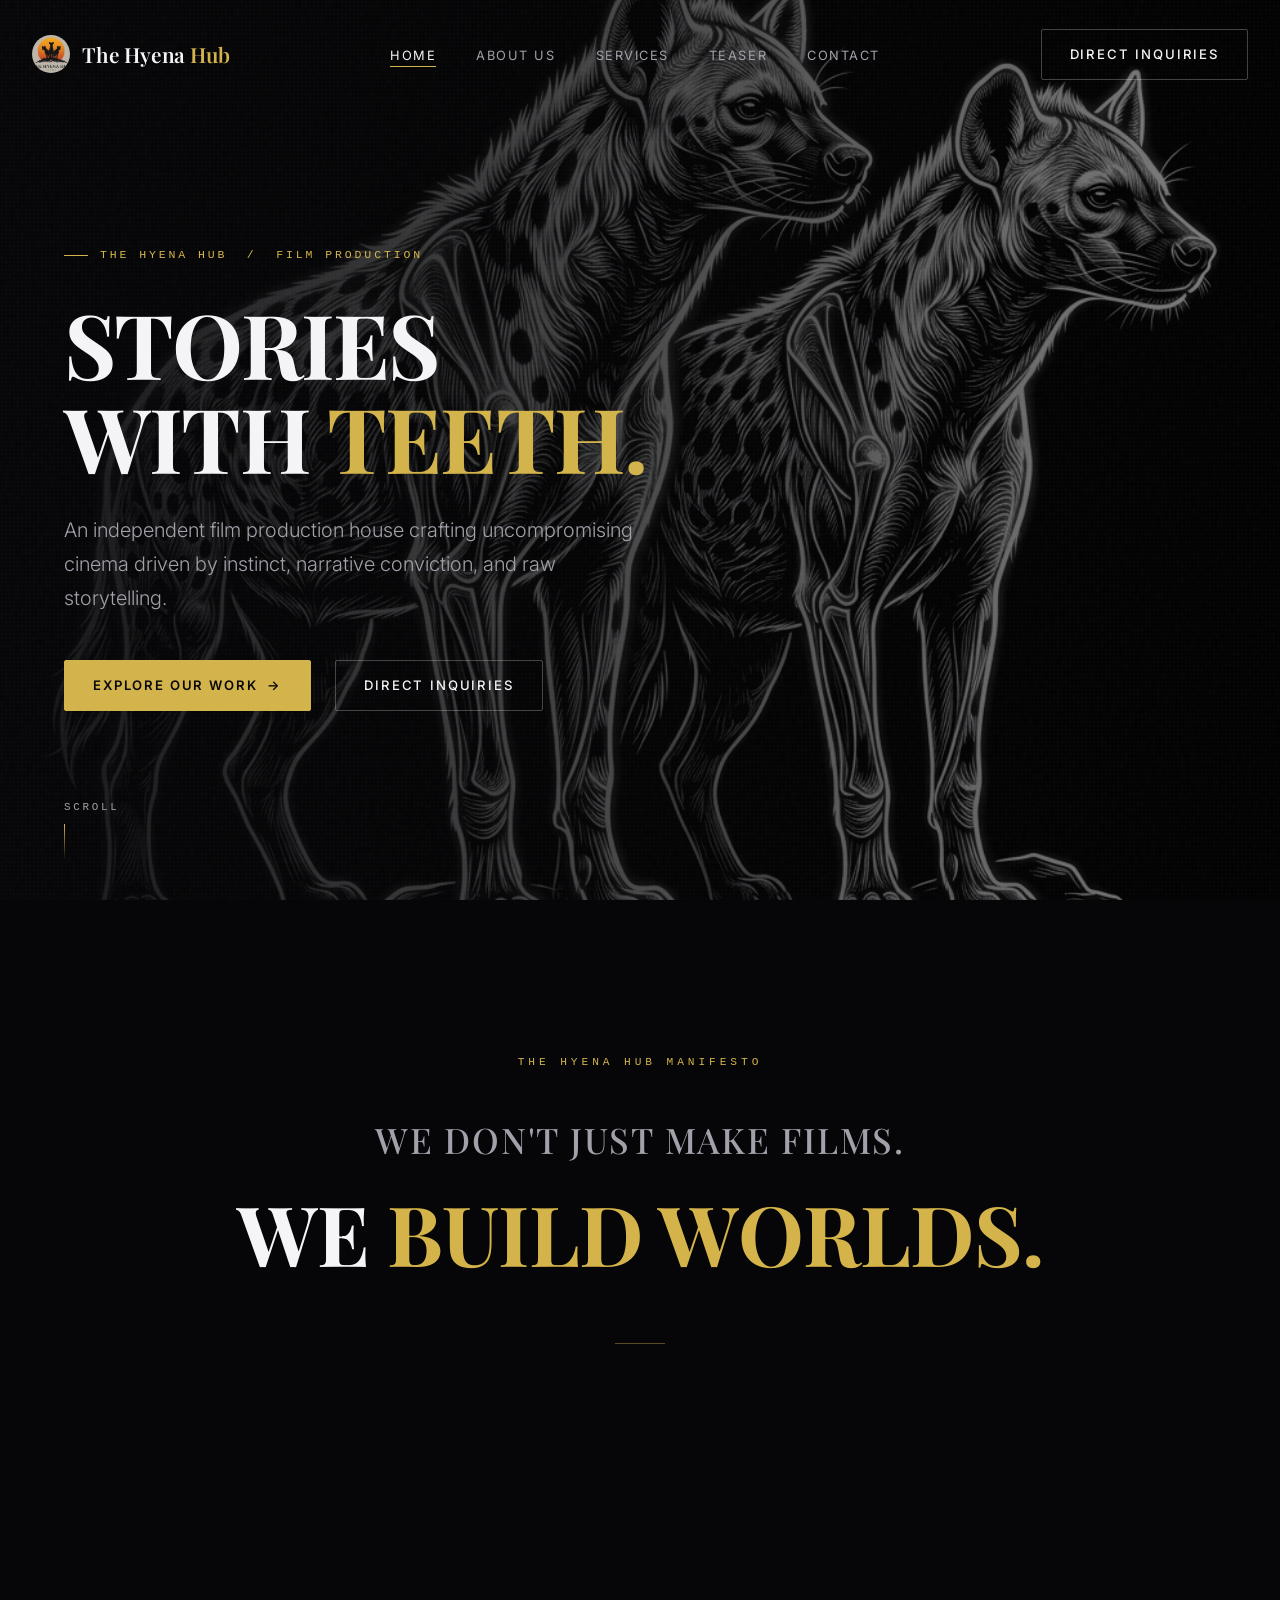
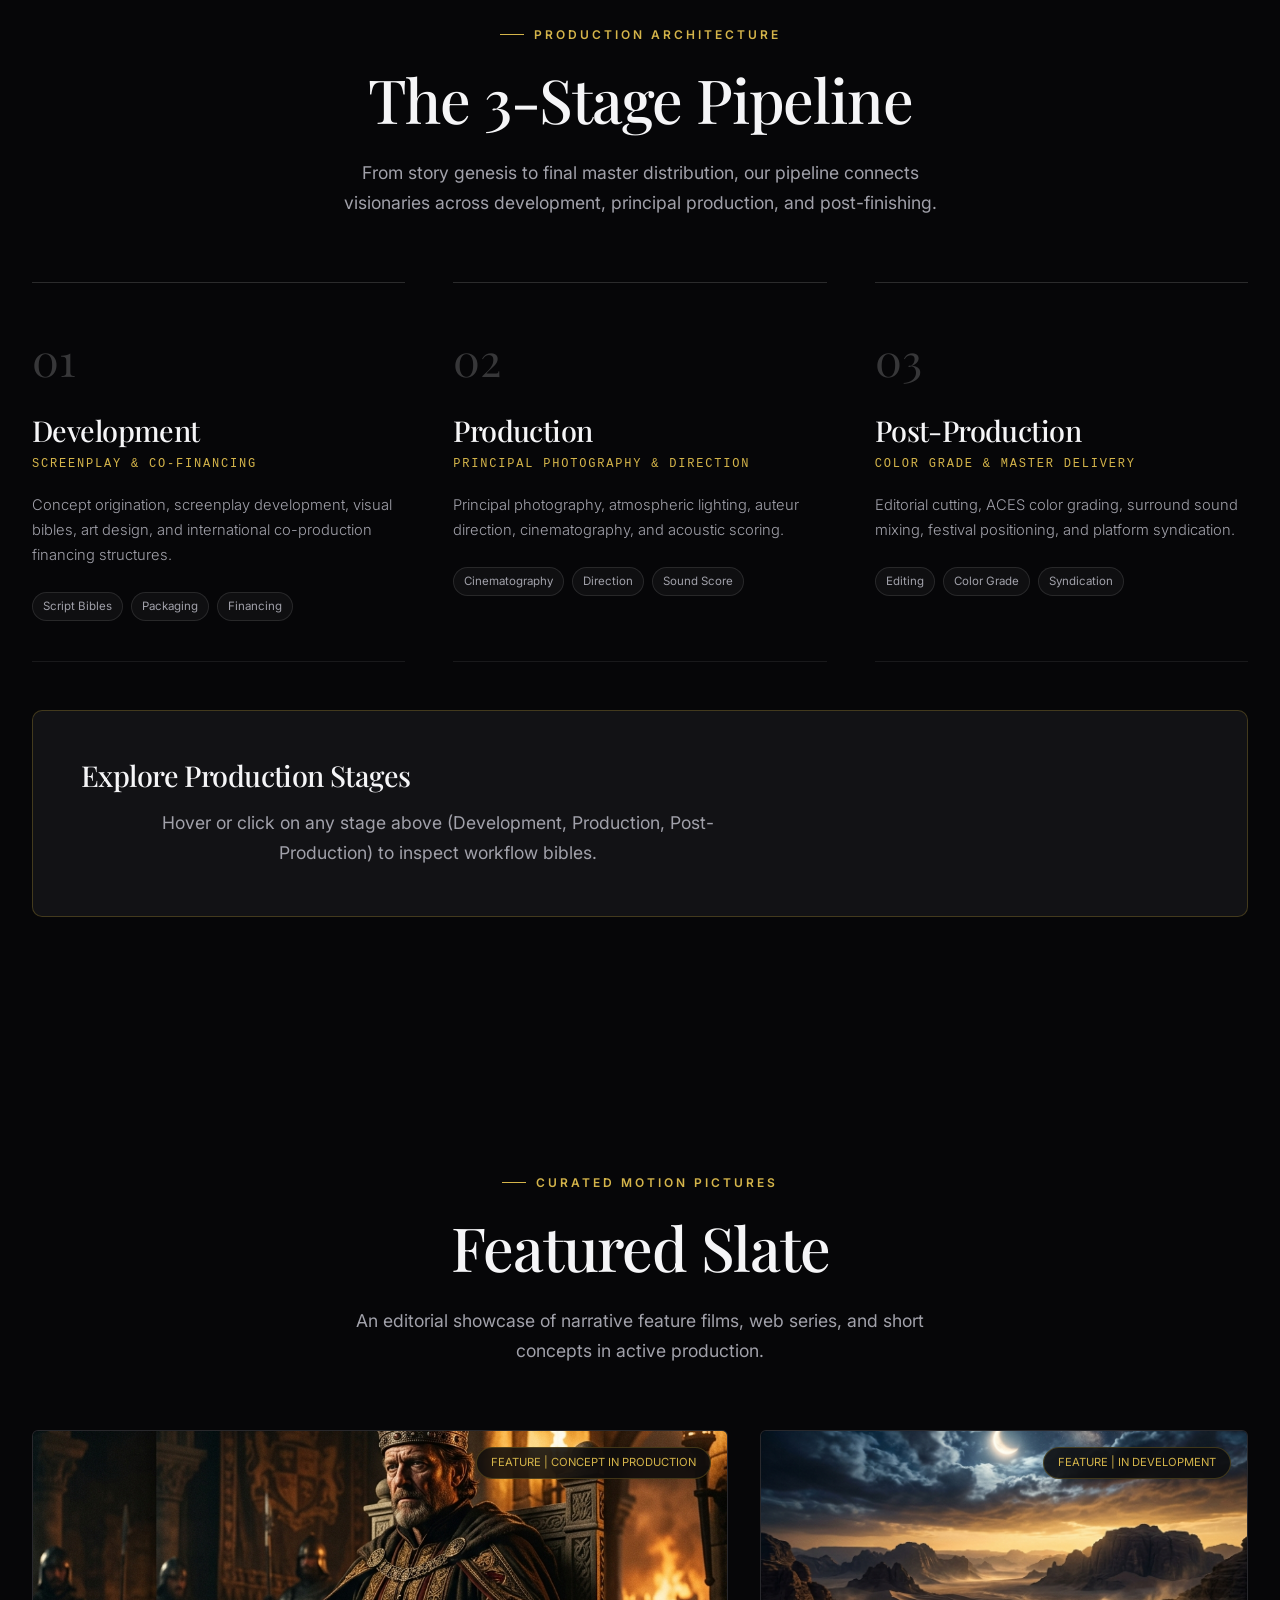
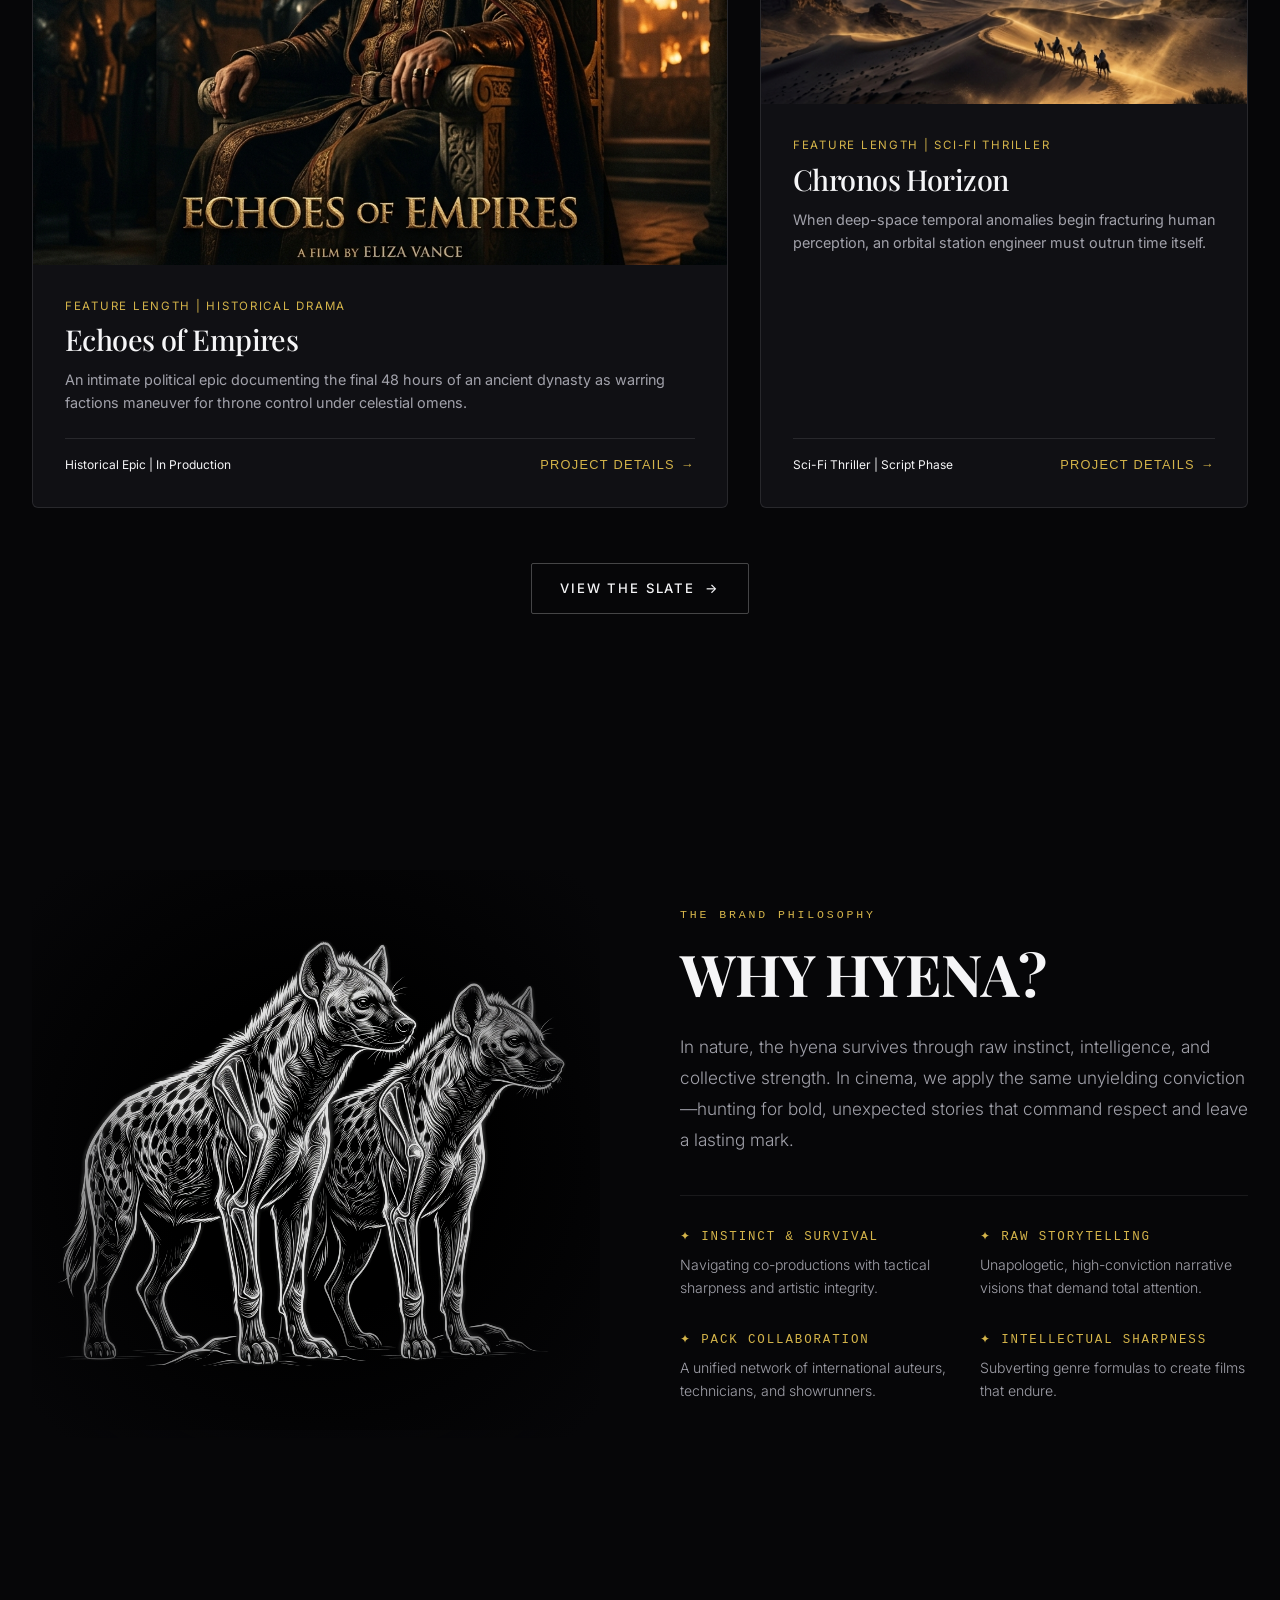
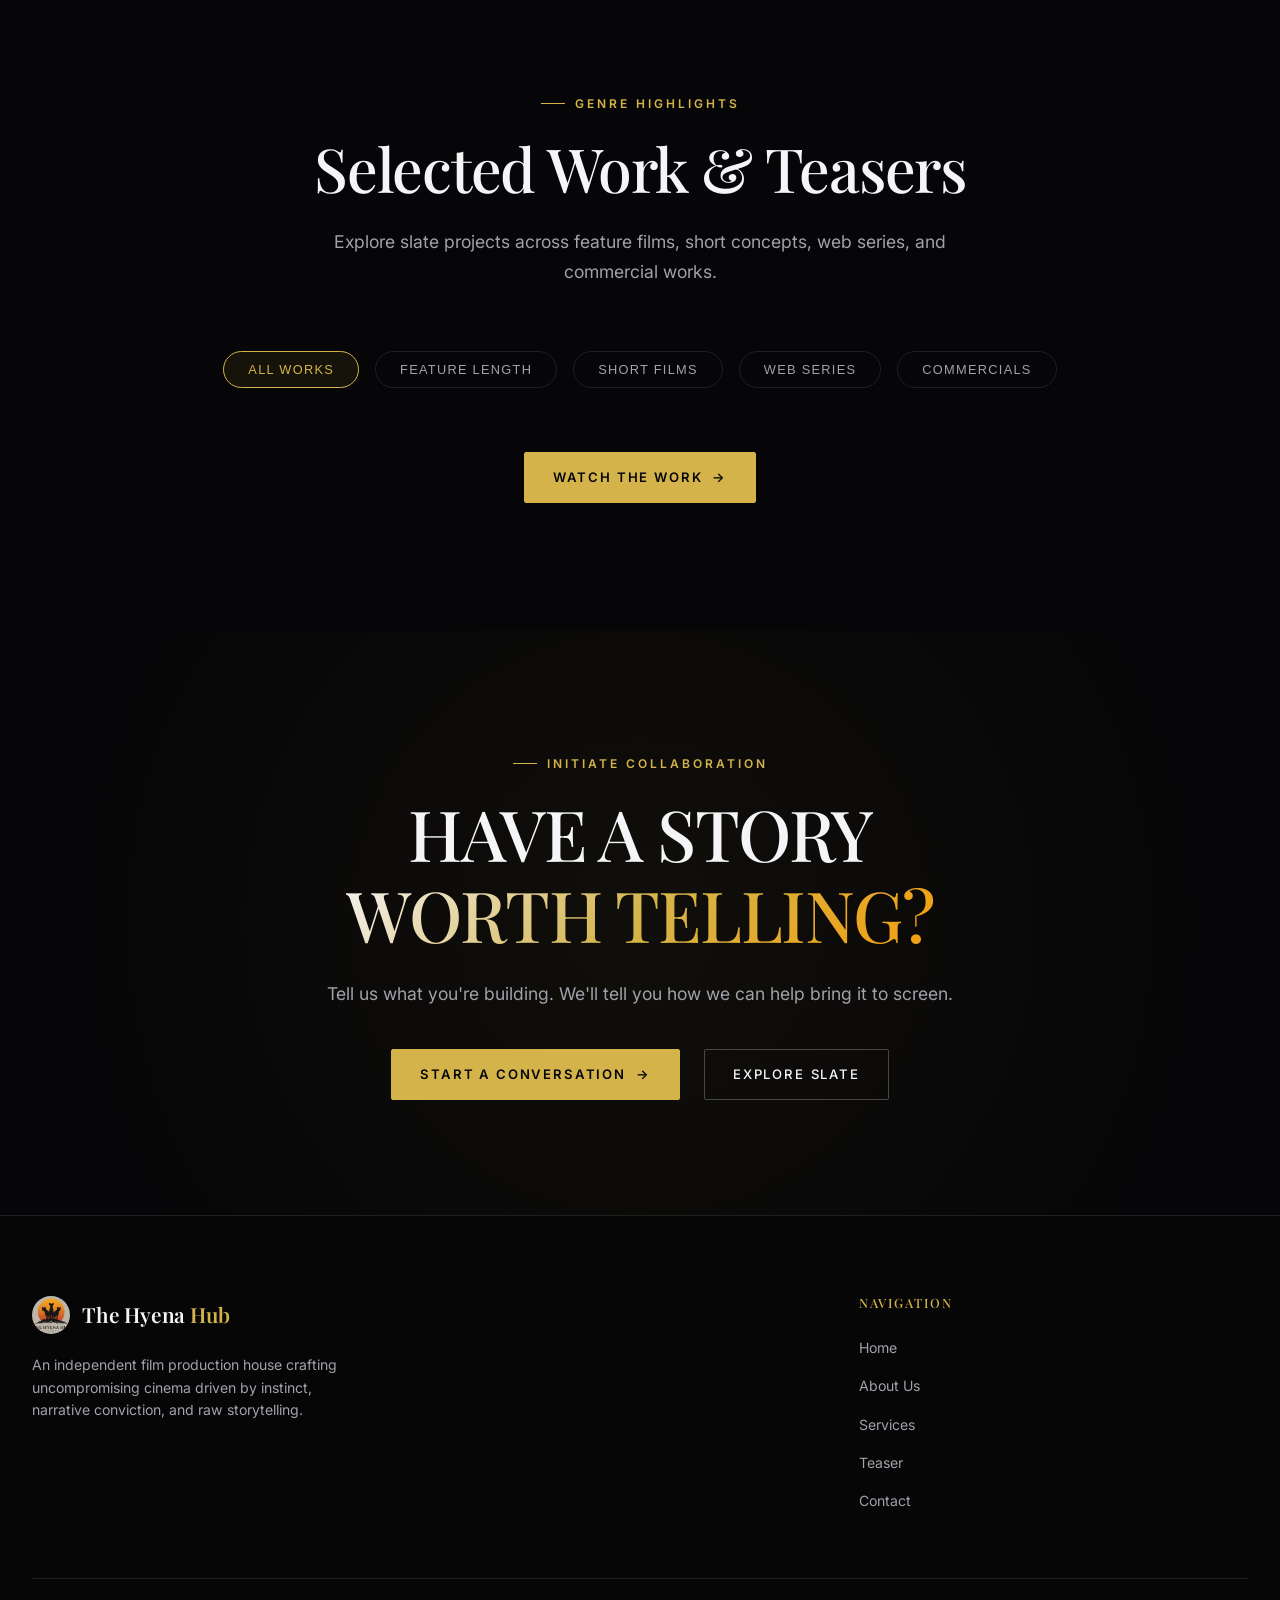
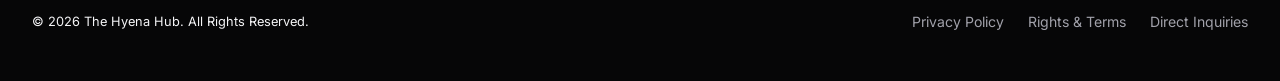
<file: index.html>
<!DOCTYPE html>
<html lang="en">
<head>
  <meta charset="UTF-8">
  <meta name="viewport" content="width=device-width, initial-scale=1.0">
  <title>The Hyena Hub — Film Production</title>
  <meta name="description" content="An independent film production house crafting uncompromising cinema driven by instinct, narrative conviction, and raw storytelling.">
  
  <!-- Open Graph Meta Tags -->
  <meta property="og:title" content="The Hyena Hub — Film Production">
  <meta property="og:description" content="An independent film production house crafting uncompromising cinema driven by instinct, narrative conviction, and raw storytelling.">
  <meta property="og:type" content="website">
  <meta property="og:image" content="assets/images/hero/hyenas.png">
  
  <!-- Google Fonts (Space Grotesk, Playfair Display, Inter) -->
  <link rel="preconnect" href="https://fonts.googleapis.com">
  <link rel="preconnect" href="https://fonts.gstatic.com" crossorigin>
  <link href="https://fonts.googleapis.com/css2?family=Inter:wght@300;400;500;600;700&family=Playfair+Display:ital,wght@0,500;0,600;0,700;1,400&family=Space+Grotesk:wght@400;500;600;700&display=swap" rel="stylesheet">
  
  <!-- Master Stylesheet -->
  <link rel="stylesheet" href="css/style.css">
  <link rel="icon" href="favicon.ico" type="image/x-icon">
</head>
<body>
  <!-- Global Cinematic Grain Overlay -->
  <div class="cinematic-grain-overlay"></div>

  <!-- ==========================================================================
       01 — NAVIGATION
       ========================================================================== -->
  <header class="navbar" id="navbar">
    <div class="nav-container">
      <a href="index.html" class="brand-logo" id="brandLogo">
        <img src="assets/images/logo/logo.png" id="appLogoBrand" alt="The Hyena Hub Logo">
        <span class="brand-text">The Hyena <span>Hub</span></span>
      </a>

      <ul class="nav-links">
        <li><a href="index.html" class="nav-link active">Home</a></li>
        <li><a href="about.html" class="nav-link">About Us</a></li>
        <li><a href="services.html" class="nav-link">Services</a></li>
        <li><a href="portfolio.html" class="nav-link">Teaser</a></li>
        <li><a href="contact.html" class="nav-link">Contact</a></li>
      </ul>

      <div class="nav-actions">
        <a href="inquiries.html" class="btn btn-outline-gold">Direct Inquiries</a>
        <button class="hamburger-btn" id="hamburgerBtn" aria-label="Toggle Navigation">
          <span></span>
          <span></span>
          <span></span>
        </button>
      </div>
    </div>
  </header>

  <!-- Mobile Navigation Drawer -->
  <div class="mobile-drawer" id="mobileDrawer">
    <ul class="mobile-nav-links">
      <li><a href="index.html" class="mobile-nav-link">Home</a></li>
      <li><a href="about.html" class="mobile-nav-link">About Us</a></li>
      <li><a href="services.html" class="mobile-nav-link">Services</a></li>
      <li><a href="portfolio.html" class="mobile-nav-link">Teaser</a></li>
      <li><a href="contact.html" class="mobile-nav-link">Contact</a></li>
    </ul>
    <a href="inquiries.html" class="btn btn-gold" style="width: 100%;">Direct Inquiries</a>
  </div>

  <!-- ==========================================================================
       02 — HERO
       ========================================================================== -->
  <section class="hero" id="home">
    <div class="hero-media-wrap">
      <img src="assets/images/hero/hyenas.png" alt="Hyenas Cinematic Visual" class="hero-backdrop-img">
      <div class="hero-overlay"></div>
    </div>

    <div class="hero-content">
      <div class="hero-meta-tag fade-in-up">
        THE HYENA HUB &nbsp;/&nbsp; FILM PRODUCTION
      </div>

      <h1 class="hero-title fade-in-up delay-1">
        STORIES <br>WITH <span class="text-gold-accent">TEETH.</span>
      </h1>
      
      <p class="hero-subtext fade-in-up delay-2">
        An independent film production house crafting uncompromising cinema driven by instinct, narrative conviction, and raw storytelling.
      </p>

      <div class="hero-cta-group fade-in-up delay-3">
        <a href="#slate" class="btn btn-gold">Explore Our Work <span class="btn-arrow">&rarr;</span></a>
        <a href="inquiries.html" class="btn btn-outline-gold">Direct Inquiries</a>
      </div>
    </div>

    <a href="#statement" class="scroll-indicator fade-in-up delay-4" aria-label="Scroll to Content">
      <span>Scroll</span>
      <div class="scroll-arrow"></div>
    </a>
  </section>

  <!-- ==========================================================================
       03 — BRAND STATEMENT
       ========================================================================== -->
  <section class="brand-statement-section" id="statement">
    <div class="statement-wrap fade-in-up">
      <span class="statement-tag">THE HYENA HUB MANIFESTO</span>
      <div class="editorial-headline-sub">WE DON'T JUST MAKE FILMS.</div>
      <h2 class="editorial-headline-main">
        WE <span class="text-gold-accent">BUILD WORLDS.</span>
      </h2>
      <div class="gold-divider-rule"></div>
    </div>
  </section>

  <!-- ==========================================================================
       04 — PRODUCTION PIPELINE
       ========================================================================== -->
  <section class="section" id="pipeline">
    <div class="container">
      <div class="section-header center fade-in-up">
        <span class="section-label">Production Architecture</span>
        <h2 class="section-title">The 3-Stage Pipeline</h2>
        <p class="section-subtitle">
          From story genesis to final master distribution, our pipeline connects visionaries across development, principal production, and post-finishing.
        </p>
      </div>

      <div class="pipeline-grid fade-in-up delay-1">
        <!-- Stage 1: Development -->
        <div class="pipeline-card" data-stage="1" tabindex="0" role="button">
          <div class="pipeline-card-header">
            <div class="pipeline-stage-number">01</div>
          </div>
          <h3 class="pipeline-card-title">Development</h3>
          <div class="pipeline-card-sub">Screenplay & Co-Financing</div>
          <p class="pipeline-card-desc">
            Concept origination, screenplay development, visual bibles, art design, and international co-production financing structures.
          </p>
          <div class="pipeline-tags">
            <span class="pipeline-tag">Script Bibles</span>
            <span class="pipeline-tag">Packaging</span>
            <span class="pipeline-tag">Financing</span>
          </div>
        </div>

        <!-- Stage 2: Production -->
        <div class="pipeline-card" data-stage="2" tabindex="0" role="button">
          <div class="pipeline-card-header">
            <div class="pipeline-stage-number">02</div>
          </div>
          <h3 class="pipeline-card-title">Production</h3>
          <div class="pipeline-card-sub">Principal Photography & Direction</div>
          <p class="pipeline-card-desc">
            Principal photography, atmospheric lighting, auteur direction, cinematography, and acoustic scoring.
          </p>
          <div class="pipeline-tags">
            <span class="pipeline-tag">Cinematography</span>
            <span class="pipeline-tag">Direction</span>
            <span class="pipeline-tag">Sound Score</span>
          </div>
        </div>

        <!-- Stage 3: Post-Production -->
        <div class="pipeline-card" data-stage="3" tabindex="0" role="button">
          <div class="pipeline-card-header">
            <div class="pipeline-stage-number">03</div>
          </div>
          <h3 class="pipeline-card-title">Post-Production</h3>
          <div class="pipeline-card-sub">Color Grade & Master Delivery</div>
          <p class="pipeline-card-desc">
            Editorial cutting, ACES color grading, surround sound mixing, festival positioning, and platform syndication.
          </p>
          <div class="pipeline-tags">
            <span class="pipeline-tag">Editing</span>
            <span class="pipeline-tag">Color Grade</span>
            <span class="pipeline-tag">Syndication</span>
          </div>
        </div>
      </div>

      <!-- Detail Panel -->
      <div class="pipeline-detail-panel fade-in-up delay-2" id="pipelineDetailPanel">
        <div>
          <h3 class="panel-title" id="pipelinePanelTitle">Explore Production Stages</h3>
          <p class="section-subtitle" id="pipelinePanelDesc">
            Hover or click on any stage above (Development, Production, Post-Production) to inspect workflow bibles.
          </p>
        </div>
      </div>
    </div>
  </section>

  <!-- ==========================================================================
       05 — FEATURED SLATE
       ========================================================================== -->
  <section class="section" id="slate">
    <div class="container">
      <div class="section-header center fade-in-up">
        <span class="section-label">Curated Motion Pictures</span>
        <h2 class="section-title">Featured Slate</h2>
        <p class="section-subtitle">
          An editorial showcase of narrative feature films, web series, and short concepts in active production.
        </p>
      </div>

      <div class="slate-grid fade-in-up delay-1">
        <!-- Film 1 -->
        <div class="slate-card span-7 tall" data-category="feature">
          <div class="slate-poster-wrap">
            <img src="assets/images/hero/slate_film1.png" alt="Echoes of Empires Poster" class="slate-poster-img" loading="lazy">
            <div class="slate-laurel-badge">
              FEATURE | CONCEPT IN PRODUCTION
            </div>
          </div>
          <div class="slate-card-body">
            <div class="slate-category-tag">Feature Length | Historical Drama</div>
            <h3 class="slate-film-title">Echoes of Empires</h3>
            <p class="slate-film-logline">
              An intimate political epic documenting the final 48 hours of an ancient dynasty as warring factions maneuver for throne control under celestial omens.
            </p>
            <div class="slate-card-footer">
              <span class="slate-meta-specs">Historical Epic | In Production</span>
              <button class="slate-action-link open-case-study" data-film="echoes-of-empires">
                Project Details <span class="btn-arrow">&rarr;</span>
              </button>
            </div>
          </div>
        </div>

        <!-- Film 2 -->
        <div class="slate-card span-5" data-category="feature">
          <div class="slate-poster-wrap">
            <img src="assets/images/hero/hero_cinematic.png" alt="Chronos Horizon Poster" class="slate-poster-img" loading="lazy">
            <div class="slate-laurel-badge">
              FEATURE | IN DEVELOPMENT
            </div>
          </div>
          <div class="slate-card-body">
            <div class="slate-category-tag">Feature Length | Sci-Fi Thriller</div>
            <h3 class="slate-film-title">Chronos Horizon</h3>
            <p class="slate-film-logline">
              When deep-space temporal anomalies begin fracturing human perception, an orbital station engineer must outrun time itself.
            </p>
            <div class="slate-card-footer">
              <span class="slate-meta-specs">Sci-Fi Thriller | Script Phase</span>
              <button class="slate-action-link open-case-study" data-film="chronos-horizon">
                Project Details <span class="btn-arrow">&rarr;</span>
              </button>
            </div>
          </div>
        </div>
      </div>

      <div style="text-align: center; margin-top: 3.5rem;">
        <a href="portfolio.html" class="btn btn-outline-gold">View The Slate <span class="btn-arrow">&rarr;</span></a>
      </div>
    </div>
  </section>

  <!-- ==========================================================================
       06 — HYENA PHILOSOPHY
       ========================================================================== -->
  <section class="hyena-philosophy-section" id="philosophy">
    <div class="philosophy-grid">
      <div class="hyena-imagery-wrap fade-in-up">
        <img src="assets/images/hero/hyenas.png" alt="Hyena Visual Metaphor" class="hyena-img">
        <div class="hyena-img-vignette"></div>
      </div>

      <div class="philosophy-content fade-in-up delay-1">
        <span class="philosophy-tag">THE BRAND PHILOSOPHY</span>
        <h2 class="philosophy-title">WHY HYENA?</h2>
        <p class="philosophy-desc">
          In nature, the hyena survives through raw instinct, intelligence, and collective strength. In cinema, we apply the same unyielding conviction—hunting for bold, unexpected stories that command respect and leave a lasting mark.
        </p>

        <div class="philosophy-traits">
          <div>
            <div class="trait-item-title">✦ INSTINCT & SURVIVAL</div>
            <div class="trait-item-desc">Navigating co-productions with tactical sharpness and artistic integrity.</div>
          </div>
          <div>
            <div class="trait-item-title">✦ RAW STORYTELLING</div>
            <div class="trait-item-desc">Unapologetic, high-conviction narrative visions that demand total attention.</div>
          </div>
          <div>
            <div class="trait-item-title">✦ PACK COLLABORATION</div>
            <div class="trait-item-desc">A unified network of international auteurs, technicians, and showrunners.</div>
          </div>
          <div>
            <div class="trait-item-title">✦ INTELLECTUAL SHARPNESS</div>
            <div class="trait-item-desc">Subverting genre formulas to create films that endure.</div>
          </div>
        </div>
      </div>
    </div>
  </section>

  <!-- ==========================================================================
       07 — SELECTED WORK / TEASERS
       ========================================================================== -->
  <section class="section" id="teasers">
    <div class="container">
      <div class="section-header center fade-in-up">
        <span class="section-label">Genre Highlights</span>
        <h2 class="section-title">Selected Work & Teasers</h2>
        <p class="section-subtitle">
          Explore slate projects across feature films, short concepts, web series, and commercial works.
        </p>
      </div>

      <div class="slate-filters fade-in-up delay-1">
        <button class="filter-btn active" data-filter="all">All Works</button>
        <button class="filter-btn" data-filter="feature">Feature Length</button>
        <button class="filter-btn" data-filter="short">Short Films</button>
        <button class="filter-btn" data-filter="series">Web Series</button>
        <button class="filter-btn" data-filter="commercial">Commercials</button>
      </div>

      <div style="text-align: center; margin-top: 2.5rem;" class="fade-in-up delay-2">
        <a href="portfolio.html" class="btn btn-gold">Watch The Work <span class="btn-arrow">&rarr;</span></a>
      </div>
    </div>
  </section>

  <!-- ==========================================================================
       08 — CALL TO ACTION
       ========================================================================== -->
  <section class="section" id="cta" style="background: radial-gradient(circle at center, rgba(212, 175, 55, 0.05) 0%, var(--color-cinematic-black) 80%); padding: clamp(6rem, 9vw, 9rem) 2rem; text-align: center;">
    <div class="container" style="max-width: 860px;">
      <span class="section-label fade-in-up">INITIATE COLLABORATION</span>
      <h2 class="section-title fade-in-up delay-1" style="font-size: clamp(2.5rem, 5.5vw, 4.5rem); text-transform: uppercase;">
        HAVE A STORY <br><span class="text-gradient-gold">WORTH TELLING?</span>
      </h2>
      <p class="section-subtitle fade-in-up delay-2" style="margin: 0 auto 2.5rem;">
        Tell us what you're building. We'll tell you how we can help bring it to screen.
      </p>

      <div class="fade-in-up delay-3" style="display: flex; gap: 1.5rem; justify-content: center; flex-wrap: wrap;">
        <a href="inquiries.html" class="btn btn-gold">Start a Conversation <span class="btn-arrow">&rarr;</span></a>
        <a href="portfolio.html" class="btn btn-outline-gold">Explore Slate</a>
      </div>
    </div>
  </section>

  <!-- ==========================================================================
       MODAL CASE STUDY DIALOG
       ========================================================================== -->
  <div class="modal-backdrop" id="modalBackdrop">
    <div class="modal-card">
      <button class="modal-close-btn" id="modalCloseBtn" aria-label="Close Dialog">&times;</button>
      
      <div class="modal-hero-frame">
        <img src="assets/images/hero/slate_film1.png" alt="Film Case Study Hero" class="modal-hero-img" id="modalHeroImg">
      </div>

      <div class="modal-content-body">
        <div class="modal-meta-row" id="modalCategory">Feature Length | Historical Drama</div>
        <h2 class="modal-title" id="modalTitle">Echoes of Empires</h2>
        <p class="section-subtitle" id="modalLogline" style="max-width: 100%;">
          An intimate political epic documenting the final 48 hours of an ancient dynasty as warring factions maneuver for throne control under celestial omens.
        </p>

        <div class="modal-specs-grid">
          <div>
            <div class="spec-box-label">Genre</div>
            <div class="spec-box-val" id="modalFormat">Historical Drama</div>
          </div>
          <div>
            <div class="spec-box-label">Status</div>
            <div class="spec-box-val" id="modalStatus">Concept in Production</div>
          </div>
        </div>

        <p style="font-size: 0.88rem; color: var(--color-text-muted); margin-bottom: 1.5rem;" id="modalDirector">
          Production Studio: The Hyena Hub | Script Phase 2026
        </p>

        <div style="display: flex; gap: 1rem;">
          <a href="portfolio.html#theater" class="btn btn-gold">Screen Details</a>
          <button class="btn btn-outline-gold" id="closeModalActionBtn">Close</button>
        </div>
      </div>
    </div>
  </div>

  <!-- ==========================================================================
       09 — FOOTER
       ========================================================================== -->
  <footer class="footer">
    <div class="container">
      <div class="footer-grid">
        <div>
          <a href="index.html" class="brand-logo">
            <img src="assets/images/logo/logo.png" class="app-logo-brand" alt="The Hyena Hub Logo">
            <span class="brand-text">The Hyena <span>Hub</span></span>
          </a>
          <p class="footer-brand-desc">
            An independent film production house crafting uncompromising cinema driven by instinct, narrative conviction, and raw storytelling.
          </p>
        </div>

        <div>
          <h4 class="footer-col-title">Navigation</h4>
          <ul class="footer-links">
            <li><a href="index.html" class="footer-link">Home</a></li>
            <li><a href="about.html" class="footer-link">About Us</a></li>
            <li><a href="services.html" class="footer-link">Services</a></li>
            <li><a href="portfolio.html" class="footer-link">Teaser</a></li>
            <li><a href="contact.html" class="footer-link">Contact</a></li>
          </ul>
        </div>
      </div>

      <div class="footer-bottom">
        <div>&copy; 2026 The Hyena Hub. All Rights Reserved.</div>
        <div style="display: flex; gap: 1.5rem;">
          <a href="pages/privacy.html" class="footer-link">Privacy Policy</a>
          <a href="pages/terms.html" class="footer-link">Rights & Terms</a>
          <a href="inquiries.html" class="footer-link">Direct Inquiries</a>
        </div>
      </div>
    </div>
  </footer>

  <!-- Main Modular JS Engine -->
  <script type="module" src="js/main.js"></script>
</body>
</html>
</file>
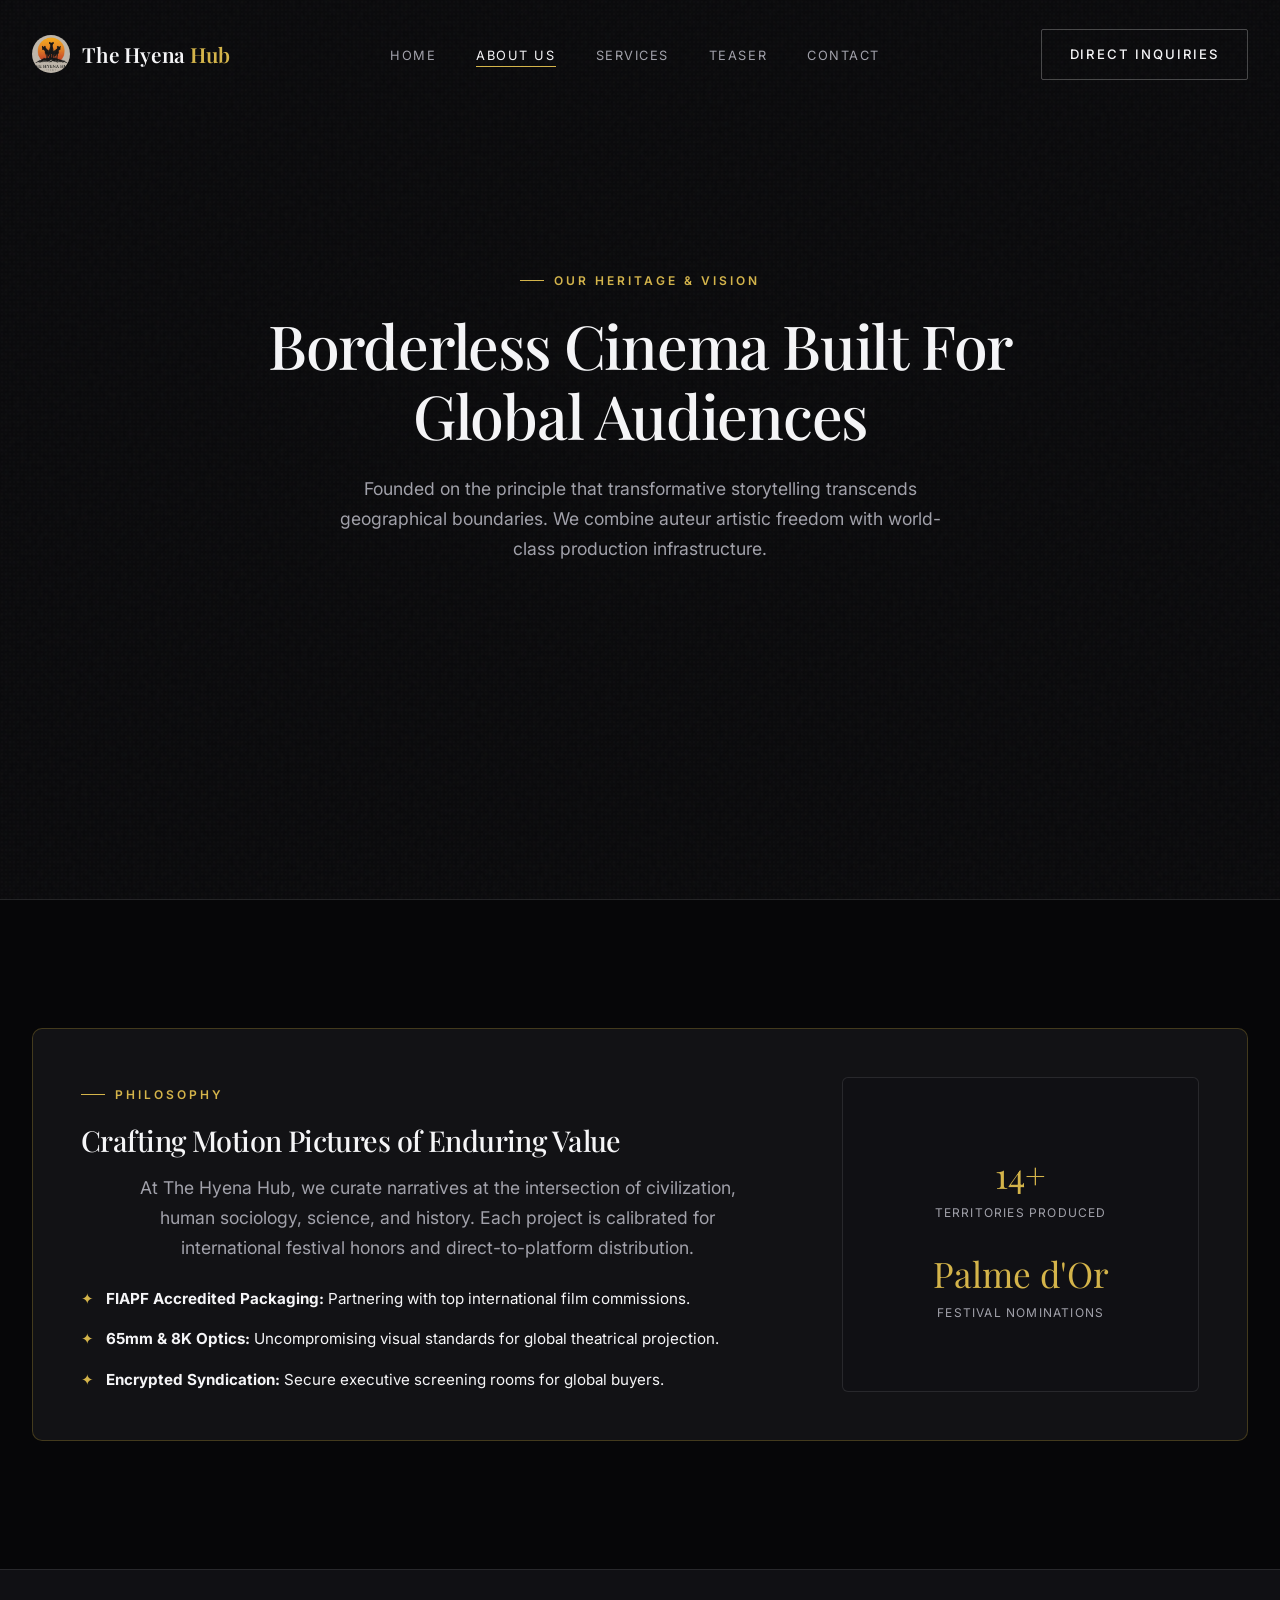
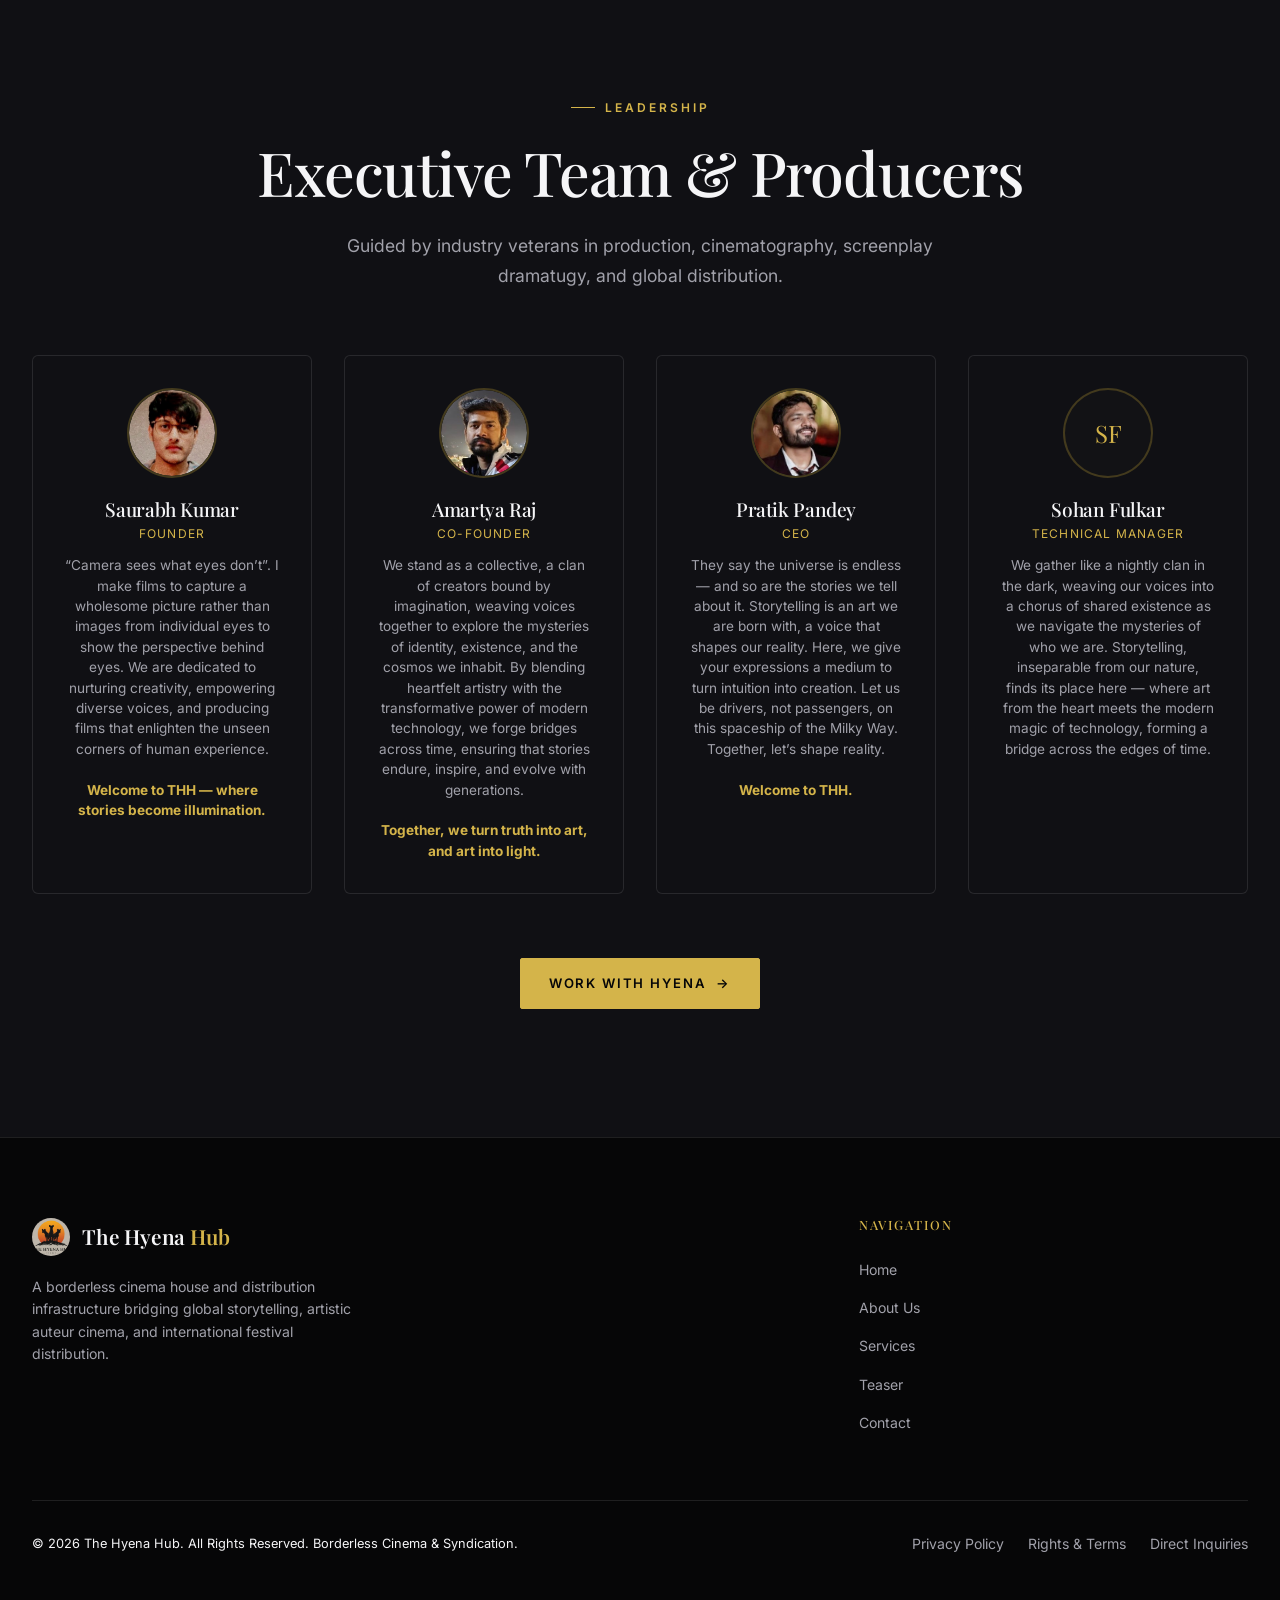
<file: about.html>
<!DOCTYPE html>
<html lang="en">
<head>
  <meta charset="UTF-8">
  <meta name="viewport" content="width=device-width, initial-scale=1.0">
  <title>About — The Hyena Hub</title>
  <meta name="description" content="Learn about The Hyena Hub, an independent cinema production house bringing together visionaries across civilization, culture, science, sociology, and history.">
  
  <!-- Open Graph Meta Tags -->
  <meta property="og:title" content="About — The Hyena Hub">
  <meta property="og:description" content="Learn about The Hyena Hub, an independent cinema production house bringing together visionaries across civilization, culture, science, sociology, and history.">
  <meta property="og:type" content="website">
  <meta property="og:image" content="assets/images/hero/hyenas.png">
  
  <!-- Google Fonts (Space Grotesk, Playfair Display, Inter) -->
  <link rel="preconnect" href="https://fonts.googleapis.com">
  <link rel="preconnect" href="https://fonts.gstatic.com" crossorigin>
  <link href="https://fonts.googleapis.com/css2?family=Inter:wght@300;400;500;600;700&family=Playfair+Display:ital,wght@0,500;0,600;0,700;1,400&family=Space+Grotesk:wght@400;500;600;700&display=swap" rel="stylesheet">
  
  <link rel="stylesheet" href="css/style.css">
  <link rel="icon" href="favicon.ico" type="image/x-icon">
</head>
<body>
  <!-- Global Cinematic Grain Overlay -->
  <div class="cinematic-grain-overlay"></div>

  <!-- NAVBAR -->
  <header class="navbar" id="navbar">
    <div class="nav-container">
      <a href="index.html" class="brand-logo">
        <img src="assets/images/logo/logo.png" alt="The Hyena Hub Logo">
        <span class="brand-text">The Hyena <span>Hub</span></span>
      </a>

      <ul class="nav-links">
        <li><a href="index.html" class="nav-link">Home</a></li>
        <li><a href="about.html" class="nav-link active">About Us</a></li>
        <li><a href="services.html" class="nav-link">Services</a></li>
        <li><a href="portfolio.html" class="nav-link">Teaser</a></li>
        <li><a href="contact.html" class="nav-link">Contact</a></li>
      </ul>

      <div class="nav-actions">
        <a href="inquiries.html" class="btn btn-outline-gold">Direct Inquiries</a>
        <button class="hamburger-btn" id="hamburgerBtn" aria-label="Toggle Navigation">
          <span></span>
          <span></span>
          <span></span>
        </button>
      </div>
    </div>
  </header>

  <div class="mobile-drawer" id="mobileDrawer">
    <ul class="mobile-nav-links">
      <li><a href="index.html" class="mobile-nav-link">Home</a></li>
      <li><a href="about.html" class="mobile-nav-link">About Us</a></li>
      <li><a href="services.html" class="mobile-nav-link">Services</a></li>
      <li><a href="portfolio.html" class="mobile-nav-link">Teaser</a></li>
      <li><a href="contact.html" class="mobile-nav-link">Contact</a></li>
    </ul>
    <a href="inquiries.html" class="btn btn-gold" style="width: 100%;">Direct Inquiries</a>
  </div>

  <!-- ABOUT HERO HEADER -->
  <section class="section about-hero-section">
    <!-- Full background video layer -->
    <div class="about-hero-media-wrap">
      <video autoplay loop muted playsinline class="about-hero-bg-video">
        <source src="assets/videos/Create_a_walking_video_them_th.mp4" type="video/mp4" />
      </video>
      <div class="about-hero-overlay"></div>
    </div>

    <div class="container about-hero-content">
      <div class="section-header center fade-in-up">
        <span class="section-label">Our Heritage & Vision</span>
        <h1 class="section-title">Borderless Cinema Built For Global Audiences</h1>
        <p class="section-subtitle">
          Founded on the principle that transformative storytelling transcends geographical boundaries. We combine auteur artistic freedom with world-class production infrastructure.
        </p>
      </div>
    </div>
  </section>

  <!-- VISION & PHILOSOPHY SECTION -->
  <section class="section">
    <div class="container">
      <div class="pipeline-detail-panel fade-in-up" style="margin-top: 0;">
        <div>
          <span class="section-label">Philosophy</span>
          <h2 class="panel-title">Crafting Motion Pictures of Enduring Value</h2>
          <p class="section-subtitle">
            At The Hyena Hub, we curate narratives at the intersection of civilization, human sociology, science, and history. Each project is calibrated for international festival honors and direct-to-platform distribution.
          </p>
          <ul class="panel-bullets">
            <li class="panel-bullet-item">
              <div class="panel-bullet-icon">✦</div>
              <span><strong>FIAPF Accredited Packaging:</strong> Partnering with top international film commissions.</span>
            </li>
            <li class="panel-bullet-item">
              <div class="panel-bullet-icon">✦</div>
              <span><strong>65mm & 8K Optics:</strong> Uncompromising visual standards for global theatrical projection.</span>
            </li>
            <li class="panel-bullet-item">
              <div class="panel-bullet-icon">✦</div>
              <span><strong>Encrypted Syndication:</strong> Secure executive screening rooms for global buyers.</span>
            </li>
          </ul>
        </div>

        <div class="panel-stat-box">
          <div class="stat-item">
            <div class="stat-value">14+</div>
            <div class="stat-label">Territories Produced</div>
          </div>
          <div class="stat-item">
            <div class="stat-value">Palme d'Or</div>
            <div class="stat-label">Festival Nominations</div>
          </div>
        </div>
      </div>
    </div>
  </section>

  <!-- EXECUTIVE LEADERSHIP TEAM SECTION -->
  <section class="section" style="background: var(--color-obsidian-surface); border-top: 1px solid var(--color-border);">
    <div class="container">
      <div class="section-header center fade-in-up">
        <span class="section-label">Leadership</span>
        <h2 class="section-title">Executive Team & Producers</h2>
        <p class="section-subtitle">
          Guided by industry veterans in production, cinematography, screenplay dramatugy, and global distribution.
        </p>
      </div>

      <div class="team-grid fade-in-up delay-1">
        <div class="team-card">
          <div class="team-avatar">
            <img src="assets/images/team/saurabh-kumar.jpg" alt="Saurabh Kumar">
          </div>
          <h3 class="team-name">Saurabh Kumar</h3>
          <div class="team-role">Founder</div>
          <p class="team-bio">“Camera sees what eyes don’t”. I make films to capture a wholesome picture rather than images from individual eyes to show the perspective behind eyes. We are dedicated to nurturing creativity, empowering diverse voices, and producing films that enlighten the unseen corners of human experience.<br><br><strong style="color: var(--color-gold);">Welcome to THH — where stories become illumination.</strong></p>
        </div>

        <div class="team-card">
          <div class="team-avatar">
            <img src="assets/images/team/amartya-raj.jpg" alt="Amartya Raj">
          </div>
          <h3 class="team-name">Amartya Raj</h3>
          <div class="team-role">Co-Founder</div>
          <p class="team-bio">We stand as a collective, a clan of creators bound by imagination, weaving voices together to explore the mysteries of identity, existence, and the cosmos we inhabit. By blending heartfelt artistry with the transformative power of modern technology, we forge bridges across time, ensuring that stories endure, inspire, and evolve with generations.<br><br><strong style="color: var(--color-gold);">Together, we turn truth into art, and art into light.</strong></p>
        </div>

        <div class="team-card">
          <div class="team-avatar">
            <img src="assets/images/team/pratik-pandey.jpg" alt="Pratik Pandey">
          </div>
          <h3 class="team-name">Pratik Pandey</h3>
          <div class="team-role">CEO</div>
          <p class="team-bio">They say the universe is endless — and so are the stories we tell about it. Storytelling is an art we are born with, a voice that shapes our reality. Here, we give your expressions a medium to turn intuition into creation. Let us be drivers, not passengers, on this spaceship of the Milky Way. Together, let’s shape reality.<br><br><strong style="color: var(--color-gold);">Welcome to THH.</strong></p>
        </div>

        <div class="team-card">
          <div class="team-avatar">SF</div>
          <h3 class="team-name">Sohan Fulkar</h3>
          <div class="team-role">Technical Manager</div>
          <p class="team-bio">We gather like a nightly clan in the dark, weaving our voices into a chorus of shared existence as we navigate the mysteries of who we are. Storytelling, inseparable from our nature, finds its place here — where art from the heart meets the modern magic of technology, forming a bridge across the edges of time.</p>
        </div>
      </div>

      <div style="text-align: center; margin-top: 4rem;">
        <a href="inquiries.html" class="btn btn-gold">Work With Hyena <span class="btn-arrow">&rarr;</span></a>
      </div>
    </div>
  </section>

  <!-- FOOTER -->
  <footer class="footer">
    <div class="container">
      <div class="footer-grid">
        <div>
          <a href="index.html" class="brand-logo">
            <img src="assets/images/logo/logo.png" class="app-logo-brand" alt="The Hyena Hub Logo">
            <span class="brand-text">The Hyena <span>Hub</span></span>
          </a>
          <p class="footer-brand-desc">
            A borderless cinema house and distribution infrastructure bridging global storytelling, artistic auteur cinema, and international festival distribution.
          </p>
        </div>

        <div>
          <h4 class="footer-col-title">Navigation</h4>
          <ul class="footer-links">
            <li><a href="index.html" class="footer-link">Home</a></li>
            <li><a href="about.html" class="footer-link">About Us</a></li>
            <li><a href="services.html" class="footer-link">Services</a></li>
            <li><a href="portfolio.html" class="footer-link">Teaser</a></li>
            <li><a href="contact.html" class="footer-link">Contact</a></li>
          </ul>
        </div>

      </div>

      <div class="footer-bottom">
        <div>&copy; 2026 The Hyena Hub. All Rights Reserved. Borderless Cinema & Syndication.</div>
        <div style="display: flex; gap: 1.5rem;">
          <a href="pages/privacy.html" class="footer-link">Privacy Policy</a>
          <a href="pages/terms.html" class="footer-link">Rights & Terms</a>
          <a href="inquiries.html" class="footer-link">Direct Inquiries</a>
        </div>
      </div>
    </div>
  </footer>

  <script type="module" src="js/main.js"></script>
</body>
</html>
</file>
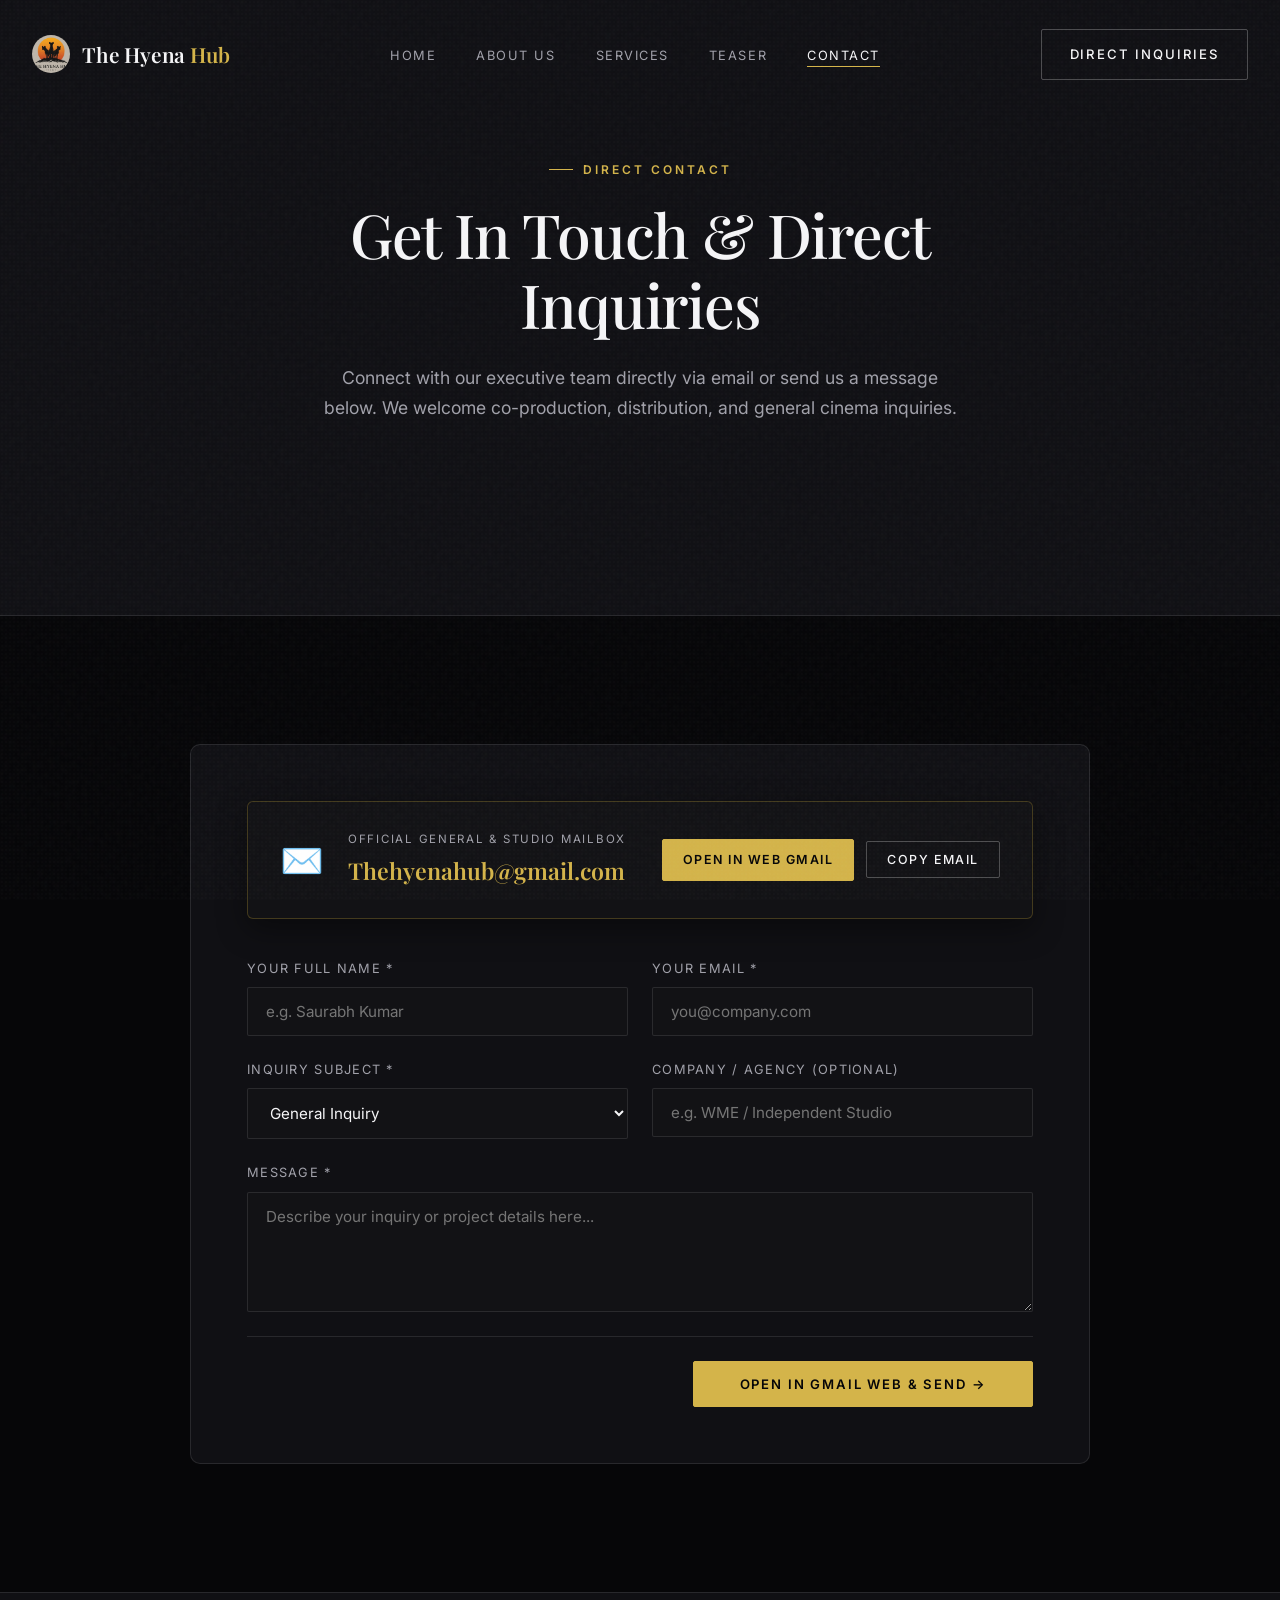
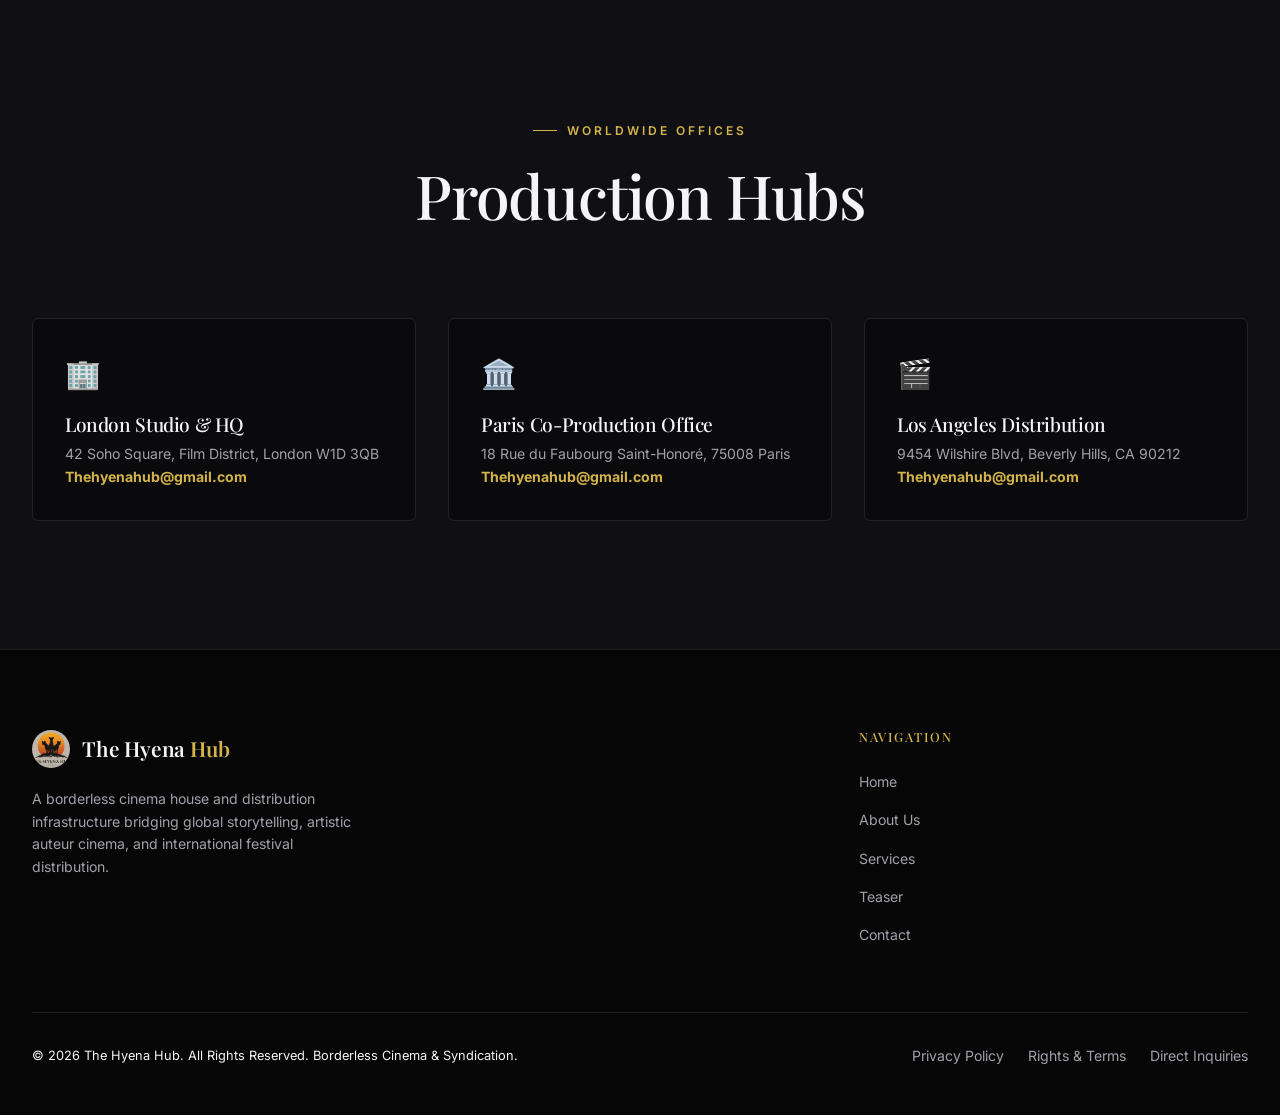
<file: contact.html>
<!DOCTYPE html>
<html lang="en">
<head>
  <meta charset="UTF-8">
  <meta name="viewport" content="width=device-width, initial-scale=1.0">
  <title>Contact — The Hyena Hub</title>
  <meta name="description" content="Contact The Hyena Hub directly via email at Thehyenahub@gmail.com for film production, co-financing, and distribution inquiries.">
  
  <!-- Open Graph Meta Tags -->
  <meta property="og:title" content="Contact — The Hyena Hub">
  <meta property="og:description" content="Contact The Hyena Hub directly via email at Thehyenahub@gmail.com for film production, co-financing, and distribution inquiries.">
  <meta property="og:type" content="website">
  <meta property="og:image" content="assets/images/hero/hyenas.png">
  
  <!-- Google Fonts (Space Grotesk, Playfair Display, Inter) -->
  <link rel="preconnect" href="https://fonts.googleapis.com">
  <link rel="preconnect" href="https://fonts.gstatic.com" crossorigin>
  <link href="https://fonts.googleapis.com/css2?family=Inter:wght@300;400;500;600;700&family=Playfair+Display:ital,wght@0,500;0,600;0,700;1,400&family=Space+Grotesk:wght@400;500;600;700&display=swap" rel="stylesheet">
  
  <link rel="stylesheet" href="css/style.css">
  <link rel="icon" href="favicon.ico" type="image/x-icon">
</head>
<body>
  <!-- Global Cinematic Grain Overlay -->
  <div class="cinematic-grain-overlay"></div>

  <!-- NAVBAR -->
  <header class="navbar" id="navbar">
    <div class="nav-container">
      <a href="index.html" class="brand-logo">
        <img src="assets/images/logo/logo.png" alt="The Hyena Hub Logo">
        <span class="brand-text">The Hyena <span>Hub</span></span>
      </a>

      <ul class="nav-links">
        <li><a href="index.html" class="nav-link">Home</a></li>
        <li><a href="about.html" class="nav-link">About Us</a></li>
        <li><a href="services.html" class="nav-link">Services</a></li>
        <li><a href="portfolio.html" class="nav-link">Teaser</a></li>
        <li><a href="contact.html" class="nav-link active">Contact</a></li>
      </ul>

      <div class="nav-actions">
        <a href="inquiries.html" class="btn btn-outline-gold">Direct Inquiries</a>
        <button class="hamburger-btn" id="hamburgerBtn" aria-label="Toggle Navigation">
          <span></span>
          <span></span>
          <span></span>
        </button>
      </div>
    </div>
  </header>

  <div class="mobile-drawer" id="mobileDrawer">
    <ul class="mobile-nav-links">
      <li><a href="index.html" class="mobile-nav-link">Home</a></li>
      <li><a href="about.html" class="mobile-nav-link">About Us</a></li>
      <li><a href="services.html" class="mobile-nav-link">Services</a></li>
      <li><a href="portfolio.html" class="mobile-nav-link">Teaser</a></li>
      <li><a href="contact.html" class="mobile-nav-link">Contact</a></li>
    </ul>
    <a href="inquiries.html" class="btn btn-gold" style="width: 100%;">Direct Inquiries</a>
  </div>

  <!-- CONTACT HERO HEADER -->
  <section class="section" style="padding-top: 10rem; background: var(--color-obsidian-surface); border-bottom: 1px solid var(--color-border);">
    <div class="container">
      <div class="section-header center fade-in-up">
        <span class="section-label">Direct Contact</span>
        <h1 class="section-title">Get In Touch & Direct Inquiries</h1>
        <p class="section-subtitle">
          Connect with our executive team directly via email or send us a message below. We welcome co-production, distribution, and general cinema inquiries.
        </p>
      </div>
    </div>
  </section>

  <!-- DIRECT CONTACT SECTION -->
  <section class="section" id="intake">
    <div class="container">
      
      <div class="intake-wrapper fade-in-up" style="margin-top: 0;">
        
        <!-- Gmail Direct Highlight Box -->
        <div class="gmail-highlight-box">
          <div class="gmail-badge-icon">✉️</div>
          <div class="gmail-info">
            <span class="gmail-label">Official General & Studio Mailbox</span>
            <a href="https://mail.google.com/mail/?view=cm&fs=1&to=Thehyenahub@gmail.com" target="_blank" class="gmail-address">Thehyenahub@gmail.com</a>
          </div>
          <div class="gmail-actions">
            <a href="https://mail.google.com/mail/?view=cm&fs=1&to=Thehyenahub@gmail.com" target="_blank" class="btn btn-gold btn-sm" id="btnOpenGmailWeb">Open in Web Gmail</a>
            <button type="button" class="btn btn-outline-gold btn-sm" id="btnCopyGmail">Copy Email</button>
          </div>
        </div>

        <!-- Direct Contact Form -->
        <form id="directContactForm" style="margin-top: 2.5rem;">
          <div class="form-grid-2">
            <div class="form-group">
              <label class="form-label" for="contactName">Your Full Name *</label>
              <input type="text" id="contactName" class="form-input" placeholder="e.g. Saurabh Kumar" required>
            </div>
            <div class="form-group">
              <label class="form-label" for="contactEmail">Your Email *</label>
              <input type="email" id="contactEmail" class="form-input" placeholder="you@company.com" required>
            </div>
          </div>

          <div class="form-grid-2">
            <div class="form-group">
              <label class="form-label" for="inquiryType">Inquiry Subject *</label>
              <select id="inquiryType" class="form-select" required>
                <option value="General Inquiry">General Inquiry</option>
                <option value="Co-Production & Financing">Co-Production & Financing</option>
                <option value="Distribution & Platform Syndication">Distribution & Platform Syndication</option>
                <option value="Private Theater Screening">Private Theater Screening</option>
                <option value="Press & Media">Press & Media</option>
              </select>
            </div>
            <div class="form-group">
              <label class="form-label" for="contactCompany">Company / Agency (Optional)</label>
              <input type="text" id="contactCompany" class="form-input" placeholder="e.g. WME / Independent Studio">
            </div>
          </div>

          <div class="form-group">
            <label class="form-label" for="contactMessage">Message *</label>
            <textarea id="contactMessage" class="form-textarea" placeholder="Describe your inquiry or project details here..." required></textarea>
          </div>

          <div class="form-actions-row" style="margin-top: 1.5rem; justify-content: flex-end;">
            <button type="submit" class="btn btn-gold" style="width: 100%; max-width: 340px;">Open in Gmail Web & Send →</button>
          </div>
        </form>

        <!-- CONFIRMATION PANEL -->
        <div class="confirmation-screen" id="contactConfirmPanel" style="display: none;">
          <div class="confirmation-icon-circle">✓</div>
          <h3 class="panel-title">Message Prepared for Gmail</h3>
          <p class="section-subtitle" style="margin: 0 auto; max-width: 580px;">
            Your message has been opened directly in your browser's active Gmail account for <strong style="color: var(--color-gold);">Thehyenahub@gmail.com</strong>.
          </p>
          <div class="ticket-box">
            <div style="font-size: 0.75rem; text-transform: uppercase; color: var(--color-text-dark); margin-bottom: 4px;">Direct Mailbox Reference</div>
            <div class="ticket-number" id="contactTicketRef">HYN-2026-GMAIL</div>
          </div>
          <p style="font-size: 0.85rem; color: var(--color-text-muted); margin-bottom: 1.5rem;">
            If your browser blocked the new tab, select your preferred mail composer below:
          </p>
          <div style="display: flex; gap: 1rem; justify-content: center; flex-wrap: wrap;">
            <a href="#" target="_blank" class="btn btn-gold" id="btnConfirmGmailWeb">Open Web Gmail</a>
            <a href="#" target="_blank" class="btn btn-outline-gold" id="btnConfirmOutlookWeb">Open Web Outlook</a>
            <button type="button" class="btn btn-charcoal" id="btnResetContactForm">Send Another Message</button>
          </div>
        </div>

      </div>

    </div>
  </section>

  <!-- STUDIO LOCATIONS & DIRECT CONTACT -->
  <section class="section" style="background: var(--color-obsidian-surface); border-top: 1px solid var(--color-border);">
    <div class="container">
      <div class="section-header center fade-in-up">
        <span class="section-label">Worldwide Offices</span>
        <h2 class="section-title">Production Hubs</h2>
      </div>

      <div class="theater-syndication-features fade-in-up delay-1">
        <div class="syndication-item">
          <div class="syndication-icon">🏢</div>
          <h3 class="syndication-title">London Studio & HQ</h3>
          <p class="syndication-desc">
            42 Soho Square, Film District, London W1D 3QB<br>
            <strong style="color: var(--color-gold);">Thehyenahub@gmail.com</strong>
          </p>
        </div>

        <div class="syndication-item">
          <div class="syndication-icon">🏛️</div>
          <h3 class="syndication-title">Paris Co-Production Office</h3>
          <p class="syndication-desc">
            18 Rue du Faubourg Saint-Honoré, 75008 Paris<br>
            <strong style="color: var(--color-gold);">Thehyenahub@gmail.com</strong>
          </p>
        </div>

        <div class="syndication-item">
          <div class="syndication-icon">🎬</div>
          <h3 class="syndication-title">Los Angeles Distribution</h3>
          <p class="syndication-desc">
            9454 Wilshire Blvd, Beverly Hills, CA 90212<br>
            <strong style="color: var(--color-gold);">Thehyenahub@gmail.com</strong>
          </p>
        </div>
      </div>
    </div>
  </section>

  <!-- FOOTER -->
  <footer class="footer">
    <div class="container">
      <div class="footer-grid">
        <div>
          <a href="index.html" class="brand-logo">
            <img src="assets/images/logo/logo.png" class="app-logo-brand" alt="The Hyena Hub Logo">
            <span class="brand-text">The Hyena <span>Hub</span></span>
          </a>
          <p class="footer-brand-desc">
            A borderless cinema house and distribution infrastructure bridging global storytelling, artistic auteur cinema, and international festival distribution.
          </p>
        </div>

        <div>
          <h4 class="footer-col-title">Navigation</h4>
          <ul class="footer-links">
            <li><a href="index.html" class="footer-link">Home</a></li>
            <li><a href="about.html" class="footer-link">About Us</a></li>
            <li><a href="services.html" class="footer-link">Services</a></li>
            <li><a href="portfolio.html" class="footer-link">Teaser</a></li>
            <li><a href="contact.html" class="footer-link">Contact</a></li>
          </ul>
        </div>

      </div>

      <div class="footer-bottom">
        <div>&copy; 2026 The Hyena Hub. All Rights Reserved. Borderless Cinema & Syndication.</div>
        <div style="display: flex; gap: 1.5rem;">
          <a href="pages/privacy.html" class="footer-link">Privacy Policy</a>
          <a href="pages/terms.html" class="footer-link">Rights & Terms</a>
          <a href="inquiries.html" class="footer-link">Direct Inquiries</a>
        </div>
      </div>
    </div>
  </footer>

  <script type="module" src="js/main.js"></script>
</body>
</html>
</file>
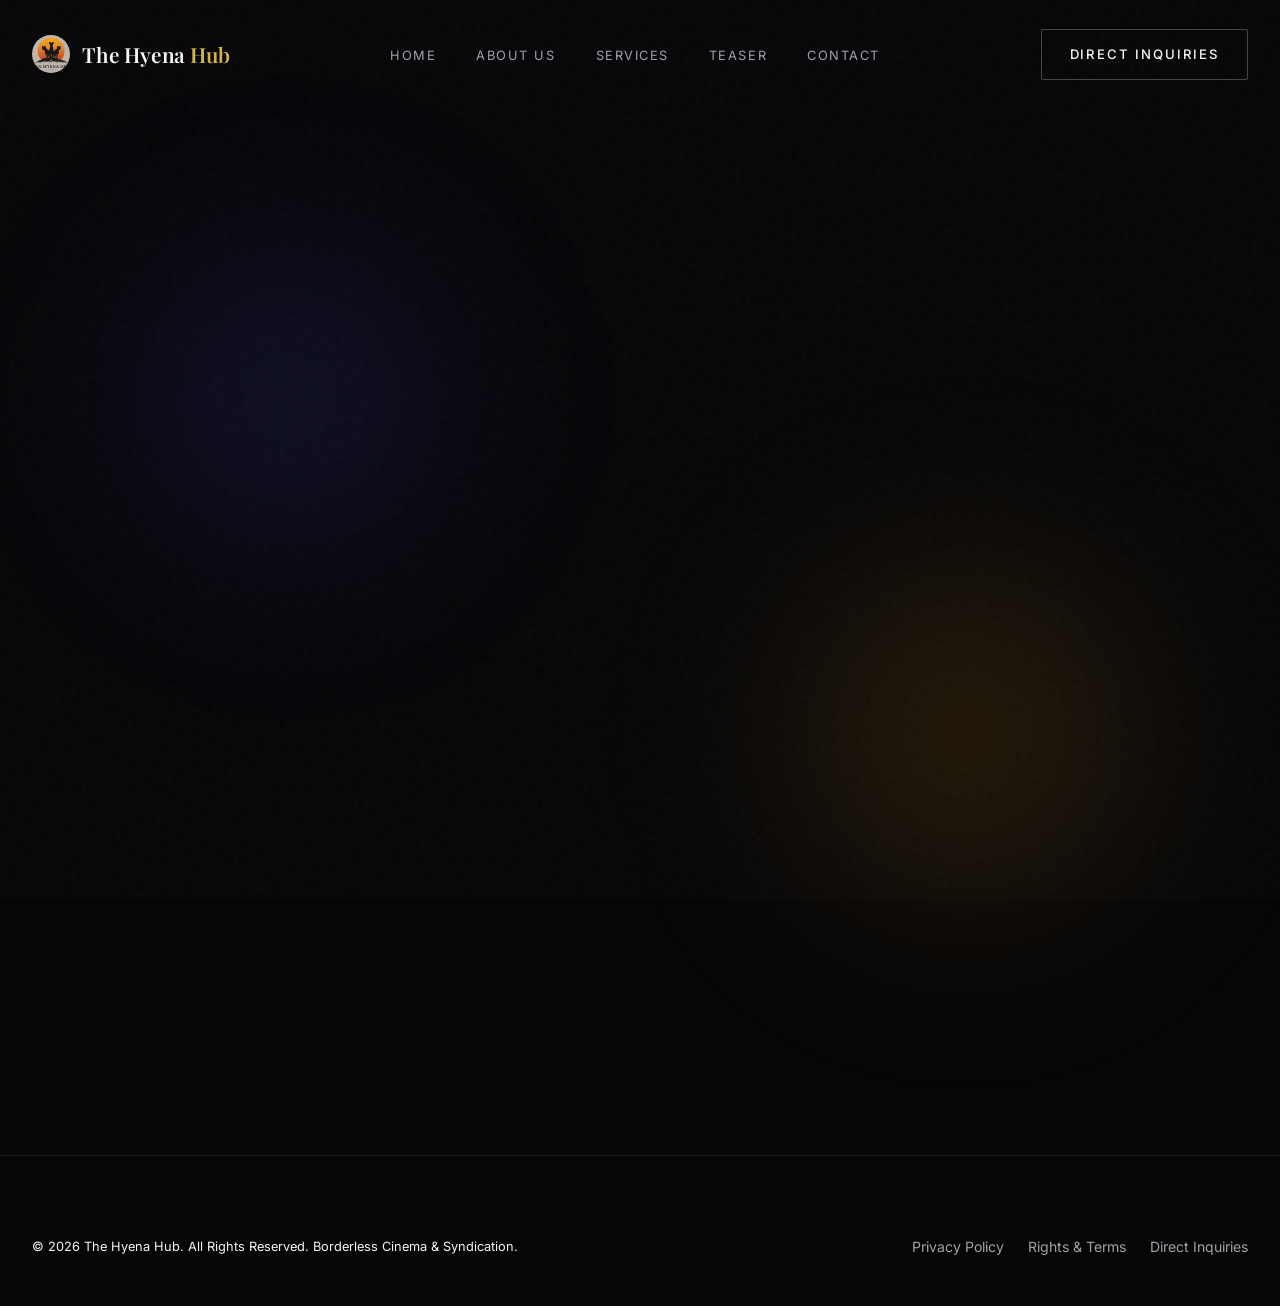
<file: inquiries.html>
<!DOCTYPE html>
<html lang="en">
<head>
  <meta charset="UTF-8">
  <meta name="viewport" content="width=device-width, initial-scale=1.0">
  <title>Direct Inquiries — The Hyena Hub</title>
  <meta name="description" content="Direct intake & dispatch console for film acquisition, co-production, and direct studio messaging at The Hyena Hub. Contact us at Thehyenahub@gmail.com.">
  
  <!-- Open Graph Meta Tags -->
  <meta property="og:title" content="Direct Inquiries — The Hyena Hub">
  <meta property="og:description" content="Direct intake & dispatch console for film acquisition, co-production, and direct studio messaging at The Hyena Hub. Contact us at Thehyenahub@gmail.com.">
  <meta property="og:type" content="website">
  <meta property="og:image" content="assets/images/hero/hyenas.png">
  
  <link rel="preconnect" href="https://fonts.googleapis.com">
  <link rel="preconnect" href="https://fonts.gstatic.com" crossorigin>
  <link href="https://fonts.googleapis.com/css2?family=Inter:wght@300;400;500;600;700&family=Playfair+Display:ital,wght@0,500;0,600;0,700;1,400&family=Space+Grotesk:wght@400;500;600;700&display=swap" rel="stylesheet">
  
  <link rel="stylesheet" href="css/style.css">
  <link rel="icon" href="favicon.ico" type="image/x-icon">

  <style>
    /* ==========================================================================
       EXECUTIVE DISPATCH CONSOLE NATIVE STYLES
       ========================================================================== */
    .dispatch-page-bg {
      position: relative;
      min-height: 100vh;
      width: 100%;
      background-color: #060608;
      padding: 8rem 1.5rem 5rem;
      overflow: hidden;
    }

    /* Ambient Drifting Aura Spheres */
    .aura-sphere-1 {
      position: absolute;
      top: 15%;
      left: 5%;
      width: 450px;
      height: 450px;
      border-radius: 50%;
      background: radial-gradient(circle, rgba(79, 70, 229, 0.2) 0%, rgba(6, 6, 8, 0) 70%);
      filter: blur(80px);
      pointer-events: none;
      z-index: 1;
      animation: floatAura1 14s ease-in-out infinite alternate;
    }

    .aura-sphere-2 {
      position: absolute;
      bottom: 15%;
      right: 5%;
      width: 500px;
      height: 500px;
      border-radius: 50%;
      background: radial-gradient(circle, rgba(245, 158, 11, 0.18) 0%, rgba(6, 6, 8, 0) 70%);
      filter: blur(90px);
      pointer-events: none;
      z-index: 1;
      animation: floatAura2 18s ease-in-out infinite alternate;
    }

    @keyframes floatAura1 {
      0% { transform: translate(0, 0) scale(1); }
      50% { transform: translate(60px, 80px) scale(1.15); }
      100% { transform: translate(-40px, 40px) scale(0.95); }
    }

    @keyframes floatAura2 {
      0% { transform: translate(0, 0) scale(1); }
      50% { transform: translate(-80px, -60px) scale(1.2); }
      100% { transform: translate(50px, -30px) scale(0.9); }
    }

    /* Glass Console Grid Container */
    .console-glass-card {
      position: relative;
      z-index: 10;
      max-width: 1280px;
      margin: 0 auto;
      background: rgba(255, 255, 255, 0.025);
      backdrop-filter: blur(35px);
      -webkit-backdrop-filter: blur(35px);
      border: 1px solid rgba(255, 255, 255, 0.1);
      border-radius: var(--radius-lg);
      box-shadow: 0 30px 80px rgba(0, 0, 0, 0.85);
      display: grid;
      grid-template-columns: 5fr 7fr;
      overflow: hidden;
    }

    @media (max-width: 1024px) {
      .console-glass-card {
        grid-template-columns: 1fr;
      }
    }

    /* Left Panel: Holographic Memo Card */
    .console-left-panel {
      padding: 3rem 2.5rem;
      background: rgba(255, 255, 255, 0.015);
      border-right: 1px solid rgba(255, 255, 255, 0.08);
      display: flex;
      flex-direction: column;
      justify-content: space-between;
    }

    @media (max-width: 1024px) {
      .console-left-panel {
        border-right: none;
        border-bottom: 1px solid rgba(255, 255, 255, 0.08);
      }
    }

    .memo-hologram-card {
      background: linear-gradient(135deg, rgba(255, 255, 255, 0.04) 0%, rgba(79, 70, 229, 0.08) 50%, rgba(245, 158, 11, 0.05) 100%);
      border: 1px solid rgba(245, 158, 11, 0.25);
      border-radius: var(--radius-md);
      padding: 1.8rem;
      box-shadow: 0 0 40px rgba(79, 70, 229, 0.15), inset 0 0 20px rgba(255, 255, 255, 0.03);
    }

    .memo-field-label {
      font-family: monospace;
      font-size: 0.65rem;
      text-transform: uppercase;
      letter-spacing: 0.15em;
      color: #9CA3AF;
      margin-bottom: 4px;
      display: block;
    }

    .memo-field-val {
      font-family: monospace;
      font-size: 0.85rem;
      color: #FFFFFF;
      word-break: break-word;
    }

    .memo-body-box {
      background: rgba(0, 0, 0, 0.45);
      border: 1px solid rgba(255, 255, 255, 0.1);
      border-radius: var(--radius-sm);
      padding: 1rem;
      min-height: 120px;
      font-family: var(--font-body);
      font-size: 0.85rem;
      color: #E5E7EB;
      line-height: 1.6;
    }

    .typewriter-caret {
      display: inline-block;
      width: 2px;
      height: 1em;
      background: var(--color-gold);
      margin-left: 2px;
      animation: blinkCaret 1s infinite;
      vertical-align: middle;
    }

    @keyframes blinkCaret { 0%, 100% { opacity: 1; } 50% { opacity: 0; } }

    /* Right Panel: Interaction Studio */
    .console-right-panel {
      padding: 3rem 3rem;
    }

    @media (max-width: 640px) {
      .console-right-panel {
        padding: 2rem 1.5rem;
      }
    }

    /* Intent Badges */
    .intent-badges-row {
      display: flex;
      flex-wrap: wrap;
      gap: 10px;
      margin-bottom: 1.8rem;
    }

    .intent-pill {
      background: rgba(255, 255, 255, 0.05);
      border: 1px solid rgba(255, 255, 255, 0.12);
      color: var(--color-text-muted);
      padding: 8px 18px;
      font-size: 0.78rem;
      border-radius: var(--radius-full);
      cursor: pointer;
      transition: all var(--transition-fast);
      user-select: none;
    }

    .intent-pill:hover, .intent-pill.active {
      background: var(--color-gold);
      border-color: var(--color-gold);
      color: var(--color-obsidian);
      font-weight: 700;
      box-shadow: 0 0 20px rgba(212, 175, 55, 0.4);
      transform: translateY(-1px);
    }

    /* AI Tone Switcher */
    .tone-switcher-grid {
      display: grid;
      grid-template-columns: repeat(3, 1fr);
      gap: 10px;
      margin-bottom: 1.5rem;
    }

    .tone-pill {
      background: rgba(255, 255, 255, 0.04);
      border: 1px solid rgba(255, 255, 255, 0.1);
      color: var(--color-text-muted);
      padding: 8px 12px;
      font-size: 0.75rem;
      border-radius: var(--radius-sm);
      cursor: pointer;
      text-align: center;
      transition: all var(--transition-fast);
    }

    .tone-pill:hover, .tone-pill.active {
      background: rgba(79, 70, 229, 0.3);
      border-color: #4F46E5;
      color: #FFFFFF;
      font-weight: 600;
      box-shadow: 0 0 15px rgba(79, 70, 229, 0.3);
    }

    /* Floating Slate Field */
    .slate-field-wrap {
      position: relative;
      margin-bottom: 1.4rem;
    }

    .slate-input {
      width: 100%;
      background: rgba(10, 10, 12, 0.7);
      border: 1px solid rgba(255, 255, 255, 0.12);
      border-radius: var(--radius-sm);
      padding: 20px 16px 8px;
      color: #FFFFFF;
      font-family: var(--font-body);
      font-size: 0.92rem;
      outline: none;
      transition: all var(--transition-fast);
    }

    .slate-input:focus {
      border-color: var(--color-gold);
      box-shadow: 0 0 25px rgba(212, 175, 55, 0.25);
      background: rgba(18, 18, 22, 0.85);
      transform: scale(1.005);
    }

    .slate-label {
      position: absolute;
      left: 16px;
      top: 15px;
      color: var(--color-text-muted);
      font-size: 0.85rem;
      pointer-events: none;
      transition: all 0.2s cubic-bezier(0.16, 1, 0.3, 1);
    }

    .slate-input:focus ~ .slate-label,
    .slate-input:not(:placeholder-shown) ~ .slate-label {
      top: 5px;
      font-size: 0.65rem;
      color: var(--color-gold);
      font-weight: 700;
      letter-spacing: 0.08em;
      text-transform: uppercase;
    }

    /* Attachment Dock */
    .attachment-dock {
      background: rgba(255, 255, 255, 0.02);
      border: 1px dashed rgba(255, 255, 255, 0.15);
      border-radius: var(--radius-md);
      padding: 1.25rem;
      text-align: center;
      cursor: pointer;
      transition: all var(--transition-fast);
      margin-bottom: 1.5rem;
    }

    .attachment-dock:hover, .attachment-dock.drag-over {
      border-color: var(--color-gold);
      background: rgba(212, 175, 55, 0.08);
    }

    /* Dispatch CTA Button */
    .btn-dispatch-beam {
      width: 100%;
      padding: 16px 32px;
      background: var(--color-gold);
      color: var(--color-obsidian);
      font-family: var(--font-body);
      font-size: 0.95rem;
      font-weight: 700;
      letter-spacing: 0.15em;
      text-transform: uppercase;
      border: none;
      border-radius: var(--radius-sm);
      cursor: pointer;
      box-shadow: 0 0 30px rgba(212, 175, 55, 0.35);
      transition: all var(--transition-smooth);
      position: relative;
      overflow: hidden;
      display: flex;
      align-items: center;
      justify-content: center;
      gap: 12px;
    }

    .btn-dispatch-beam:hover {
      background: var(--color-gold-bright);
      box-shadow: 0 0 45px rgba(212, 175, 55, 0.6);
      transform: translateY(-2px);
    }
  </style>
</head>
<body>
  <!-- Global Cinematic Grain Overlay -->
  <div class="cinematic-grain-overlay"></div>

  <!-- NAVBAR -->
  <header class="navbar" id="navbar">
    <div class="nav-container">
      <a href="index.html" class="brand-logo">
        <img src="assets/images/logo/logo.png" alt="The Hyena Hub Logo">
        <span class="brand-text">The Hyena <span>Hub</span></span>
      </a>

      <ul class="nav-links">
        <li><a href="index.html" class="nav-link">Home</a></li>
        <li><a href="about.html" class="nav-link">About Us</a></li>
        <li><a href="services.html" class="nav-link">Services</a></li>
        <li><a href="portfolio.html" class="nav-link">Teaser</a></li>
        <li><a href="contact.html" class="nav-link">Contact</a></li>
      </ul>

      <div class="nav-actions">
        <a href="inquiries.html" class="btn btn-outline-gold">Direct Inquiries</a>
        <button class="hamburger-btn" id="hamburgerBtn" aria-label="Toggle Navigation">
          <span></span>
          <span></span>
          <span></span>
        </button>
      </div>
    </div>
  </header>

  <div class="mobile-drawer" id="mobileDrawer">
    <ul class="mobile-nav-links">
      <li><a href="index.html" class="mobile-nav-link">Home</a></li>
      <li><a href="about.html" class="mobile-nav-link">About Us</a></li>
      <li><a href="services.html" class="mobile-nav-link">Services</a></li>
      <li><a href="portfolio.html" class="mobile-nav-link">Teaser</a></li>
      <li><a href="contact.html" class="mobile-nav-link">Contact</a></li>
    </ul>
    <a href="inquiries.html" class="btn btn-gold" style="width: 100%;">Direct Inquiries</a>
  </div>

  <!-- DISPATCH CONSOLE PAGE WRAPPER -->
  <div class="dispatch-page-bg">
    <div class="aura-sphere-1"></div>
    <div class="aura-sphere-2"></div>

    <div class="console-glass-card fade-in-up">
      
      <!-- LEFT PANEL: DYNAMIC HOLOGRAPHIC EXECUTIVE MEMO -->
      <div class="console-left-panel">
        <div>
          <!-- Recipient Status Header -->
          <div style="display: flex; align-items: center; justify-content: space-between; margin-bottom: 2rem;">
            <div style="display: flex; align-items: center; gap: 12px;">
              <img src="assets/images/logo/logo.png" alt="Hyena Emblem" style="width: 36px; height: 36px; border-radius: 50%; object-fit: cover; border: 1px solid var(--color-gold);">
              <div>
                <span style="font-family: monospace; font-size: 0.65rem; color: var(--color-gold); text-transform: uppercase; letter-spacing: 0.15em; font-weight: 700;">RECIPIENT DESTINATION</span>
                <div style="font-size: 0.95rem; font-weight: 700; color: #FFF;">TheHyenaHub Studio</div>
              </div>
            </div>

            <div style="display: flex; align-items: center; gap: 8px; padding: 4px 12px; background: rgba(16, 185, 129, 0.1); border: 1px solid rgba(16, 185, 129, 0.3); border-radius: 20px; font-family: monospace; font-size: 0.72rem; color: #10B981;">
              <span style="width: 8px; height: 8px; border-radius: 50%; background: #10B981;"></span>
              Live Intake
            </div>
          </div>

          <!-- Holographic Card -->
          <div class="memo-hologram-card">
            <div style="display: flex; justify-content: space-between; align-items: center; font-family: monospace; font-size: 0.7rem; color: #9CA3AF; padding-bottom: 12px; margin-bottom: 16px; border-bottom: 1px solid rgba(255,255,255,0.1);">
              <span style="color: var(--color-gold); font-weight: 700;">EXECUTIVE DISPATCH MEMO</span>
              <span id="memoHashVal">SECURE HASH: 889412</span>
            </div>

            <div style="display: flex; flex-direction: column; gap: 14px;">
              <div>
                <span class="memo-field-label">INTENT TAG</span>
                <span class="memo-field-val" id="previewIntent" style="display: inline-block; padding: 4px 10px; background: rgba(212,175,55,0.15); border: 1px solid rgba(212,175,55,0.3); border-radius: 4px; color: var(--color-gold); font-weight: 600;">
                  Executive Partnership
                </span>
              </div>

              <div style="display: grid; grid-template-columns: 1fr 1fr; gap: 12px;">
                <div>
                  <span class="memo-field-label">SENDER NAME</span>
                  <span class="memo-field-val" id="previewName" style="color: #6B7280; font-style: italic;">Awaiting Input...</span>
                </div>
                <div>
                  <span class="memo-field-label">SENDER EMAIL</span>
                  <span class="memo-field-val" id="previewEmail" style="color: #6B7280; font-style: italic;">Awaiting Email...</span>
                </div>
              </div>

              <div>
                <span class="memo-field-label">SUBJECT</span>
                <span class="memo-field-val" id="previewSubject" style="color: var(--color-gold-bright); font-size: 0.95rem; font-weight: 600;">Direct Executive Transmission</span>
              </div>

              <div>
                <span class="memo-field-label">LIVE MEMO BODY (<span id="previewTone">Executive Formal</span>)</span>
                <div class="memo-body-box" id="previewBody">
                  <span style="color: #6B7280; font-style: italic;">Type your message in the studio workspace on the right to render live character preview...</span>
                </div>
              </div>

              <div id="previewAttachmentBox" style="display: none; font-family: monospace; font-size: 0.75rem; color: var(--color-gold); pt-2; border-top: 1px solid rgba(255,255,255,0.1);">
                📎 ATTACHED FILE: <span id="previewFileName">script_bible.pdf</span>
              </div>
            </div>
          </div>
        </div>

        <!-- Left Footer Mailbox Info -->
        <div style="margin-top: 2rem; padding-top: 1.25rem; border-top: 1px solid rgba(255,255,255,0.08); display: flex; justify-content: space-between; font-family: monospace; font-size: 0.75rem; color: #9CA3AF;">
          <span>DIRECT MAILBOX: Thehyenahub@gmail.com</span>
          <span>ENC: AES-256</span>
        </div>
      </div>

      <!-- RIGHT PANEL: INTERACTION STUDIO WORKSPACE -->
      <div class="console-right-panel">
        
        <div id="dispatchFormState">
          <div style="margin-bottom: 1.5rem;">
            <span style="font-family: monospace; font-size: 0.75rem; color: var(--color-gold); text-transform: uppercase; letter-spacing: 0.15em; font-weight: 700;">PRODUCTION INTAKE STUDIO</span>
            <h1 class="section-title" style="text-align: left; font-size: 2.2rem; margin: 6px 0 0;">Tell Us About The Film</h1>
            <p style="font-size: 0.92rem; color: var(--color-text-muted); margin-top: 6px;">Tell us what you're building. We'll tell you how we can help bring it to screen.</p>
          </div>

          <!-- Official Mailbox Quick Actions Bar -->
          <div class="gmail-highlight-box" style="margin-bottom: 2rem; padding: 1rem 1.25rem;">
            <div class="gmail-badge-icon" style="width: 38px; height: 38px; font-size: 1.2rem;">✉️</div>
            <div class="gmail-info">
              <span class="gmail-label">Studio Direct Inbox</span>
              <a href="https://mail.google.com/mail/?view=cm&fs=1&to=Thehyenahub@gmail.com" target="_blank" class="gmail-address" style="font-size: 0.95rem;">Thehyenahub@gmail.com</a>
            </div>
            <div class="gmail-actions">
              <a href="https://mail.google.com/mail/?view=cm&fs=1&to=Thehyenahub@gmail.com" target="_blank" class="btn btn-gold btn-sm" style="padding: 6px 14px; font-size: 0.75rem;">Open Web Gmail</a>
              <button type="button" class="btn btn-charcoal btn-sm" id="btnCopyConsoleMail" style="padding: 6px 14px; font-size: 0.75rem;">Copy Email</button>
            </div>
          </div>

          <!-- SMART INTENT CATEGORY BADGES -->
          <div style="margin-bottom: 1.5rem;">
            <label style="font-family: monospace; font-size: 0.72rem; color: #9CA3AF; text-transform: uppercase; letter-spacing: 0.1em; display: block; margin-bottom: 8px;">MESSAGE INTENT</label>
            <div class="intent-badges-row">
              <button type="button" class="intent-pill active" data-intent="Executive Partnership">✦ Executive Partnership</button>
              <button type="button" class="intent-pill" data-intent="Studio Pitch">Studio Pitch</button>
              <button type="button" class="intent-pill" data-intent="Urgent Direct">Urgent Direct</button>
              <button type="button" class="intent-pill" data-intent="Private Screener">Private Screener</button>
            </div>
          </div>

          <!-- FORM INPUTS -->
          <form id="consoleDispatchForm">
            
            <div style="display: grid; grid-template-columns: 1fr 1fr; gap: 16px;">
              <div class="slate-field-wrap">
                <input type="text" id="inputName" class="slate-input" placeholder=" " required>
                <label for="inputName" class="slate-label">Your Full Name *</label>
              </div>

              <div class="slate-field-wrap">
                <input type="email" id="inputEmail" class="slate-input" placeholder=" " required>
                <label for="inputEmail" class="slate-label">Your Email Address *</label>
              </div>
            </div>

            <div style="display: grid; grid-template-columns: 1fr 1fr; gap: 16px;">
              <div class="slate-field-wrap">
                <input type="text" id="inputSubject" class="slate-input" placeholder=" " required>
                <label for="inputSubject" class="slate-label">Transmission Subject *</label>
              </div>

              <div class="slate-field-wrap">
                <input type="text" id="inputCompany" class="slate-input" placeholder=" ">
                <label for="inputCompany" class="slate-label">Organization / Studio (Optional)</label>
              </div>
            </div>

            <!-- AI TONE SWITCHER -->
            <div style="margin-bottom: 1.25rem;">
              <label style="font-family: monospace; font-size: 0.72rem; color: #9CA3AF; text-transform: uppercase; letter-spacing: 0.1em; display: block; margin-bottom: 8px;">SELECT AI DISPATCH TONE</label>
              <div class="tone-switcher-grid">
                <button type="button" class="tone-pill active" data-tone="Executive Formal">Executive Formal</button>
                <button type="button" class="tone-pill" data-tone="Concise Brief">Concise Brief</button>
                <button type="button" class="tone-pill" data-tone="Creative Pitch">Creative Pitch</button>
              </div>
            </div>

            <!-- MESSAGE AREA -->
            <div class="slate-field-wrap">
              <textarea id="inputMessage" class="slate-input" rows="4" placeholder=" " required style="resize: none;"></textarea>
              <label for="inputMessage" class="slate-label">Executive Message *</label>
            </div>

            <!-- ATTACHMENT MAGNETIC DOCK -->
            <div class="attachment-dock" id="attachmentDock">
              <input type="file" id="fileAttachmentInput" style="display: none;">
              <span id="attachmentDockText" style="font-family: monospace; font-size: 0.8rem; color: #D1D5DB; display: block; margin-bottom: 4px;">
                📥 Click or Drag & Drop Script Bibles / Pitch Decks Here
              </span>
              <span style="font-family: monospace; font-size: 0.68rem; color: #6B7280; text-transform: uppercase; letter-spacing: 0.1em;">Supports PDF, DOCX, MP4, MOV (Up to 50MB)</span>
            </div>

            <!-- PRIMARY DISPATCH BUTTON -->
            <button type="submit" class="btn-dispatch-beam" id="btnDispatchSubmit">
              DISPATCH EXECUTIVE MEMO &rarr;
            </button>

          </form>
        </div>

        <!-- SUCCESS CONFIRMATION SCREEN -->
        <div id="dispatchSuccessState" style="display: none; text-align: center; padding: 3rem 1rem;">
          <div class="confirmation-icon-circle" style="width: 70px; height: 70px; font-size: 2rem; margin: 0 auto 1.5rem;">✦</div>
          <span style="font-family: monospace; font-size: 0.75rem; color: var(--color-gold); text-transform: uppercase; letter-spacing: 0.2em; font-weight: 700;">TRANSMISSION SENT</span>
          <h2 class="section-title" style="font-size: 2.2rem; margin: 8px 0 1rem;">Executive Dispatch Confirmed</h2>
          <p class="section-subtitle" style="margin: 0 auto 2rem; max-width: 480px;">
            Your executive memo has been compiled and dispatched directly to <strong style="color: var(--color-gold);">Thehyenahub@gmail.com</strong>.
          </p>

          <div class="ticket-box" style="max-width: 360px; margin: 0 auto 2rem;">
            <div style="font-size: 0.75rem; text-transform: uppercase; color: var(--color-text-dark); margin-bottom: 4px;">DISPATCH REFERENCE CODE</div>
            <div class="ticket-number" id="successRefCode">HYN-DISPATCH-8894</div>
          </div>

          <div style="display: flex; gap: 1rem; justify-content: center; flex-wrap: wrap;">
            <button type="button" class="btn btn-gold" id="btnResetDispatch">Send Another Memo</button>
            <a href="index.html" class="btn btn-outline-gold">Return to Home</a>
          </div>
        </div>

      </div>

    </div>
  </div>

  <!-- FOOTER -->
  <footer class="footer">
    <div class="container">
      <div class="footer-bottom" style="border: none; padding-top: 0;">
        <div>&copy; 2026 The Hyena Hub. All Rights Reserved. Borderless Cinema & Syndication.</div>
        <div style="display: flex; gap: 1.5rem;">
          <a href="pages/privacy.html" class="footer-link">Privacy Policy</a>
          <a href="pages/terms.html" class="footer-link">Rights & Terms</a>
          <a href="inquiries.html" class="footer-link">Direct Inquiries</a>
        </div>
      </div>
    </div>
  </footer>

  <!-- SCRIPT FOR LIVE SYNCHRONIZED TYPING & DISPATCH ENGINE -->
  <script>
    document.addEventListener('DOMContentLoaded', () => {
      // Navbar Mobile & Scroll Handler
      const navbar = document.getElementById('navbar');
      const hamburgerBtn = document.getElementById('hamburgerBtn');
      const mobileDrawer = document.getElementById('mobileDrawer');

      window.addEventListener('scroll', () => {
        if (window.scrollY > 40) {
          navbar?.classList.add('scrolled');
        } else {
          navbar?.classList.remove('scrolled');
        }
      });

      hamburgerBtn?.addEventListener('click', () => {
        mobileDrawer?.classList.toggle('open');
        hamburgerBtn?.classList.toggle('active');
      });

      function generateRandomID(prefix = 'HYN', type = 'DISPATCH') {
        const randNum = Math.floor(1000 + Math.random() * 9000);
        return `${prefix}-${type}-${randNum}`;
      }

      const GMAIL_ADDRESS = 'Thehyenahub@gmail.com';

      // Elements
      const inputName = document.getElementById('inputName');
      const inputEmail = document.getElementById('inputEmail');
      const inputSubject = document.getElementById('inputSubject');
      const inputCompany = document.getElementById('inputCompany');
      const inputMessage = document.getElementById('inputMessage');

      const previewName = document.getElementById('previewName');
      const previewEmail = document.getElementById('previewEmail');
      const previewSubject = document.getElementById('previewSubject');
      const previewBody = document.getElementById('previewBody');
      const previewIntent = document.getElementById('previewIntent');
      const previewTone = document.getElementById('previewTone');
      const memoHashVal = document.getElementById('memoHashVal');

      const attachmentDock = document.getElementById('attachmentDock');
      const fileAttachmentInput = document.getElementById('fileAttachmentInput');
      const attachmentDockText = document.getElementById('attachmentDockText');
      const previewAttachmentBox = document.getElementById('previewAttachmentBox');
      const previewFileName = document.getElementById('previewFileName');

      const btnCopyConsoleMail = document.getElementById('btnCopyConsoleMail');
      const consoleDispatchForm = document.getElementById('consoleDispatchForm');
      const dispatchFormState = document.getElementById('dispatchFormState');
      const dispatchSuccessState = document.getElementById('dispatchSuccessState');
      const successRefCode = document.getElementById('successRefCode');
      const btnResetDispatch = document.getElementById('btnResetDispatch');

      let activeIntent = 'Executive Partnership';
      let activeTone = 'Executive Formal';

      // 1. Copy Email to Clipboard
      btnCopyConsoleMail?.addEventListener('click', async () => {
        try {
          if (navigator.clipboard && navigator.clipboard.writeText) {
            await navigator.clipboard.writeText(GMAIL_ADDRESS);
          }
          const orig = btnCopyConsoleMail.textContent;
          btnCopyConsoleMail.textContent = '✓ Copied!';
          setTimeout(() => { btnCopyConsoleMail.textContent = orig; }, 2500);
        } catch (e) {}
      });

      // 2. Intent Category Badges
      const intentPills = document.querySelectorAll('.intent-pill');
      intentPills.forEach(pill => {
        pill.addEventListener('click', () => {
          intentPills.forEach(p => p.classList.remove('active'));
          pill.classList.add('active');
          activeIntent = pill.getAttribute('data-intent');
          if (previewIntent) previewIntent.textContent = activeIntent;
        });
      });

      // 3. AI Tone Switcher
      const tonePills = document.querySelectorAll('.tone-pill');
      tonePills.forEach(pill => {
        pill.addEventListener('click', () => {
          tonePills.forEach(p => p.classList.remove('active'));
          pill.classList.add('active');
          activeTone = pill.getAttribute('data-tone');
          if (previewTone) previewTone.textContent = activeTone;
        });
      });

      // 4. Live Synchronized Typing Preview
      inputName?.addEventListener('input', (e) => {
        if (previewName) {
          previewName.textContent = e.target.value || 'Awaiting Input...';
          previewName.style.color = e.target.value ? '#FFFFFF' : '#6B7280';
          previewName.style.fontStyle = e.target.value ? 'normal' : 'italic';
        }
      });

      inputEmail?.addEventListener('input', (e) => {
        if (previewEmail) {
          previewEmail.textContent = e.target.value || 'Awaiting Email...';
          previewEmail.style.color = e.target.value ? '#FFFFFF' : '#6B7280';
          previewEmail.style.fontStyle = e.target.value ? 'normal' : 'italic';
        }
      });

      inputSubject?.addEventListener('input', (e) => {
        if (previewSubject) {
          previewSubject.textContent = e.target.value || 'Direct Executive Transmission';
        }
      });

      inputMessage?.addEventListener('input', (e) => {
        if (previewBody) {
          if (e.target.value) {
            previewBody.innerHTML = `${escapeHTML(e.target.value)}<span class="typewriter-caret"></span>`;
          } else {
            previewBody.innerHTML = `<span style="color: #6B7280; font-style: italic;">Type your message in the studio workspace on the right to render live character preview...</span>`;
          }
        }
      });

      function escapeHTML(str) {
        return str.replace(/[&<>'"]/g, 
          tag => ({ '&': '&amp;', '<': '&lt;', '>': '&gt;', "'": '&#39;', '"': '&quot;' }[tag] || tag)
        );
      }

      // 5. File Attachment Dock Logic
      attachmentDock?.addEventListener('click', () => {
        fileAttachmentInput?.click();
      });

      fileAttachmentInput?.addEventListener('change', (e) => {
        if (e.target.files && e.target.files[0]) {
          const fname = e.target.files[0].name;
          if (attachmentDockText) attachmentDockText.textContent = `📎 Attached: ${fname}`;
          if (previewAttachmentBox) previewAttachmentBox.style.display = 'block';
          if (previewFileName) previewFileName.textContent = fname;
        }
      });

      // Drag and Drop
      attachmentDock?.addEventListener('dragover', (e) => {
        e.preventDefault();
        attachmentDock.classList.add('drag-over');
      });

      attachmentDock?.addEventListener('dragleave', () => {
        attachmentDock.classList.remove('drag-over');
      });

      attachmentDock?.addEventListener('drop', (e) => {
        e.preventDefault();
        attachmentDock.classList.remove('drag-over');
        if (e.dataTransfer.files && e.dataTransfer.files[0]) {
          const fname = e.dataTransfer.files[0].name;
          if (attachmentDockText) attachmentDockText.textContent = `📎 Attached: ${fname}`;
          if (previewAttachmentBox) previewAttachmentBox.style.display = 'block';
          if (previewFileName) previewFileName.textContent = fname;
        }
      });

      // 6. Form Submission & Guaranteed Email Dispatch Trigger
      consoleDispatchForm?.addEventListener('submit', (e) => {
        e.preventDefault();

        const btn = document.getElementById('btnDispatchSubmit');
        if (btn) {
          btn.textContent = 'FIRING BEAM TRANSMISSION...';
          btn.disabled = true;
        }

        const nameVal = inputName.value;
        const emailVal = inputEmail.value;
        const subjectVal = inputSubject.value;
        const companyVal = inputCompany.value;
        const msgVal = inputMessage.value;

        const refID = generateRandomID('HYN', 'DISPATCH');
        if (successRefCode) successRefCode.textContent = refID;

        const subjectRaw = `[${activeIntent} | ${activeTone}] ${subjectVal} - from ${nameVal}${companyVal ? ' (' + companyVal + ')' : ''}`;
        const bodyRaw = `EXECUTIVE MEMO TRANSMISSION\nRef: ${refID}\nIntent: ${activeIntent}\nTone: ${activeTone}\nName: ${nameVal}\nEmail: ${emailVal}\nOrganization: ${companyVal || 'N/A'}\n\nMESSAGE:\n${msgVal}\n\n[End Transmission]`;

        const gmailUrl = `https://mail.google.com/mail/?view=cm&fs=1&to=${GMAIL_ADDRESS}&su=${encodeURIComponent(subjectRaw)}&body=${encodeURIComponent(bodyRaw)}`;
        const mailtoUrl = `mailto:${GMAIL_ADDRESS}?subject=${encodeURIComponent(subjectRaw)}&body=${encodeURIComponent(bodyRaw)}`;

        // Open Web Gmail synchronously to bypass browser popup blockers
        const win = window.open(gmailUrl, '_blank');
        if (!win || win.closed || typeof win.closed === 'undefined') {
          // Fallback if popup blocker intercepted window.open
          console.warn('Popup blocked, updating confirmation links');
        }

        // Background API Email Submission to FormSubmit.co for direct delivery
        fetch('https://formsubmit.co/ajax/Thehyenahub@gmail.com', {
          method: 'POST',
          headers: {
            'Content-Type': 'application/json',
            'Accept': 'application/json'
          },
          body: JSON.stringify({
            _subject: subjectRaw,
            name: nameVal,
            email: emailVal,
            intent: activeIntent,
            tone: activeTone,
            company: companyVal || 'N/A',
            message: msgVal,
            reference_code: refID
          })
        }).catch(err => console.log('Background mailer dispatched via webmail client link fallback'));

        setTimeout(() => {
          if (btn) {
            btn.textContent = 'DISPATCH EXECUTIVE MEMO →';
            btn.disabled = false;
          }
          if (dispatchFormState) dispatchFormState.style.display = 'none';
          if (dispatchSuccessState) {
            dispatchSuccessState.style.display = 'block';

            // Add dynamic webmail action links to success screen
            const actionContainer = dispatchSuccessState.querySelector('.ticket-box');
            if (actionContainer && !document.getElementById('webmailActionsRow')) {
              const actionsDiv = document.createElement('div');
              actionsDiv.id = 'webmailActionsRow';
              actionsDiv.style.marginTop = '1.5rem';
              actionsDiv.style.display = 'flex';
              actionsDiv.style.gap = '10px';
              actionsDiv.style.justifyContent = 'center';
              actionsDiv.style.flexWrap = 'wrap';

              actionsDiv.innerHTML = `
                <a href="${gmailUrl}" target="_blank" class="btn btn-gold btn-sm">Open Web Gmail</a>
                <a href="${mailtoUrl}" class="btn btn-outline-gold btn-sm">Default Mail App</a>
              `;
              actionContainer.appendChild(actionsDiv);
            }
          }
        }, 600);
      });

      // Reset Button
      btnResetDispatch?.addEventListener('click', () => {
        consoleDispatchForm?.reset();
        if (previewName) { previewName.textContent = 'Awaiting Input...'; previewName.style.color = '#6B7280'; }
        if (previewEmail) { previewEmail.textContent = 'Awaiting Email...'; previewEmail.style.color = '#6B7280'; }
        if (previewSubject) previewSubject.textContent = 'Direct Executive Transmission';
        if (previewBody) previewBody.innerHTML = `<span style="color: #6B7280; font-style: italic;">Type your message in the studio workspace on the right to render live character preview...</span>`;
        if (previewAttachmentBox) previewAttachmentBox.style.display = 'none';
        if (attachmentDockText) attachmentDockText.textContent = '📥 Click or Drag & Drop Script Bibles / Pitch Decks Here';

        if (dispatchSuccessState) dispatchSuccessState.style.display = 'none';
        if (dispatchFormState) dispatchFormState.style.display = 'block';
      });
    });
  </script>
</body>
</html>
</file>
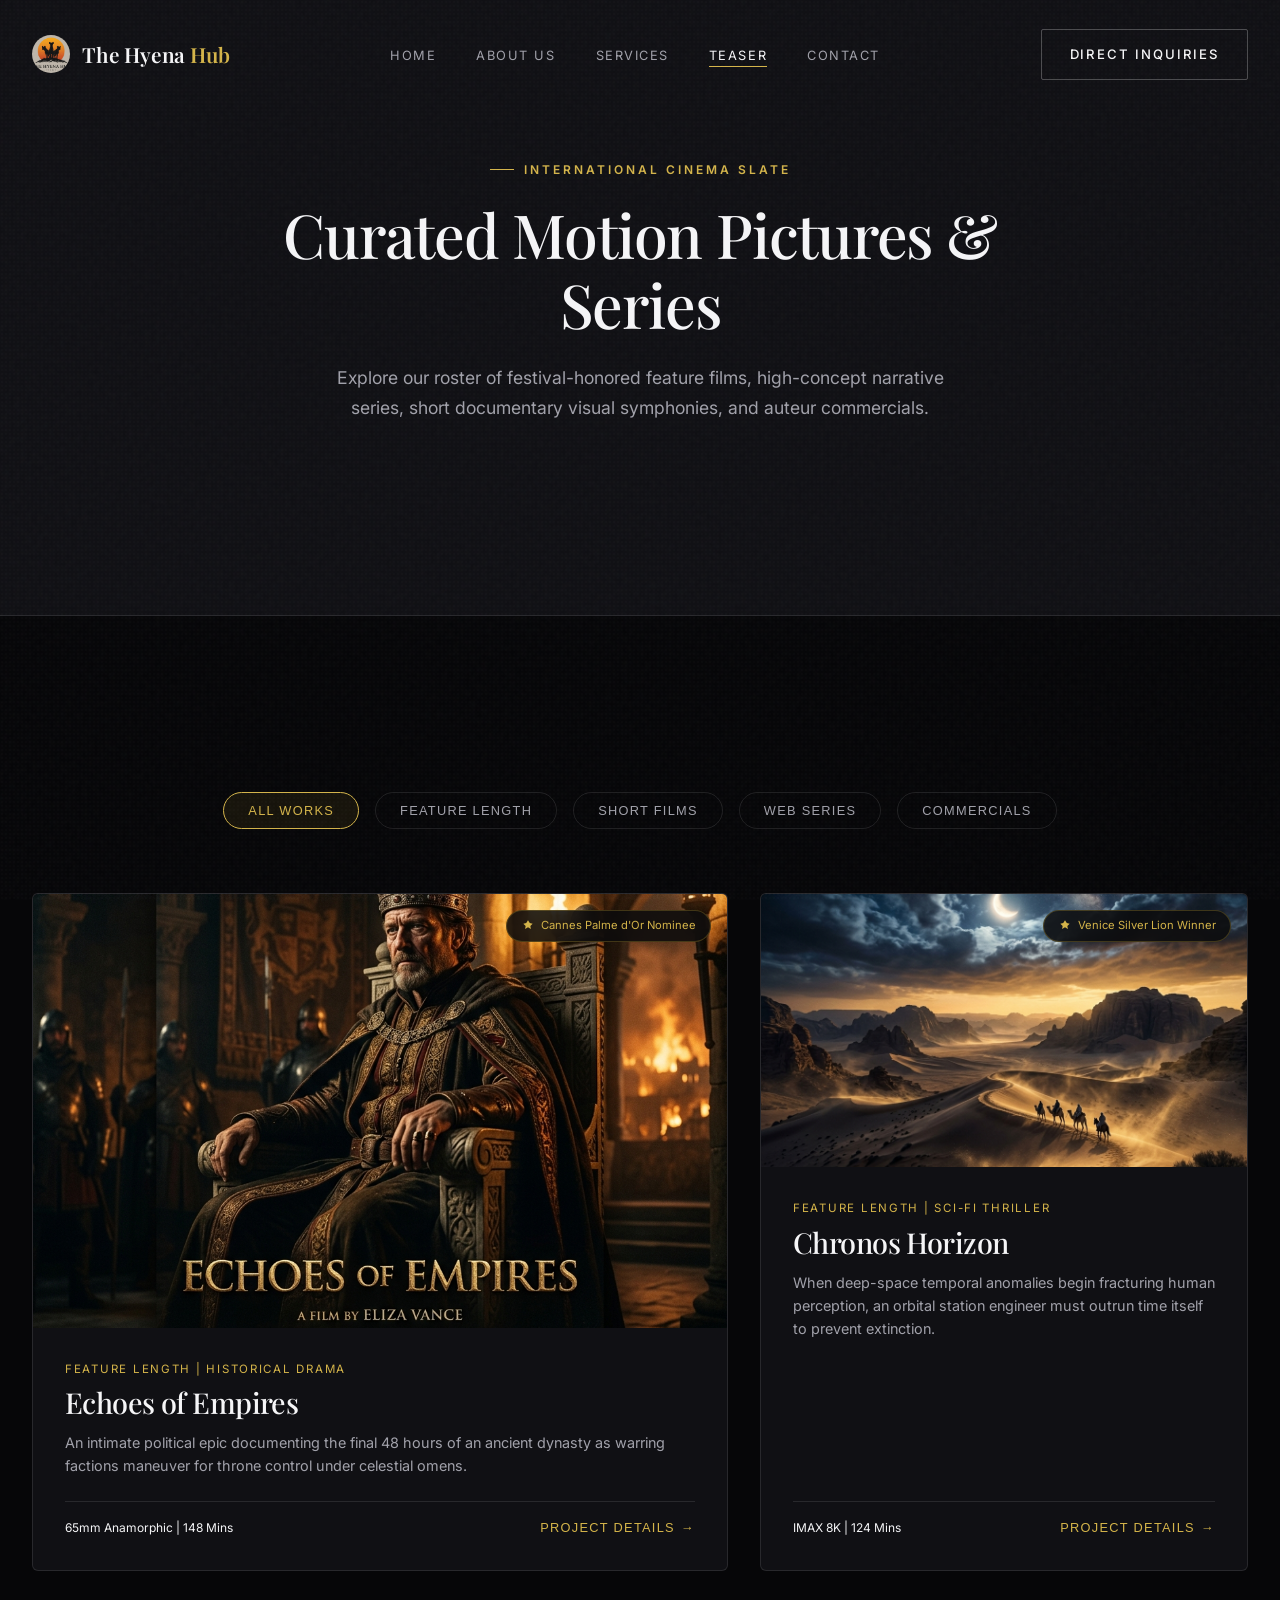
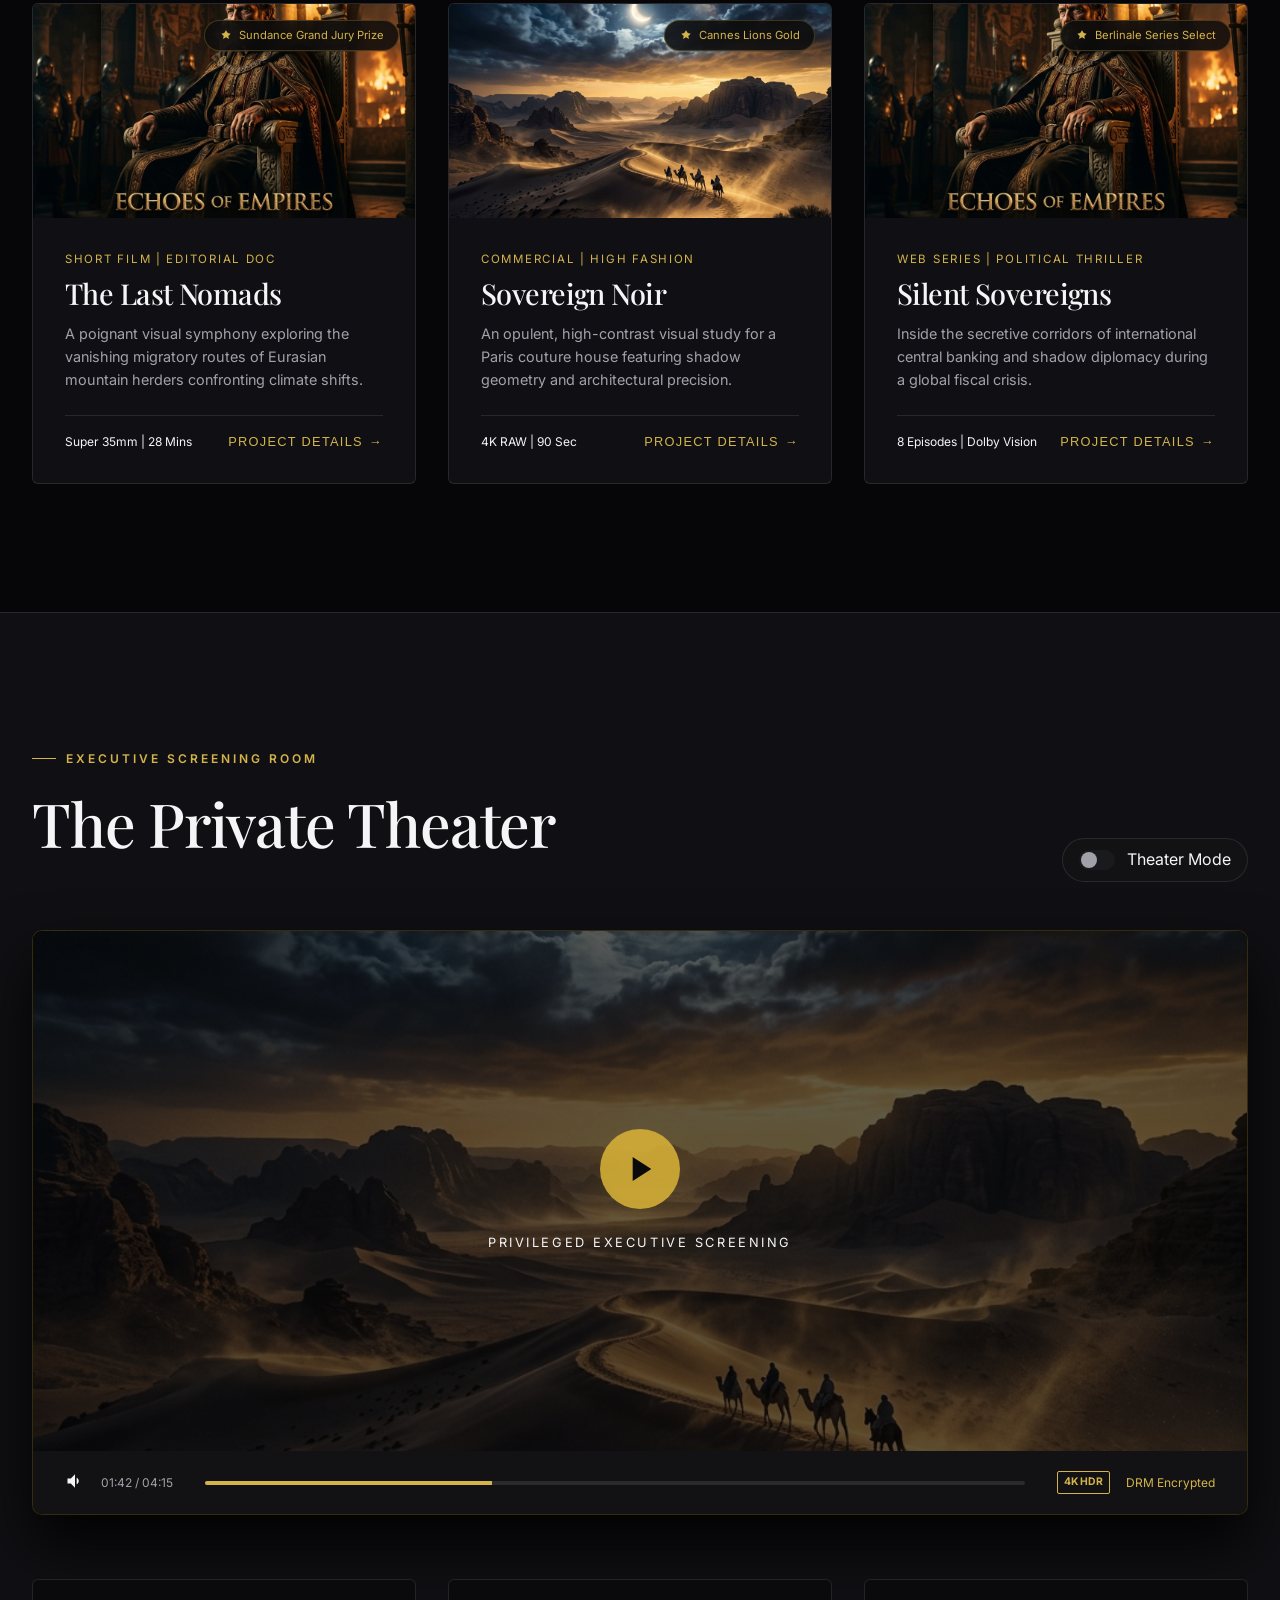
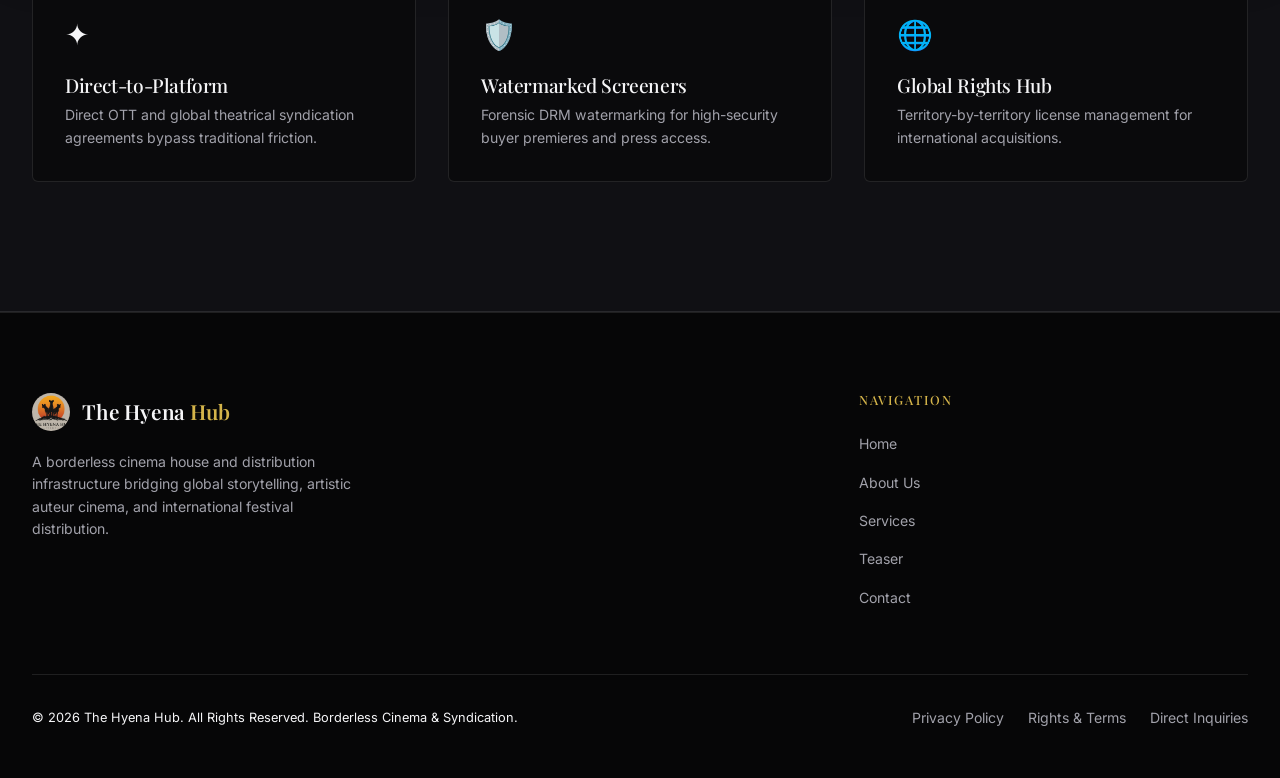
<file: portfolio.html>
<!DOCTYPE html>
<html lang="en">
<head>
  <meta charset="UTF-8">
  <meta name="viewport" content="width=device-width, initial-scale=1.0">
  <title>Portfolio — The Hyena Hub</title>
  <meta name="description" content="Explore The Hyena Hub's production slate: narrative feature films, short concepts, TV series, and commercial works.">
  
  <!-- Open Graph Meta Tags -->
  <meta property="og:title" content="Portfolio — The Hyena Hub">
  <meta property="og:description" content="Explore The Hyena Hub's production slate: narrative feature films, short concepts, TV series, and commercial works.">
  <meta property="og:type" content="website">
  <meta property="og:image" content="assets/images/hero/hyenas.png">
  
  <!-- Google Fonts (Space Grotesk, Playfair Display, Inter) -->
  <link rel="preconnect" href="https://fonts.googleapis.com">
  <link rel="preconnect" href="https://fonts.gstatic.com" crossorigin>
  <link href="https://fonts.googleapis.com/css2?family=Inter:wght@300;400;500;600;700&family=Playfair+Display:ital,wght@0,500;0,600;0,700;1,400&family=Space+Grotesk:wght@400;500;600;700&display=swap" rel="stylesheet">
  
  <link rel="stylesheet" href="css/style.css">
  <link rel="icon" href="favicon.ico" type="image/x-icon">
</head>
<body>
  <!-- Global Cinematic Grain Overlay -->
  <div class="cinematic-grain-overlay"></div>

  <!-- NAVBAR -->
  <header class="navbar" id="navbar">
    <div class="nav-container">
      <a href="index.html" class="brand-logo">
        <img src="assets/images/logo/logo.png" alt="The Hyena Hub Logo">
        <span class="brand-text">The Hyena <span>Hub</span></span>
      </a>

      <ul class="nav-links">
        <li><a href="index.html" class="nav-link">Home</a></li>
        <li><a href="about.html" class="nav-link">About Us</a></li>
        <li><a href="services.html" class="nav-link">Services</a></li>
        <li><a href="portfolio.html" class="nav-link active">Teaser</a></li>
        <li><a href="contact.html" class="nav-link">Contact</a></li>
      </ul>

      <div class="nav-actions">
        <a href="inquiries.html" class="btn btn-outline-gold">Direct Inquiries</a>
        <button class="hamburger-btn" id="hamburgerBtn" aria-label="Toggle Navigation">
          <span></span>
          <span></span>
          <span></span>
        </button>
      </div>
    </div>
  </header>

  <div class="mobile-drawer" id="mobileDrawer">
    <ul class="mobile-nav-links">
      <li><a href="index.html" class="mobile-nav-link">Home</a></li>
      <li><a href="about.html" class="mobile-nav-link">About Us</a></li>
      <li><a href="services.html" class="mobile-nav-link">Services</a></li>
      <li><a href="portfolio.html" class="mobile-nav-link">Teaser</a></li>
      <li><a href="contact.html" class="mobile-nav-link">Contact</a></li>
    </ul>
    <a href="inquiries.html" class="btn btn-gold" style="width: 100%;">Direct Inquiries</a>
  </div>

  <!-- PORTFOLIO HERO HEADER -->
  <section class="section" style="padding-top: 10rem; background: var(--color-obsidian-surface); border-bottom: 1px solid var(--color-border);">
    <div class="container">
      <div class="section-header center fade-in-up">
        <span class="section-label">International Cinema Slate</span>
        <h1 class="section-title">Curated Motion Pictures & Series</h1>
        <p class="section-subtitle">
          Explore our roster of festival-honored feature films, high-concept narrative series, short documentary visual symphonies, and auteur commercials.
        </p>
      </div>
    </div>
  </section>

  <!-- SLATE GRID & CATEGORY FILTERS -->
  <section class="section" id="slate">
    <div class="container">
      
      <!-- Filter Buttons -->
      <div class="slate-filters fade-in-up">
        <button class="filter-btn active" data-filter="all">All Works</button>
        <button class="filter-btn" data-filter="feature">Feature Length</button>
        <button class="filter-btn" data-filter="short">Short Films</button>
        <button class="filter-btn" data-filter="series">Web Series</button>
        <button class="filter-btn" data-filter="commercial">Commercials</button>
      </div>

      <!-- Asymmetric Editorial Grid -->
      <div class="slate-grid fade-in-up delay-1">
        
        <!-- Film 1: Feature -->
        <div class="slate-card span-7 tall" data-category="feature">
          <div class="slate-poster-wrap">
            <img src="assets/images/hero/slate_film1.png" alt="Echoes of Empires Poster" class="slate-poster-img">
            <div class="slate-laurel-badge">
              <svg class="slate-laurel-svg" viewBox="0 0 24 24"><path d="M12 2L9 7l-5 1 4 4-1 5 5-3 5 3-1-5 4-4-5-1z"/></svg>
              Cannes Palme d'Or Nominee
            </div>
          </div>
          <div class="slate-card-body">
            <div class="slate-category-tag">Feature Length | Historical Drama</div>
            <h3 class="slate-film-title">Echoes of Empires</h3>
            <p class="slate-film-logline">
              An intimate political epic documenting the final 48 hours of an ancient dynasty as warring factions maneuver for throne control under celestial omens.
            </p>
            <div class="slate-card-footer">
              <span class="slate-meta-specs">65mm Anamorphic | 148 Mins</span>
              <button class="slate-action-link open-case-study" data-film="echoes-of-empires">
                Project Details <span class="btn-arrow">&rarr;</span>
              </button>
            </div>
          </div>
        </div>

        <!-- Film 2: Feature -->
        <div class="slate-card span-5" data-category="feature">
          <div class="slate-poster-wrap">
            <img src="assets/images/hero/hero_cinematic.png" alt="Chronos Horizon Poster" class="slate-poster-img" loading="lazy">
            <div class="slate-laurel-badge">
              <svg class="slate-laurel-svg" viewBox="0 0 24 24"><path d="M12 2L9 7l-5 1 4 4-1 5 5-3 5 3-1-5 4-4-5-1z"/></svg>
              Venice Silver Lion Winner
            </div>
          </div>
          <div class="slate-card-body">
            <div class="slate-category-tag">Feature Length | Sci-Fi Thriller</div>
            <h3 class="slate-film-title">Chronos Horizon</h3>
            <p class="slate-film-logline">
              When deep-space temporal anomalies begin fracturing human perception, an orbital station engineer must outrun time itself to prevent extinction.
            </p>
            <div class="slate-card-footer">
              <span class="slate-meta-specs">IMAX 8K | 124 Mins</span>
              <button class="slate-action-link open-case-study" data-film="chronos-horizon">
                Project Details <span class="btn-arrow">&rarr;</span>
              </button>
            </div>
          </div>
        </div>

        <!-- Film 3: Short -->
        <div class="slate-card span-4" data-category="short">
          <div class="slate-poster-wrap">
            <img src="assets/images/hero/slate_film1.png" alt="The Last Nomads Poster" class="slate-poster-img" loading="lazy">
            <div class="slate-laurel-badge">
              <svg class="slate-laurel-svg" viewBox="0 0 24 24"><path d="M12 2L9 7l-5 1 4 4-1 5 5-3 5 3-1-5 4-4-5-1z"/></svg>
              Sundance Grand Jury Prize
            </div>
          </div>
          <div class="slate-card-body">
            <div class="slate-category-tag">Short Film | Editorial Doc</div>
            <h3 class="slate-film-title">The Last Nomads</h3>
            <p class="slate-film-logline">
              A poignant visual symphony exploring the vanishing migratory routes of Eurasian mountain herders confronting climate shifts.
            </p>
            <div class="slate-card-footer">
              <span class="slate-meta-specs">Super 35mm | 28 Mins</span>
              <button class="slate-action-link open-case-study" data-film="the-last-nomads">
                Project Details <span class="btn-arrow">&rarr;</span>
              </button>
            </div>
          </div>
        </div>

        <!-- Film 4: Commercial -->
        <div class="slate-card span-4" data-category="commercial">
          <div class="slate-poster-wrap">
            <img src="assets/images/hero/hero_cinematic.png" alt="Sovereign Noir Poster" class="slate-poster-img" loading="lazy">
            <div class="slate-laurel-badge">
              <svg class="slate-laurel-svg" viewBox="0 0 24 24"><path d="M12 2L9 7l-5 1 4 4-1 5 5-3 5 3-1-5 4-4-5-1z"/></svg>
              Cannes Lions Gold
            </div>
          </div>
          <div class="slate-card-body">
            <div class="slate-category-tag">Commercial | High Fashion</div>
            <h3 class="slate-film-title">Sovereign Noir</h3>
            <p class="slate-film-logline">
              An opulent, high-contrast visual study for a Paris couture house featuring shadow geometry and architectural precision.
            </p>
            <div class="slate-card-footer">
              <span class="slate-meta-specs">4K RAW | 90 Sec</span>
              <button class="slate-action-link open-case-study" data-film="sovereign-noir">
                Project Details <span class="btn-arrow">&rarr;</span>
              </button>
            </div>
          </div>
        </div>

        <!-- Film 5: Series -->
        <div class="slate-card span-4" data-category="series">
          <div class="slate-poster-wrap">
            <img src="assets/images/hero/slate_film1.png" alt="Silent Sovereigns Poster" class="slate-poster-img" loading="lazy">
            <div class="slate-laurel-badge">
              <svg class="slate-laurel-svg" viewBox="0 0 24 24"><path d="M12 2L9 7l-5 1 4 4-1 5 5-3 5 3-1-5 4-4-5-1z"/></svg>
              Berlinale Series Select
            </div>
          </div>
          <div class="slate-card-body">
            <div class="slate-category-tag">Web Series | Political Thriller</div>
            <h3 class="slate-film-title">Silent Sovereigns</h3>
            <p class="slate-film-logline">
              Inside the secretive corridors of international central banking and shadow diplomacy during a global fiscal crisis.
            </p>
            <div class="slate-card-footer">
              <span class="slate-meta-specs">8 Episodes | Dolby Vision</span>
              <button class="slate-action-link open-case-study" data-film="silent-sovereigns">
                Project Details <span class="btn-arrow">&rarr;</span>
              </button>
            </div>
          </div>
        </div>

      </div>
    </div>
  </section>

  <!-- THE PRIVATE THEATER SCREENING ROOM -->
  <section class="section theater-section" id="theater">
    <div class="container theater-container">
      
      <div class="theater-header-bar fade-in-up">
        <div>
          <span class="section-label">Executive Screening Room</span>
          <h2 class="section-title">The Private Theater</h2>
        </div>

        <div class="theater-light-toggle" id="theaterLightToggle" title="Toggle Page Dimmer Mode">
          <div class="toggle-switch"></div>
          <span class="toggle-label">Theater Mode</span>
        </div>
      </div>

      <div class="theater-frame fade-in-up delay-1">
        <div class="theater-screen-content">
          <img src="assets/images/hero/hero_cinematic.png" alt="Screening Preview" class="theater-bg-art">
          
          <div class="theater-play-overlay" id="theaterOverlay">
            <button class="play-circle-btn" id="theaterPlayBtn" aria-label="Play Screening Trailer">
              <svg viewBox="0 0 24 24"><polygon points="5,3 19,12 5,21"/></svg>
            </button>
            <div class="screen-label-text">Privileged Executive Screening</div>
          </div>
        </div>

        <div class="theater-controls-bar">
          <div class="control-group">
            <button class="control-btn" id="muteBtn" aria-label="Mute Volume">
              <svg width="20" height="20" viewBox="0 0 24 24" fill="currentColor"><path d="M3 9v6h4l5 5V4L7 9H3zm13.5 3c0-1.77-1.02-3.29-2.5-4.03v8.05c1.48-.73 2.5-2.25 2.5-4.02z"/></svg>
            </button>
            <span style="font-size: 0.75rem; color: var(--color-text-muted);">01:42 / 04:15</span>
          </div>

          <div class="time-track">
            <div class="time-progress" id="timeProgress"></div>
          </div>

          <div class="control-group">
            <span class="badge-4k">4K HDR</span>
            <span style="font-size: 0.75rem; color: var(--color-gold);">DRM Encrypted</span>
          </div>
        </div>
      </div>

      <div class="theater-syndication-features fade-in-up delay-2">
        <div class="syndication-item">
          <div class="syndication-icon">✦</div>
          <h3 class="syndication-title">Direct-to-Platform</h3>
          <p class="syndication-desc">Direct OTT and global theatrical syndication agreements bypass traditional friction.</p>
        </div>
        <div class="syndication-item">
          <div class="syndication-icon">🛡️</div>
          <h3 class="syndication-title">Watermarked Screeners</h3>
          <p class="syndication-desc">Forensic DRM watermarking for high-security buyer premieres and press access.</p>
        </div>
        <div class="syndication-item">
          <div class="syndication-icon">🌐</div>
          <h3 class="syndication-title">Global Rights Hub</h3>
          <p class="syndication-desc">Territory-by-territory license management for international acquisitions.</p>
        </div>
      </div>

    </div>
  </section>

  <!-- CASE STUDY MODAL DIALOG -->
  <div class="modal-backdrop" id="modalBackdrop">
    <div class="modal-card">
      <button class="modal-close-btn" id="modalCloseBtn" aria-label="Close Dialog">&times;</button>
      
      <div class="modal-hero-frame">
        <img src="assets/images/hero/slate_film1.png" alt="Film Case Study Hero" class="modal-hero-img" id="modalHeroImg">
      </div>

      <div class="modal-content-body">
        <div class="modal-meta-row" id="modalCategory">Feature Length | Historical Drama</div>
        <h2 class="modal-title" id="modalTitle">Echoes of Empires</h2>
        <p class="section-subtitle" id="modalLogline" style="max-width: 100%;">
          An intimate political epic documenting the final 48 hours of an ancient dynasty as warring factions maneuver for throne control under celestial omens.
        </p>

        <div class="modal-specs-grid">
          <div>
            <div class="spec-box-label">Camera & Optics</div>
            <div class="spec-box-val" id="modalFormat">65mm Anamorphic</div>
          </div>
          <div>
            <div class="spec-box-label">Audio Mix</div>
            <div class="spec-box-val" id="modalSound">Dolby Atmos 7.1</div>
          </div>
          <div>
            <div class="spec-box-label">Color Space</div>
            <div class="spec-box-val">ACES Certified</div>
          </div>
          <div>
            <div class="spec-box-label">Status</div>
            <div class="spec-box-val" id="modalStatus">Festival Circuit 2026</div>
          </div>
        </div>

        <p style="font-size: 0.88rem; color: var(--color-text-muted); margin-bottom: 1.5rem;" id="modalDirector">
          Director: Marcus Vance | Cinematography: Elena Rostova
        </p>

        <div style="display: flex; gap: 1rem;">
          <a href="#theater" class="btn btn-gold">Screen Trailer in Theater</a>
          <button class="btn btn-outline-gold" id="closeModalActionBtn">Close</button>
        </div>
      </div>
    </div>
  </div>

  <!-- FOOTER -->
  <footer class="footer">
    <div class="container">
      <div class="footer-grid">
        <div>
          <a href="index.html" class="brand-logo">
            <img src="assets/images/logo/logo.png" class="app-logo-brand" alt="The Hyena Hub Logo">
            <span class="brand-text">The Hyena <span>Hub</span></span>
          </a>
          <p class="footer-brand-desc">
            A borderless cinema house and distribution infrastructure bridging global storytelling, artistic auteur cinema, and international festival distribution.
          </p>
        </div>

        <div>
          <h4 class="footer-col-title">Navigation</h4>
          <ul class="footer-links">
            <li><a href="index.html" class="footer-link">Home</a></li>
            <li><a href="about.html" class="footer-link">About Us</a></li>
            <li><a href="services.html" class="footer-link">Services</a></li>
            <li><a href="portfolio.html" class="footer-link">Teaser</a></li>
            <li><a href="contact.html" class="footer-link">Contact</a></li>
          </ul>
        </div>

      </div>

      <div class="footer-bottom">
        <div>&copy; 2026 The Hyena Hub. All Rights Reserved. Borderless Cinema & Syndication.</div>
        <div style="display: flex; gap: 1.5rem;">
          <a href="pages/privacy.html" class="footer-link">Privacy Policy</a>
          <a href="pages/terms.html" class="footer-link">Rights & Terms</a>
          <a href="inquiries.html" class="footer-link">Direct Inquiries</a>
        </div>
      </div>
    </div>
  </footer>

  <script type="module" src="js/main.js"></script>
</body>
</html>
</file>
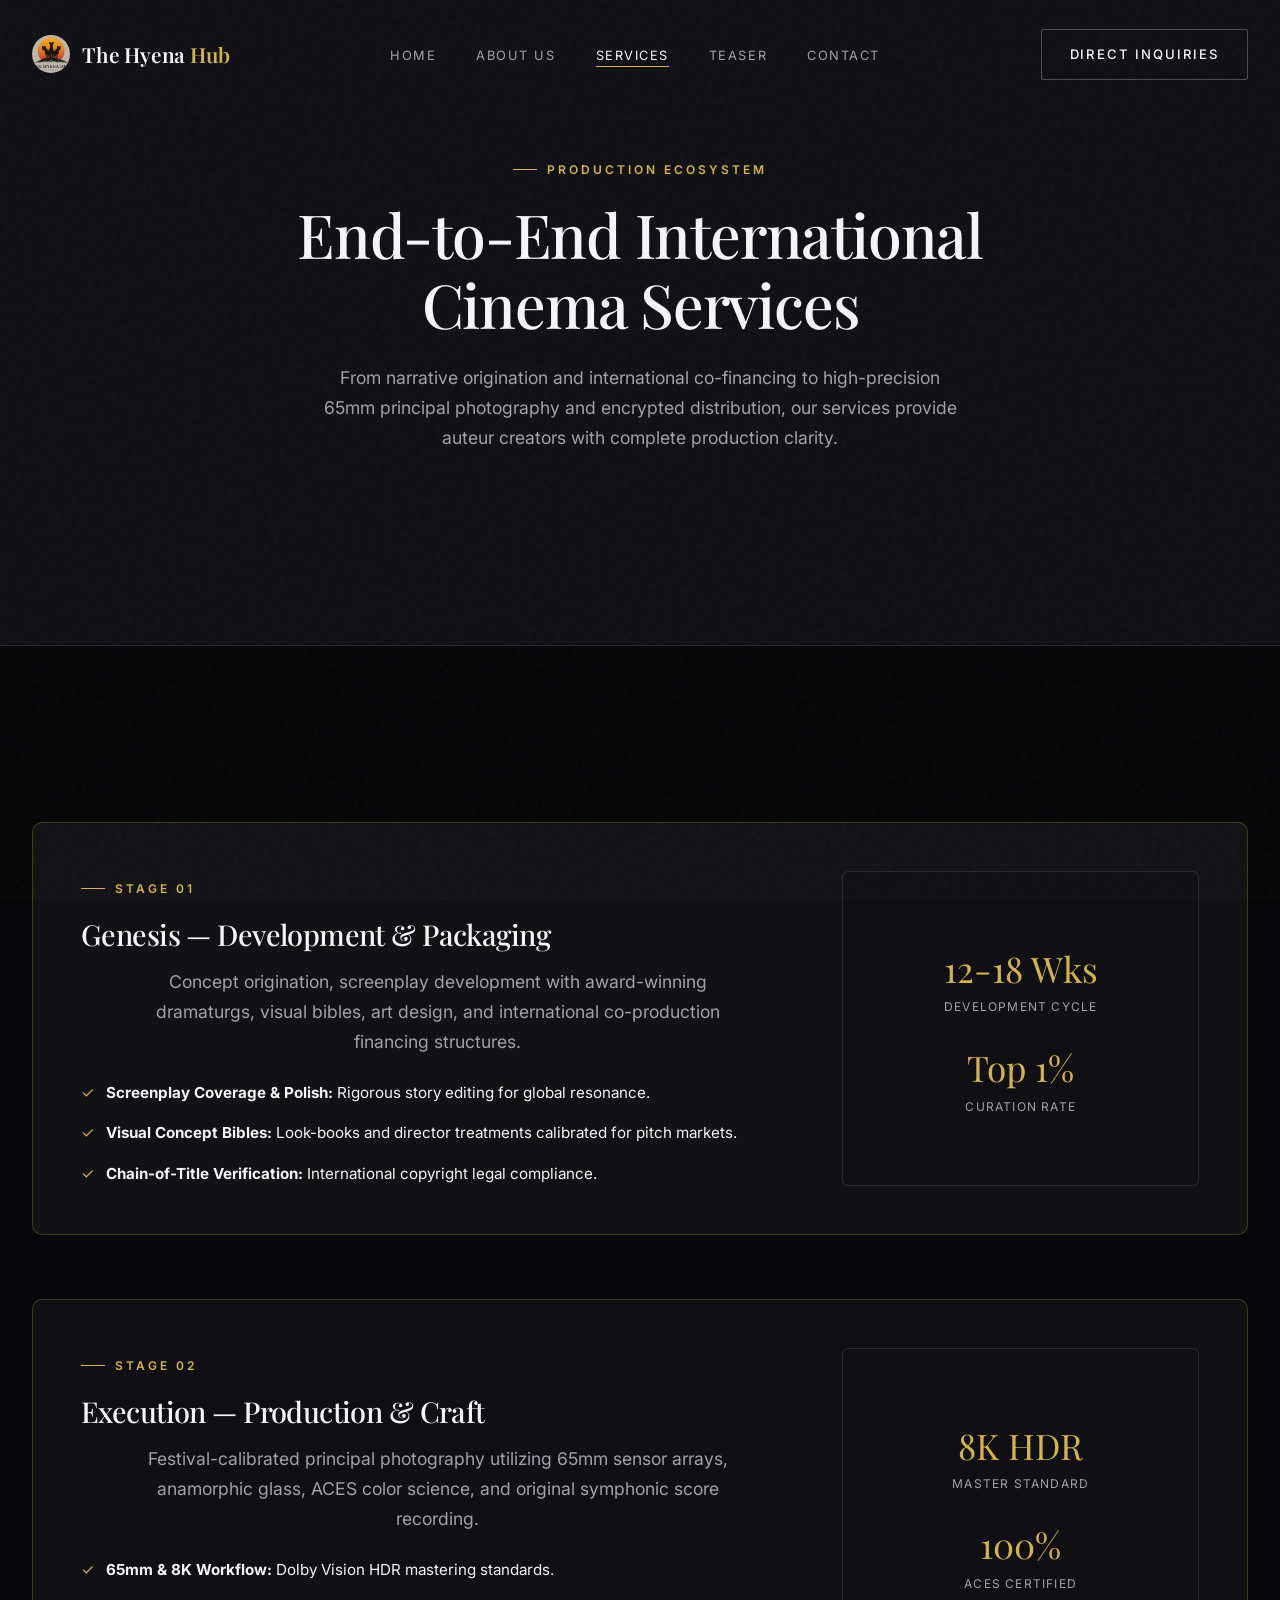
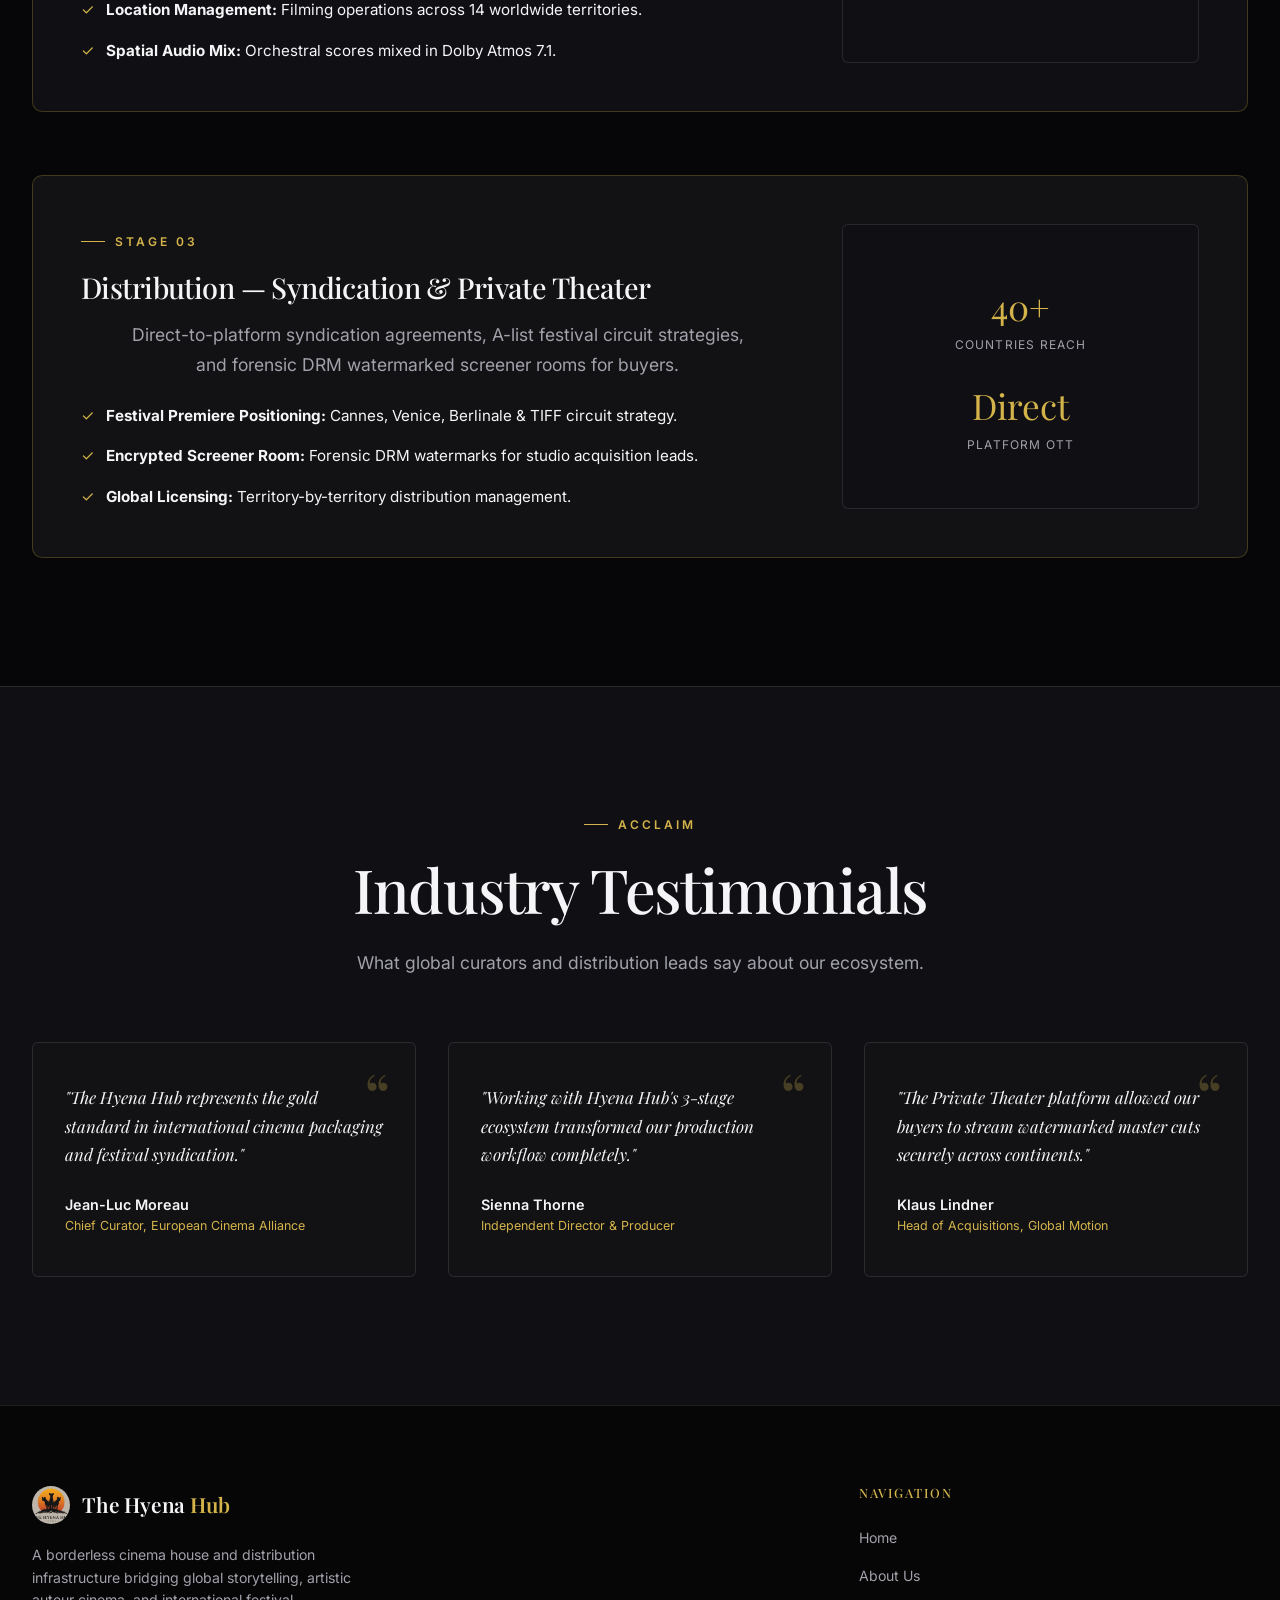
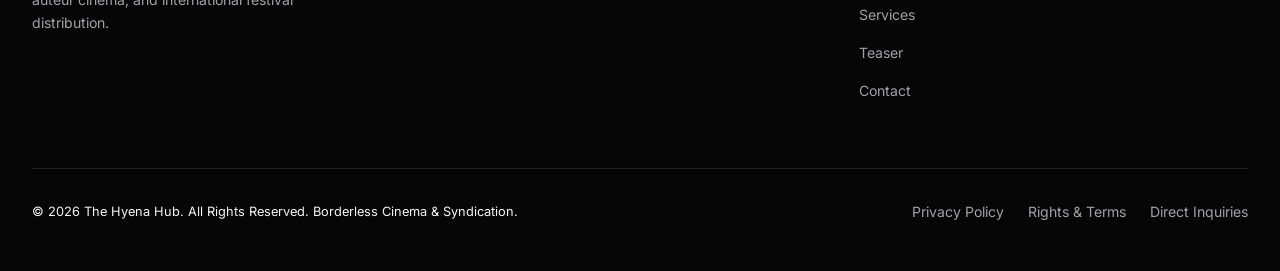
<file: services.html>
<!DOCTYPE html>
<html lang="en">
<head>
  <meta charset="UTF-8">
  <meta name="viewport" content="width=device-width, initial-scale=1.0">
  <title>Services — The Hyena Hub</title>
  <meta name="description" content="Explore The Hyena Hub's 3-stage production architecture: Development, Principal Photography, and Post-Finishing.">
  
  <!-- Open Graph Meta Tags -->
  <meta property="og:title" content="Services — The Hyena Hub">
  <meta property="og:description" content="Explore The Hyena Hub's 3-stage production architecture: Development, Principal Photography, and Post-Finishing.">
  <meta property="og:type" content="website">
  <meta property="og:image" content="assets/images/hero/hyenas.png">
  
  <!-- Google Fonts (Space Grotesk, Playfair Display, Inter) -->
  <link rel="preconnect" href="https://fonts.googleapis.com">
  <link rel="preconnect" href="https://fonts.gstatic.com" crossorigin>
  <link href="https://fonts.googleapis.com/css2?family=Inter:wght@300;400;500;600;700&family=Playfair+Display:ital,wght@0,500;0,600;0,700;1,400&family=Space+Grotesk:wght@400;500;600;700&display=swap" rel="stylesheet">
  
  <link rel="stylesheet" href="css/style.css">
  <link rel="icon" href="favicon.ico" type="image/x-icon">
</head>
<body>
  <!-- Global Cinematic Grain Overlay -->
  <div class="cinematic-grain-overlay"></div>

  <!-- NAVBAR -->
  <header class="navbar" id="navbar">
    <div class="nav-container">
      <a href="index.html" class="brand-logo">
        <img src="assets/images/logo/logo.png" alt="The Hyena Hub Logo">
        <span class="brand-text">The Hyena <span>Hub</span></span>
      </a>

      <ul class="nav-links">
        <li><a href="index.html" class="nav-link">Home</a></li>
        <li><a href="about.html" class="nav-link">About Us</a></li>
        <li><a href="services.html" class="nav-link active">Services</a></li>
        <li><a href="portfolio.html" class="nav-link">Teaser</a></li>
        <li><a href="contact.html" class="nav-link">Contact</a></li>
      </ul>

      <div class="nav-actions">
        <a href="inquiries.html" class="btn btn-outline-gold">Direct Inquiries</a>
        <button class="hamburger-btn" id="hamburgerBtn" aria-label="Toggle Navigation">
          <span></span>
          <span></span>
          <span></span>
        </button>
      </div>
    </div>
  </header>

  <div class="mobile-drawer" id="mobileDrawer">
    <ul class="mobile-nav-links">
      <li><a href="index.html" class="mobile-nav-link">Home</a></li>
      <li><a href="about.html" class="mobile-nav-link">About Us</a></li>
      <li><a href="services.html" class="mobile-nav-link">Services</a></li>
      <li><a href="portfolio.html" class="mobile-nav-link">Teaser</a></li>
      <li><a href="contact.html" class="mobile-nav-link">Contact</a></li>
    </ul>
    <a href="inquiries.html" class="btn btn-gold" style="width: 100%;">Direct Inquiries</a>
  </div>

  <!-- SERVICES HERO HEADER -->
  <section class="section" style="padding-top: 10rem; background: var(--color-obsidian-surface); border-bottom: 1px solid var(--color-border);">
    <div class="container">
      <div class="section-header center fade-in-up">
        <span class="section-label">Production Ecosystem</span>
        <h1 class="section-title">End-to-End International Cinema Services</h1>
        <p class="section-subtitle">
          From narrative origination and international co-financing to high-precision 65mm principal photography and encrypted distribution, our services provide auteur creators with complete production clarity.
        </p>
      </div>
    </div>
  </section>

  <!-- 3-STAGE DETAILED ECOSYSTEM -->
  <section class="section" id="pipeline">
    <div class="container">
      
      <!-- STAGE 1 DETAIL -->
      <div class="pipeline-detail-panel fade-in-up" style="margin-bottom: 4rem;">
        <div>
          <span class="section-label">Stage 01</span>
          <h2 class="panel-title">Genesis — Development & Packaging</h2>
          <p class="section-subtitle">
            Concept origination, screenplay development with award-winning dramaturgs, visual bibles, art design, and international co-production financing structures.
          </p>
          <ul class="panel-bullets">
            <li class="panel-bullet-item">
              <div class="panel-bullet-icon">✓</div>
              <span><strong>Screenplay Coverage & Polish:</strong> Rigorous story editing for global resonance.</span>
            </li>
            <li class="panel-bullet-item">
              <div class="panel-bullet-icon">✓</div>
              <span><strong>Visual Concept Bibles:</strong> Look-books and director treatments calibrated for pitch markets.</span>
            </li>
            <li class="panel-bullet-item">
              <div class="panel-bullet-icon">✓</div>
              <span><strong>Chain-of-Title Verification:</strong> International copyright legal compliance.</span>
            </li>
          </ul>
        </div>
        <div class="panel-stat-box">
          <div class="stat-item">
            <div class="stat-value">12-18 Wks</div>
            <div class="stat-label">Development Cycle</div>
          </div>
          <div class="stat-item">
            <div class="stat-value">Top 1%</div>
            <div class="stat-label">Curation Rate</div>
          </div>
        </div>
      </div>

      <!-- STAGE 2 DETAIL -->
      <div class="pipeline-detail-panel fade-in-up" style="margin-bottom: 4rem; background: var(--color-obsidian-surface);">
        <div>
          <span class="section-label">Stage 02</span>
          <h2 class="panel-title">Execution — Production & Craft</h2>
          <p class="section-subtitle">
            Festival-calibrated principal photography utilizing 65mm sensor arrays, anamorphic glass, ACES color science, and original symphonic score recording.
          </p>
          <ul class="panel-bullets">
            <li class="panel-bullet-item">
              <div class="panel-bullet-icon">✓</div>
              <span><strong>65mm & 8K Workflow:</strong> Dolby Vision HDR mastering standards.</span>
            </li>
            <li class="panel-bullet-item">
              <div class="panel-bullet-icon">✓</div>
              <span><strong>Location Management:</strong> Filming operations across 14 worldwide territories.</span>
            </li>
            <li class="panel-bullet-item">
              <div class="panel-bullet-icon">✓</div>
              <span><strong>Spatial Audio Mix:</strong> Orchestral scores mixed in Dolby Atmos 7.1.</span>
            </li>
          </ul>
        </div>
        <div class="panel-stat-box">
          <div class="stat-item">
            <div class="stat-value">8K HDR</div>
            <div class="stat-label">Master Standard</div>
          </div>
          <div class="stat-item">
            <div class="stat-value">100%</div>
            <div class="stat-label">ACES Certified</div>
          </div>
        </div>
      </div>

      <!-- STAGE 3 DETAIL -->
      <div class="pipeline-detail-panel fade-in-up">
        <div>
          <span class="section-label">Stage 03</span>
          <h2 class="panel-title">Distribution — Syndication & Private Theater</h2>
          <p class="section-subtitle">
            Direct-to-platform syndication agreements, A-list festival circuit strategies, and forensic DRM watermarked screener rooms for buyers.
          </p>
          <ul class="panel-bullets">
            <li class="panel-bullet-item">
              <div class="panel-bullet-icon">✓</div>
              <span><strong>Festival Premiere Positioning:</strong> Cannes, Venice, Berlinale & TIFF circuit strategy.</span>
            </li>
            <li class="panel-bullet-item">
              <div class="panel-bullet-icon">✓</div>
              <span><strong>Encrypted Screener Room:</strong> Forensic DRM watermarks for studio acquisition leads.</span>
            </li>
            <li class="panel-bullet-item">
              <div class="panel-bullet-icon">✓</div>
              <span><strong>Global Licensing:</strong> Territory-by-territory distribution management.</span>
            </li>
          </ul>
        </div>
        <div class="panel-stat-box">
          <div class="stat-item">
            <div class="stat-value">40+</div>
            <div class="stat-label">Countries Reach</div>
          </div>
          <div class="stat-item">
            <div class="stat-value">Direct</div>
            <div class="stat-label">Platform OTT</div>
          </div>
        </div>
      </div>

    </div>
  </section>

  <!-- INDUSTRY REVIEWS / TESTIMONIALS -->
  <section class="section" style="background: var(--color-obsidian-surface); border-top: 1px solid var(--color-border);">
    <div class="container">
      <div class="section-header center fade-in-up">
        <span class="section-label">Acclaim</span>
        <h2 class="section-title">Industry Testimonials</h2>
        <p class="section-subtitle">What global curators and distribution leads say about our ecosystem.</p>
      </div>

      <div class="testimonial-grid fade-in-up delay-1">
        <div class="testimonial-card">
          <p class="testimonial-quote">
            "The Hyena Hub represents the gold standard in international cinema packaging and festival syndication."
          </p>
          <div class="testimonial-author">Jean-Luc Moreau</div>
          <div class="testimonial-org">Chief Curator, European Cinema Alliance</div>
        </div>

        <div class="testimonial-card">
          <p class="testimonial-quote">
            "Working with Hyena Hub's 3-stage ecosystem transformed our production workflow completely."
          </p>
          <div class="testimonial-author">Sienna Thorne</div>
          <div class="testimonial-org">Independent Director & Producer</div>
        </div>

        <div class="testimonial-card">
          <p class="testimonial-quote">
            "The Private Theater platform allowed our buyers to stream watermarked master cuts securely across continents."
          </p>
          <div class="testimonial-author">Klaus Lindner</div>
          <div class="testimonial-org">Head of Acquisitions, Global Motion</div>
        </div>
      </div>
    </div>
  </section>

  <!-- FOOTER -->
  <footer class="footer">
    <div class="container">
      <div class="footer-grid">
        <div>
          <a href="index.html" class="brand-logo">
            <img src="assets/images/logo/logo.png" class="app-logo-brand" alt="The Hyena Hub Logo">
            <span class="brand-text">The Hyena <span>Hub</span></span>
          </a>
          <p class="footer-brand-desc">
            A borderless cinema house and distribution infrastructure bridging global storytelling, artistic auteur cinema, and international festival distribution.
          </p>
        </div>

        <div>
          <h4 class="footer-col-title">Navigation</h4>
          <ul class="footer-links">
            <li><a href="index.html" class="footer-link">Home</a></li>
            <li><a href="about.html" class="footer-link">About Us</a></li>
            <li><a href="services.html" class="footer-link">Services</a></li>
            <li><a href="portfolio.html" class="footer-link">Teaser</a></li>
            <li><a href="contact.html" class="footer-link">Contact</a></li>
          </ul>
        </div>

      </div>

      <div class="footer-bottom">
        <div>&copy; 2026 The Hyena Hub. All Rights Reserved. Borderless Cinema & Syndication.</div>
        <div style="display: flex; gap: 1.5rem;">
          <a href="pages/privacy.html" class="footer-link">Privacy Policy</a>
          <a href="pages/terms.html" class="footer-link">Rights & Terms</a>
          <a href="inquiries.html" class="footer-link">Direct Inquiries</a>
        </div>
      </div>
    </div>
  </footer>

  <script type="module" src="js/main.js"></script>
</body>
</html>
</file>
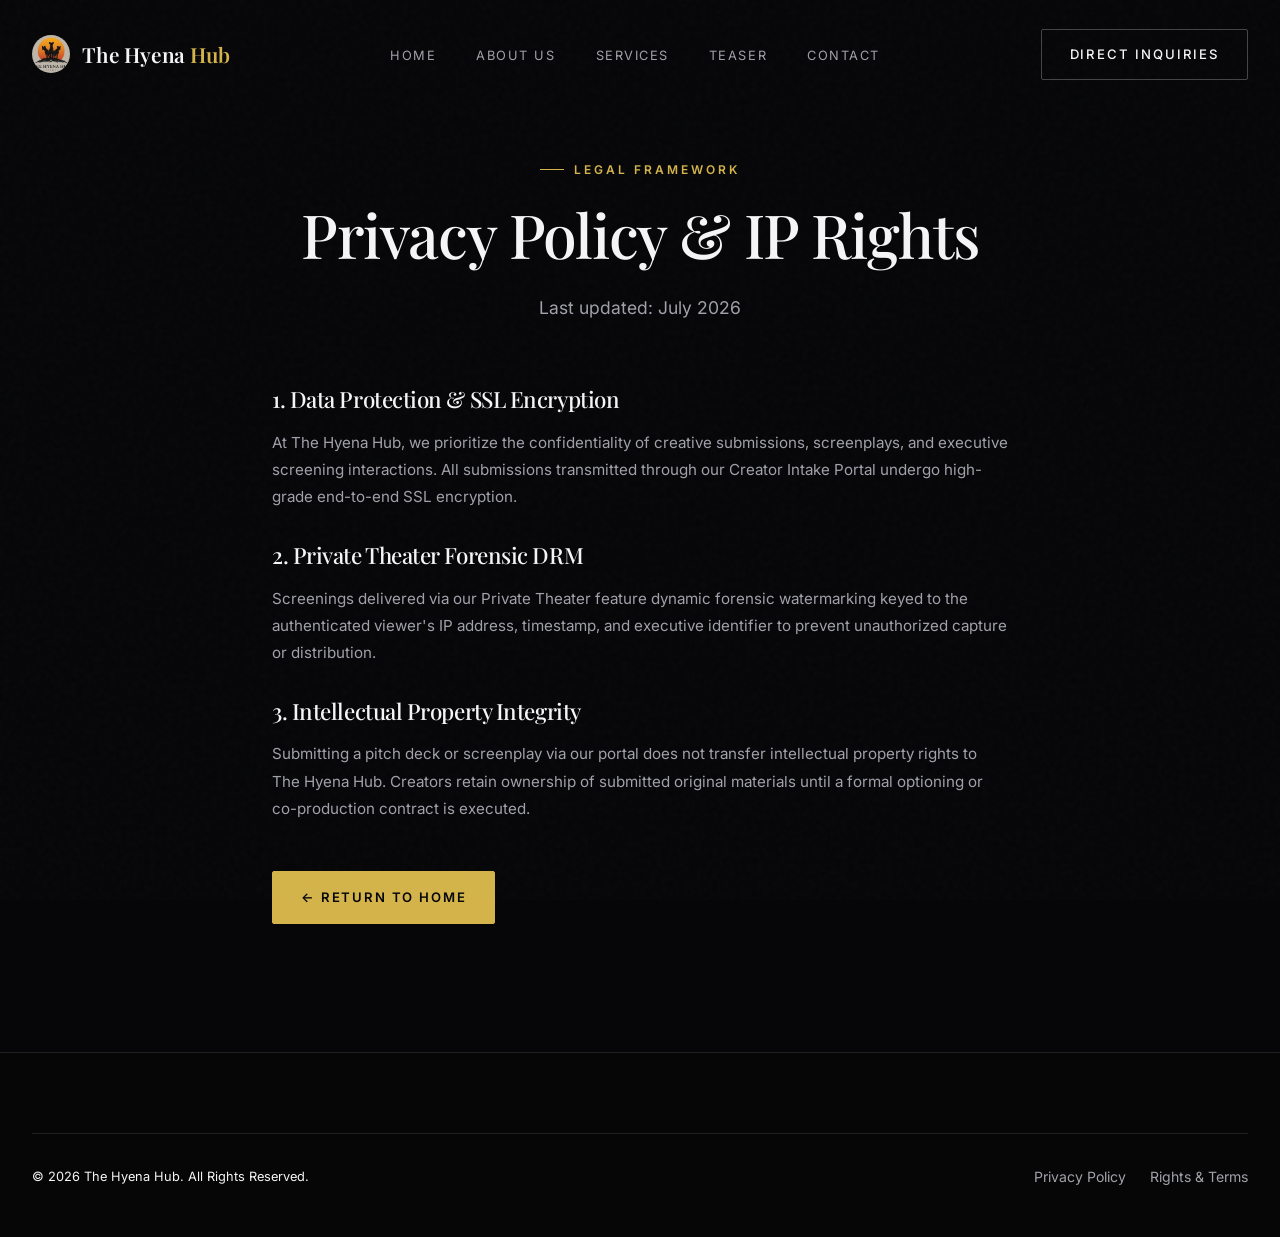
<file: pages/privacy.html>
<!DOCTYPE html>
<html lang="en">
<head>
  <meta charset="UTF-8">
  <meta name="viewport" content="width=device-width, initial-scale=1.0">
  <title>Privacy Policy & Rights — The Hyena Hub</title>
  <meta name="description" content="Privacy Policy, DRM encrypted screener terms, and intellectual property rights at The Hyena Hub.">
  
  <link rel="preconnect" href="https://fonts.googleapis.com">
  <link rel="preconnect" href="https://fonts.gstatic.com" crossorigin>
  <link href="https://fonts.googleapis.com/css2?family=Inter:wght@300;400;500;600;700&family=Playfair+Display:ital,wght@0,400;0,500;0,600;0,700;1,400&display=swap" rel="stylesheet">
  
  <link rel="stylesheet" href="../css/style.css">
  <link rel="icon" href="../favicon.ico" type="image/x-icon">
</head>
<body>

  <!-- NAVBAR -->
  <header class="navbar" id="navbar">
    <div class="nav-container">
      <a href="../index.html" class="brand-logo">
        <img src="../assets/images/logo/logo.png" alt="The Hyena Hub Logo">
        <span class="brand-text">The Hyena <span>Hub</span></span>
      </a>

      <ul class="nav-links">
        <li><a href="../index.html" class="nav-link">Home</a></li>
        <li><a href="../about.html" class="nav-link">About Us</a></li>
        <li><a href="../services.html" class="nav-link">Services</a></li>
        <li><a href="../portfolio.html" class="nav-link">Teaser</a></li>
        <li><a href="../contact.html" class="nav-link">Contact</a></li>
      </ul>

      <div class="nav-actions">
        <a href="../inquiries.html" class="btn btn-outline-gold">Direct Inquiries</a>
        <button class="hamburger-btn" id="hamburgerBtn" aria-label="Toggle Navigation">
          <span></span>
          <span></span>
          <span></span>
        </button>
      </div>
    </div>
  </header>

  <div class="mobile-drawer" id="mobileDrawer">
    <ul class="mobile-nav-links">
      <li><a href="../index.html" class="mobile-nav-link">Home</a></li>
      <li><a href="../about.html" class="mobile-nav-link">About Us</a></li>
      <li><a href="../services.html" class="mobile-nav-link">Services</a></li>
      <li><a href="../portfolio.html" class="mobile-nav-link">Teaser</a></li>
      <li><a href="../contact.html" class="mobile-nav-link">Contact</a></li>
    </ul>
    <a href="../inquiries.html" class="btn btn-gold" style="width: 100%;">Direct Inquiries</a>
  </div>

  <section class="section" style="padding-top: 10rem;">
    <div class="container" style="max-width: 800px;">
      <div class="section-header center fade-in-up">
        <span class="section-label">Legal Framework</span>
        <h1 class="section-title">Privacy Policy & IP Rights</h1>
        <p class="section-subtitle">Last updated: July 2026</p>
      </div>

      <div style="color: var(--color-text-muted); line-height: 1.8; font-size: 0.95rem;" class="fade-in-up delay-1">
        <h2 style="color: var(--color-white); font-size: 1.4rem; margin: 2rem 0 1rem;">1. Data Protection & SSL Encryption</h2>
        <p>
          At The Hyena Hub, we prioritize the confidentiality of creative submissions, screenplays, and executive screening interactions. All submissions transmitted through our Creator Intake Portal undergo high-grade end-to-end SSL encryption.
        </p>

        <h2 style="color: var(--color-white); font-size: 1.4rem; margin: 2rem 0 1rem;">2. Private Theater Forensic DRM</h2>
        <p>
          Screenings delivered via our Private Theater feature dynamic forensic watermarking keyed to the authenticated viewer's IP address, timestamp, and executive identifier to prevent unauthorized capture or distribution.
        </p>

        <h2 style="color: var(--color-white); font-size: 1.4rem; margin: 2rem 0 1rem;">3. Intellectual Property Integrity</h2>
        <p>
          Submitting a pitch deck or screenplay via our portal does not transfer intellectual property rights to The Hyena Hub. Creators retain ownership of submitted original materials until a formal optioning or co-production contract is executed.
        </p>

        <div style="margin-top: 3rem;">
          <a href="../index.html" class="btn btn-gold">← Return to Home</a>
        </div>
      </div>
    </div>
  </section>

  <footer class="footer">
    <div class="container">
      <div class="footer-bottom">
        <div>&copy; 2026 The Hyena Hub. All Rights Reserved.</div>
        <div style="display: flex; gap: 1.5rem;">
          <a href="privacy.html" class="footer-link">Privacy Policy</a>
          <a href="terms.html" class="footer-link">Rights & Terms</a>
        </div>
      </div>
    </div>
  </footer>

  <script type="module" src="../js/main.js"></script>
</body>
</html>
</file>
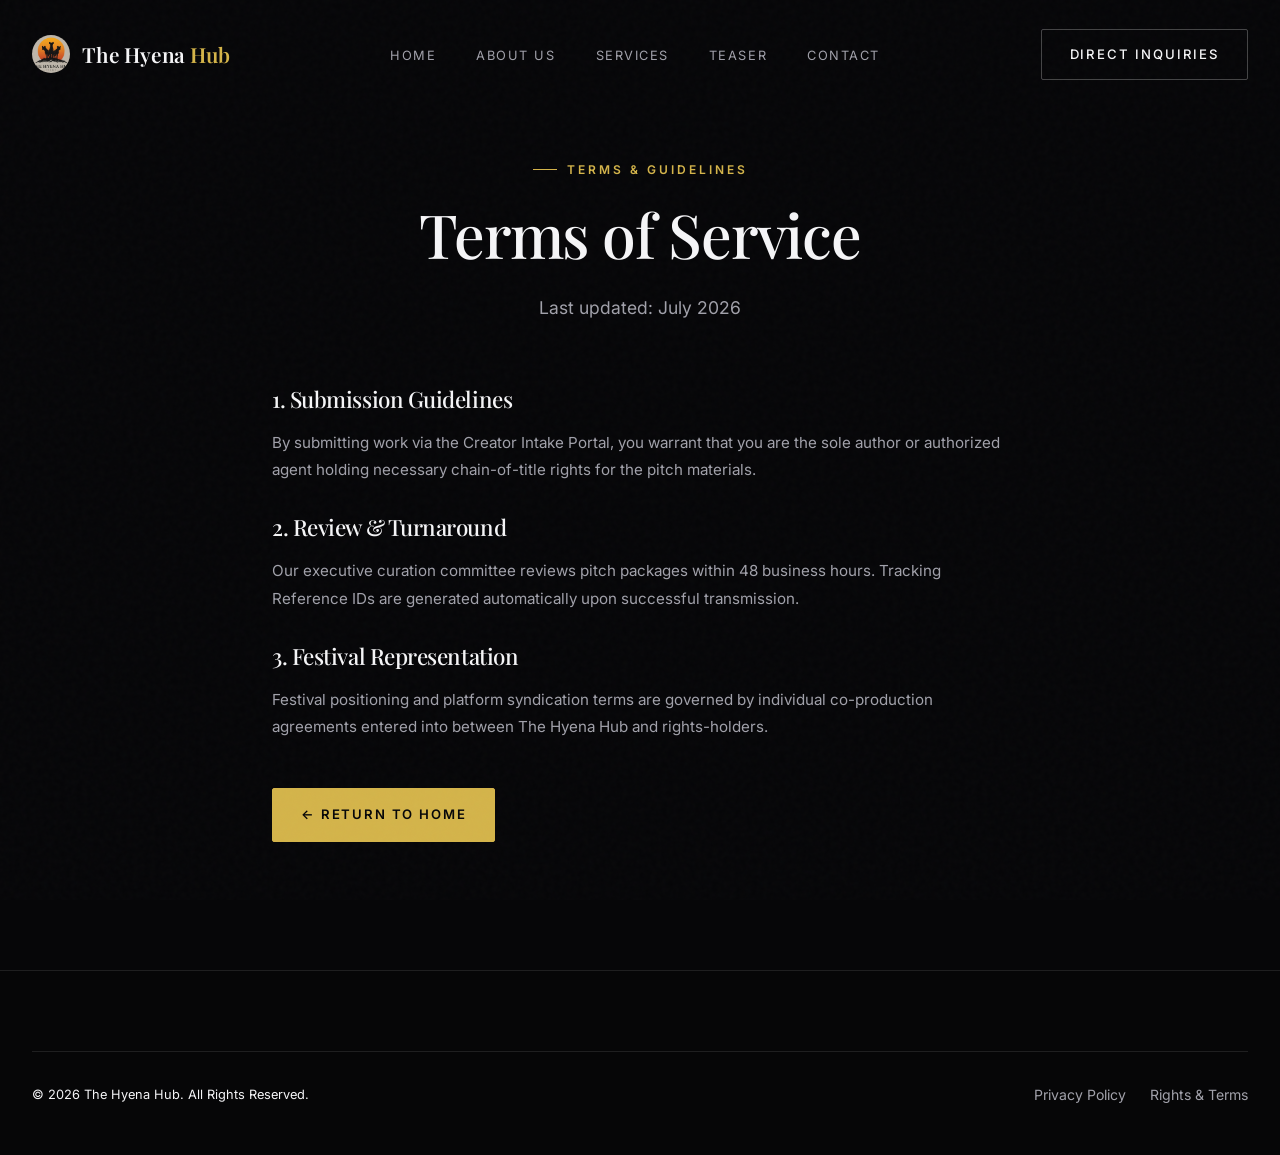
<file: pages/terms.html>
<!DOCTYPE html>
<html lang="en">
<head>
  <meta charset="UTF-8">
  <meta name="viewport" content="width=device-width, initial-scale=1.0">
  <title>Terms of Service — The Hyena Hub</title>
  <meta name="description" content="Terms of service and festival submission notice for The Hyena Hub.">
  
  <link rel="preconnect" href="https://fonts.googleapis.com">
  <link rel="preconnect" href="https://fonts.gstatic.com" crossorigin>
  <link href="https://fonts.googleapis.com/css2?family=Inter:wght@300;400;500;600;700&family=Playfair+Display:ital,wght@0,400;0,500;0,600;0,700;1,400&display=swap" rel="stylesheet">
  
  <link rel="stylesheet" href="../css/style.css">
  <link rel="icon" href="../favicon.ico" type="image/x-icon">
</head>
<body>

  <!-- NAVBAR -->
  <header class="navbar" id="navbar">
    <div class="nav-container">
      <a href="../index.html" class="brand-logo">
        <img src="../assets/images/logo/logo.png" alt="The Hyena Hub Logo">
        <span class="brand-text">The Hyena <span>Hub</span></span>
      </a>

      <ul class="nav-links">
        <li><a href="../index.html" class="nav-link">Home</a></li>
        <li><a href="../about.html" class="nav-link">About Us</a></li>
        <li><a href="../services.html" class="nav-link">Services</a></li>
        <li><a href="../portfolio.html" class="nav-link">Teaser</a></li>
        <li><a href="../contact.html" class="nav-link">Contact</a></li>
      </ul>

      <div class="nav-actions">
        <a href="../inquiries.html" class="btn btn-outline-gold">Direct Inquiries</a>
        <button class="hamburger-btn" id="hamburgerBtn" aria-label="Toggle Navigation">
          <span></span>
          <span></span>
          <span></span>
        </button>
      </div>
    </div>
  </header>

  <div class="mobile-drawer" id="mobileDrawer">
    <ul class="mobile-nav-links">
      <li><a href="../index.html" class="mobile-nav-link">Home</a></li>
      <li><a href="../about.html" class="mobile-nav-link">About Us</a></li>
      <li><a href="../services.html" class="mobile-nav-link">Services</a></li>
      <li><a href="../portfolio.html" class="mobile-nav-link">Teaser</a></li>
      <li><a href="../contact.html" class="mobile-nav-link">Contact</a></li>
    </ul>
    <a href="../inquiries.html" class="btn btn-gold" style="width: 100%;">Direct Inquiries</a>
  </div>

  <section class="section" style="padding-top: 10rem;">
    <div class="container" style="max-width: 800px;">
      <div class="section-header center fade-in-up">
        <span class="section-label">Terms & Guidelines</span>
        <h1 class="section-title">Terms of Service</h1>
        <p class="section-subtitle">Last updated: July 2026</p>
      </div>

      <div style="color: var(--color-text-muted); line-height: 1.8; font-size: 0.95rem;" class="fade-in-up delay-1">
        <h2 style="color: var(--color-white); font-size: 1.4rem; margin: 2rem 0 1rem;">1. Submission Guidelines</h2>
        <p>
          By submitting work via the Creator Intake Portal, you warrant that you are the sole author or authorized agent holding necessary chain-of-title rights for the pitch materials.
        </p>

        <h2 style="color: var(--color-white); font-size: 1.4rem; margin: 2rem 0 1rem;">2. Review & Turnaround</h2>
        <p>
          Our executive curation committee reviews pitch packages within 48 business hours. Tracking Reference IDs are generated automatically upon successful transmission.
        </p>

        <h2 style="color: var(--color-white); font-size: 1.4rem; margin: 2rem 0 1rem;">3. Festival Representation</h2>
        <p>
          Festival positioning and platform syndication terms are governed by individual co-production agreements entered into between The Hyena Hub and rights-holders.
        </p>

        <div style="margin-top: 3rem;">
          <a href="../index.html" class="btn btn-gold">← Return to Home</a>
        </div>
      </div>
    </div>
  </section>

  <footer class="footer">
    <div class="container">
      <div class="footer-bottom">
        <div>&copy; 2026 The Hyena Hub. All Rights Reserved.</div>
        <div style="display: flex; gap: 1.5rem;">
          <a href="privacy.html" class="footer-link">Privacy Policy</a>
          <a href="terms.html" class="footer-link">Rights & Terms</a>
        </div>
      </div>
    </div>
  </footer>

  <script type="module" src="../js/main.js"></script>
</body>
</html>
</file>
<file: css/style.css>
/* ==========================================================================
   THE HYENA HUB — Master Stylesheet & Editorial Cinema Art Direction (Pass 3)
   ========================================================================== */

@import 'variables.css';
@import 'animations.css';
@import 'components.css';
@import 'responsive.css';

/* --------------------------------------------------------------------------
   00. GLOBAL CINEMATIC GRAIN OVERLAY
   -------------------------------------------------------------------------- */
.cinematic-grain-overlay {
  position: fixed;
  inset: 0;
  pointer-events: none;
  z-index: 99999;
  opacity: 0.035;
  background-image: radial-gradient(rgba(255, 255, 255, 0.4) 1px, transparent 1px);
  background-size: 4px 4px;
}

/* --------------------------------------------------------------------------
   01. HERO SECTION STYLING (ASYMMETRIC EDITORIAL POSTER COMPOSITION)
   -------------------------------------------------------------------------- */
.hero {
  position: relative;
  min-height: 100vh;
  display: flex;
  align-items: center;
  justify-content: flex-start;
  padding: 8rem 5vw 5rem;
  overflow: hidden;
  background-color: var(--color-cinematic-black, #060608);
}

@media (max-width: 1024px) {
  .hero {
    padding: 8rem 2rem 4rem;
    justify-content: center;
  }
}

.hero-media-wrap {
  position: absolute;
  top: 0; left: 0; width: 100%; height: 100%;
  z-index: 1;
}

.hero-backdrop-img {
  width: 100%;
  height: 100%;
  object-fit: cover;
  object-position: 70% center;
  filter: brightness(0.7) contrast(1.1);
  transform: scale(1.03);
  animation: heroZoomFloat 28s infinite alternate cubic-bezier(0.25, 1, 0.5, 1);
}

@keyframes heroZoomFloat {
  0% { transform: scale(1.02) translateX(0); }
  100% { transform: scale(1.1) translateX(-15px); }
}

.hero-overlay {
  position: absolute;
  top: 0; left: 0; width: 100%; height: 100%;
  background: linear-gradient(90deg, rgba(6, 6, 8, 0.92) 0%, rgba(6, 6, 8, 0.65) 45%, rgba(6, 6, 8, 0.3) 100%);
}

.hero-content {
  position: relative;
  z-index: 2;
  max-width: 640px;
  text-align: left;
  margin: 0;
}

@media (max-width: 1024px) {
  .hero-content {
    text-align: center;
    margin: 0 auto;
  }
}

.hero-meta-tag {
  display: inline-flex;
  align-items: center;
  gap: 12px;
  font-family: var(--font-metadata, monospace);
  font-size: 0.72rem;
  letter-spacing: 0.25em;
  text-transform: uppercase;
  color: var(--color-champagne-gold, #D4B44A);
  margin-bottom: 2rem;
}

.hero-meta-tag::before {
  content: "";
  width: 24px;
  height: 1px;
  background-color: var(--color-champagne-gold);
}

.hero-title {
  font-family: var(--font-heading, 'Playfair Display', serif);
  font-size: clamp(3.2rem, 7vw, 5.8rem);
  font-weight: 700;
  line-height: 1.05;
  letter-spacing: -0.02em;
  color: var(--color-ivory, #F5F5F7);
  margin-bottom: 1.8rem;
  text-transform: uppercase;
}

.text-gold-accent {
  color: var(--color-champagne-gold, #D4B44A);
}

.hero-subtext {
  font-size: clamp(1.05rem, 1.8vw, 1.25rem);
  color: var(--color-muted-grey, #A1A1AA);
  max-width: 580px;
  margin-bottom: 2.8rem;
  line-height: 1.7;
  font-weight: 300;
}

@media (max-width: 1024px) {
  .hero-subtext {
    margin-left: auto;
    margin-right: auto;
  }
}

.hero-cta-group {
  display: flex;
  align-items: center;
  gap: 1.5rem;
  flex-wrap: wrap;
}

@media (max-width: 1024px) {
  .hero-cta-group {
    justify-content: center;
  }
}

.scroll-indicator {
  position: absolute;
  bottom: 2.5rem;
  left: 5vw;
  z-index: 2;
  display: flex;
  flex-direction: column;
  align-items: flex-start;
  gap: 8px;
  color: var(--color-muted-grey);
  text-decoration: none;
  font-family: var(--font-metadata, monospace);
  font-size: 0.68rem;
  text-transform: uppercase;
  letter-spacing: 0.25em;
  transition: color var(--transition-fast);
}

@media (max-width: 1024px) {
  .scroll-indicator {
    left: 50%;
    transform: translateX(-50%);
    align-items: center;
  }
}

.scroll-indicator:hover {
  color: var(--color-champagne-gold);
}

.scroll-arrow {
  width: 1px;
  height: 36px;
  background: linear-gradient(to bottom, var(--color-champagne-gold), transparent);
  animation: scrollDrop 2s infinite;
}

@keyframes scrollDrop {
  0% { transform: scaleY(0); transform-origin: top; }
  50% { transform: scaleY(1); transform-origin: top; }
  50.1% { transform: scaleY(1); transform-origin: bottom; }
  100% { transform: scaleY(0); transform-origin: bottom; }
}

/* --------------------------------------------------------------------------
   02. EDITORIAL BRAND STATEMENT / MANIFESTO TITLE CARD
   -------------------------------------------------------------------------- */
.brand-statement-section {
  padding: clamp(7rem, 12vw, 11rem) 2rem;
  background-color: var(--color-cinematic-black);
  position: relative;
  text-align: center;
}

.statement-wrap {
  max-width: 1100px;
  margin: 0 auto;
}

.statement-tag {
  font-family: var(--font-metadata, monospace);
  font-size: 0.7rem;
  letter-spacing: 0.35em;
  text-transform: uppercase;
  color: var(--color-champagne-gold);
  margin-bottom: 2.5rem;
  display: block;
}

.editorial-headline-sub {
  font-family: var(--font-heading, 'Playfair Display', serif);
  font-size: clamp(1.4rem, 3vw, 2.2rem);
  font-weight: 500;
  color: var(--color-muted-grey);
  text-transform: uppercase;
  letter-spacing: 0.05em;
  margin-bottom: 1.2rem;
}

.editorial-headline-main {
  font-family: var(--font-heading, 'Playfair Display', serif);
  font-size: clamp(2.8rem, 6.5vw, 5.5rem);
  font-weight: 700;
  line-height: 1.1;
  color: var(--color-ivory);
  text-transform: uppercase;
  letter-spacing: -0.01em;
}

.gold-divider-rule {
  width: 50px;
  height: 1px;
  background: var(--color-champagne-gold);
  opacity: 0.4;
  margin: 4rem auto 0;
}

/* --------------------------------------------------------------------------
   03. HYENA PHILOSOPHY SECTION (50/50 MONUMENTAL SPREAD)
   -------------------------------------------------------------------------- */
.hyena-philosophy-section {
  padding: clamp(6rem, 10vw, 9rem) 2rem;
  background: var(--color-cinematic-black);
  position: relative;
  overflow: hidden;
}

.philosophy-grid {
  max-width: 1320px;
  margin: 0 auto;
  display: grid;
  grid-template-columns: 1fr 1fr;
  gap: 5rem;
  align-items: center;
}

@media (max-width: 1024px) {
  .philosophy-grid {
    grid-template-columns: 1fr;
    gap: 3.5rem;
  }
}

.hyena-imagery-wrap {
  position: relative;
  overflow: hidden;
}

.hyena-img {
  width: 100%;
  height: 560px;
  object-fit: cover;
  object-position: center;
  filter: contrast(1.18) brightness(0.88);
  transition: transform 0.9s cubic-bezier(0.16, 1, 0.3, 1);
}

.hyena-imagery-wrap:hover .hyena-img {
  transform: scale(1.03);
}

.hyena-img-vignette {
  position: absolute;
  inset: 0;
  background: radial-gradient(circle at center, transparent 40%, var(--color-cinematic-black) 95%);
  pointer-events: none;
}

.philosophy-content {
  display: flex;
  flex-direction: column;
  justify-content: center;
}

.philosophy-tag {
  font-family: var(--font-metadata, monospace);
  font-size: 0.72rem;
  letter-spacing: 0.25em;
  color: var(--color-champagne-gold);
  text-transform: uppercase;
  margin-bottom: 1rem;
}

.philosophy-title {
  font-family: var(--font-heading, 'Playfair Display', serif);
  font-size: clamp(2.4rem, 4.5vw, 3.8rem);
  font-weight: 700;
  line-height: 1.15;
  color: var(--color-ivory);
  margin-bottom: 1.5rem;
}

.philosophy-desc {
  font-size: 1.08rem;
  color: var(--color-muted-grey);
  line-height: 1.8;
  margin-bottom: 2.5rem;
  font-weight: 300;
}

.philosophy-traits {
  display: grid;
  grid-template-columns: repeat(2, 1fr);
  gap: 2rem;
  padding-top: 2rem;
  border-top: 1px solid rgba(255, 255, 255, 0.08);
}

.trait-item-title {
  font-family: var(--font-metadata, monospace);
  font-size: 0.78rem;
  color: var(--color-champagne-gold);
  text-transform: uppercase;
  letter-spacing: 0.15em;
  margin-bottom: 6px;
}

.trait-item-desc {
  font-size: 0.88rem;
  color: var(--color-muted-grey);
  line-height: 1.6;
  font-weight: 300;
}
</file>
